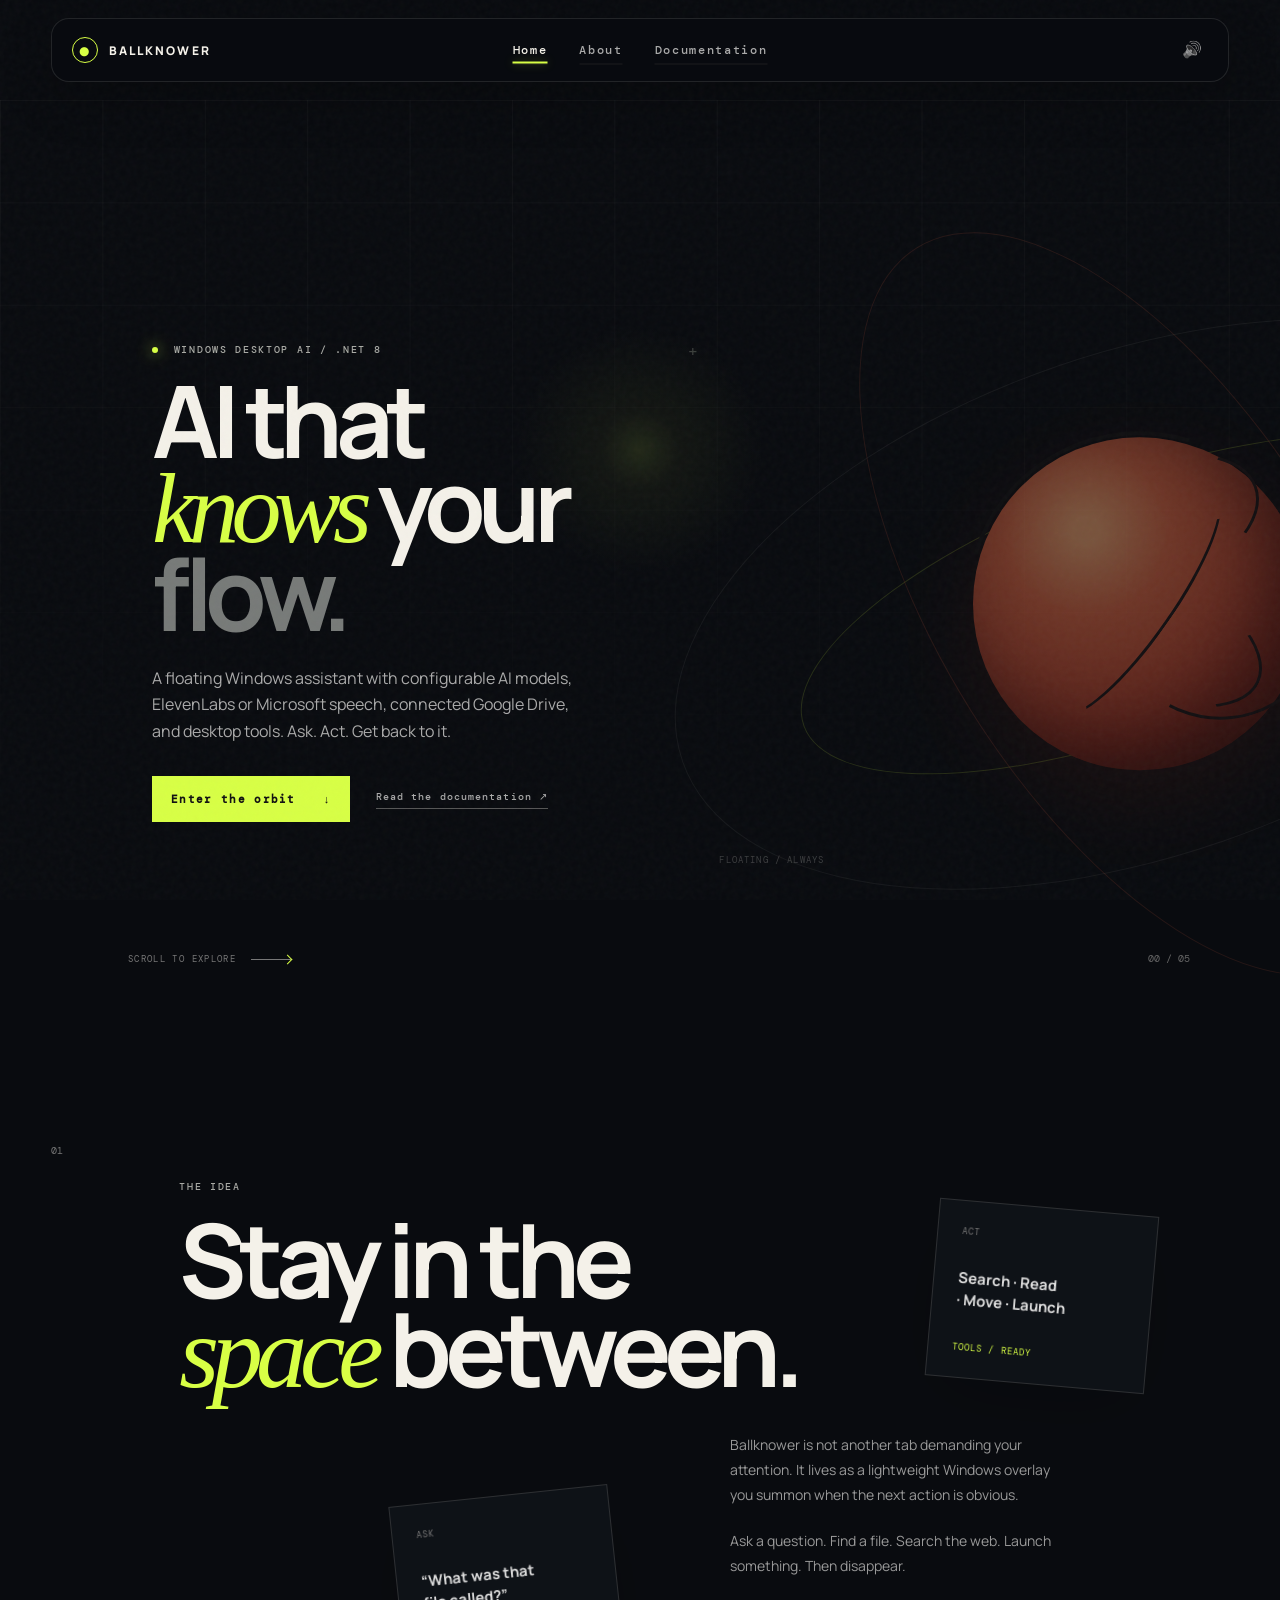
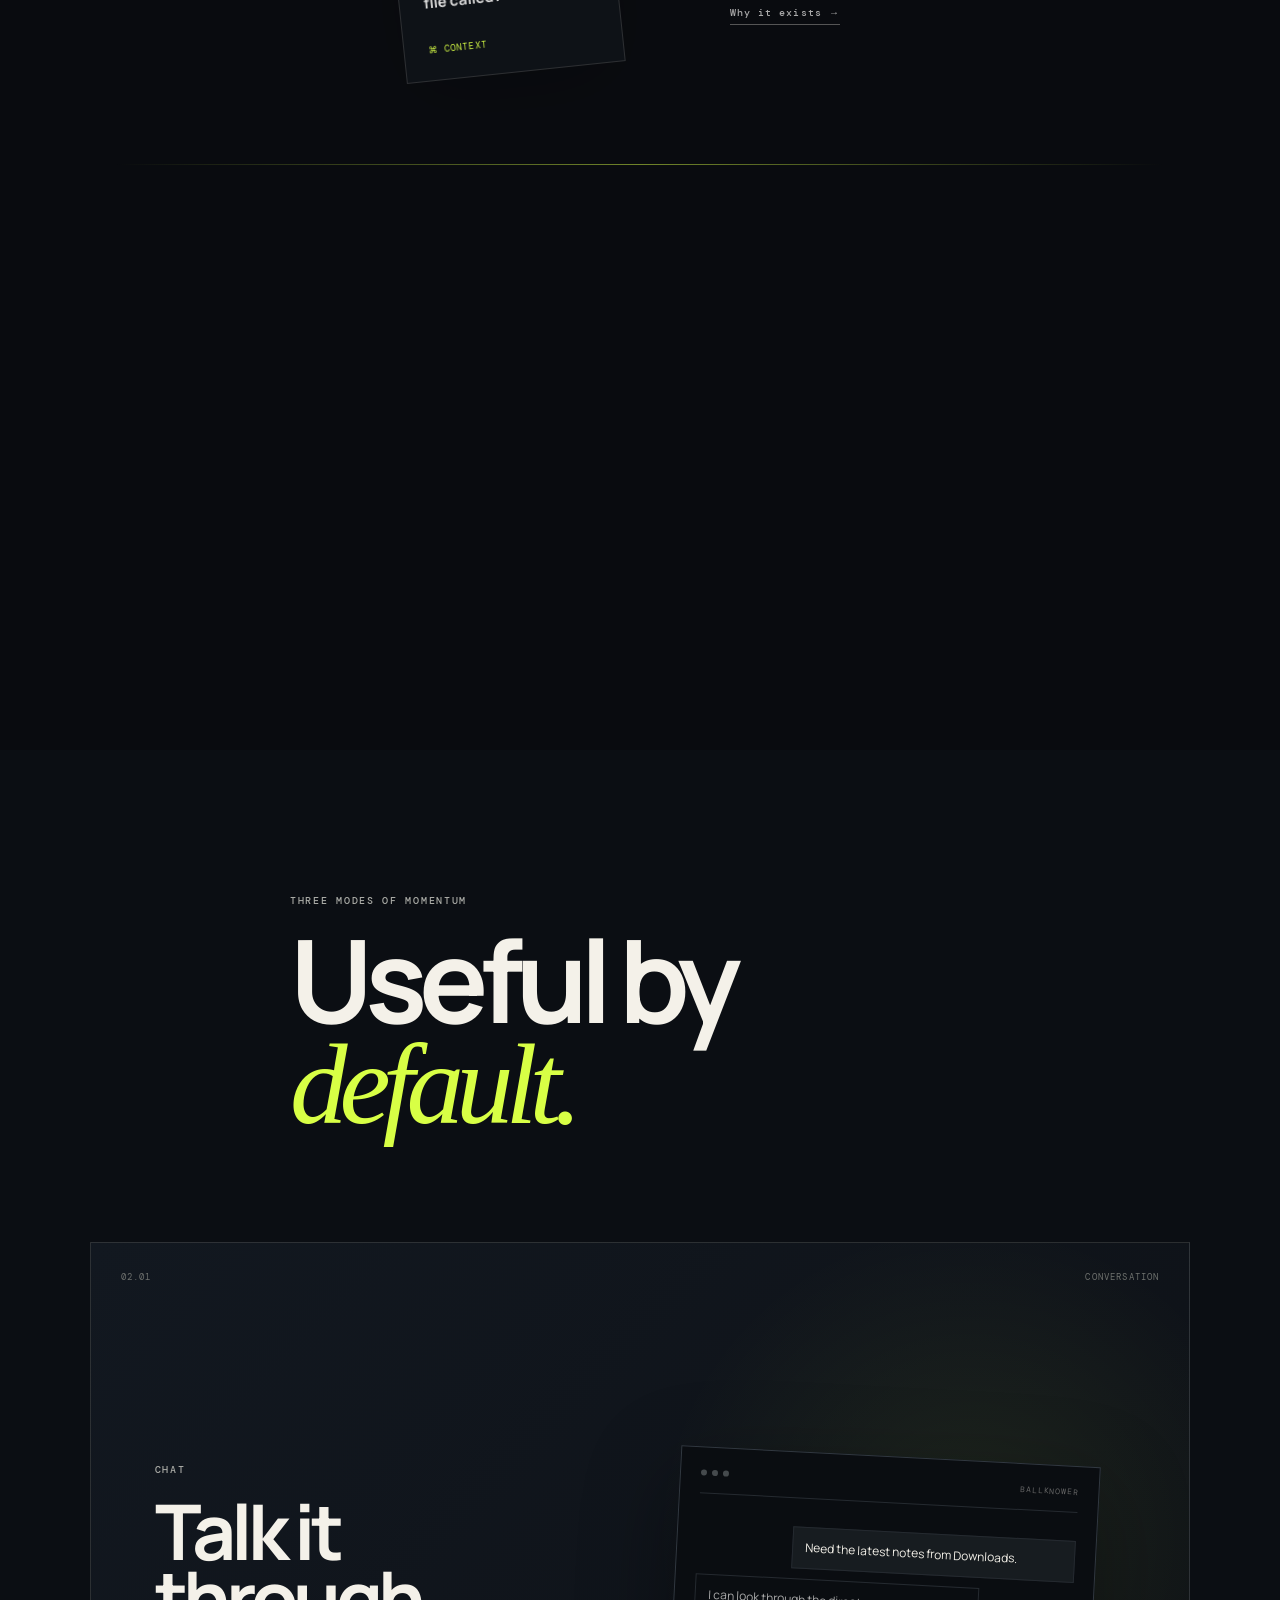
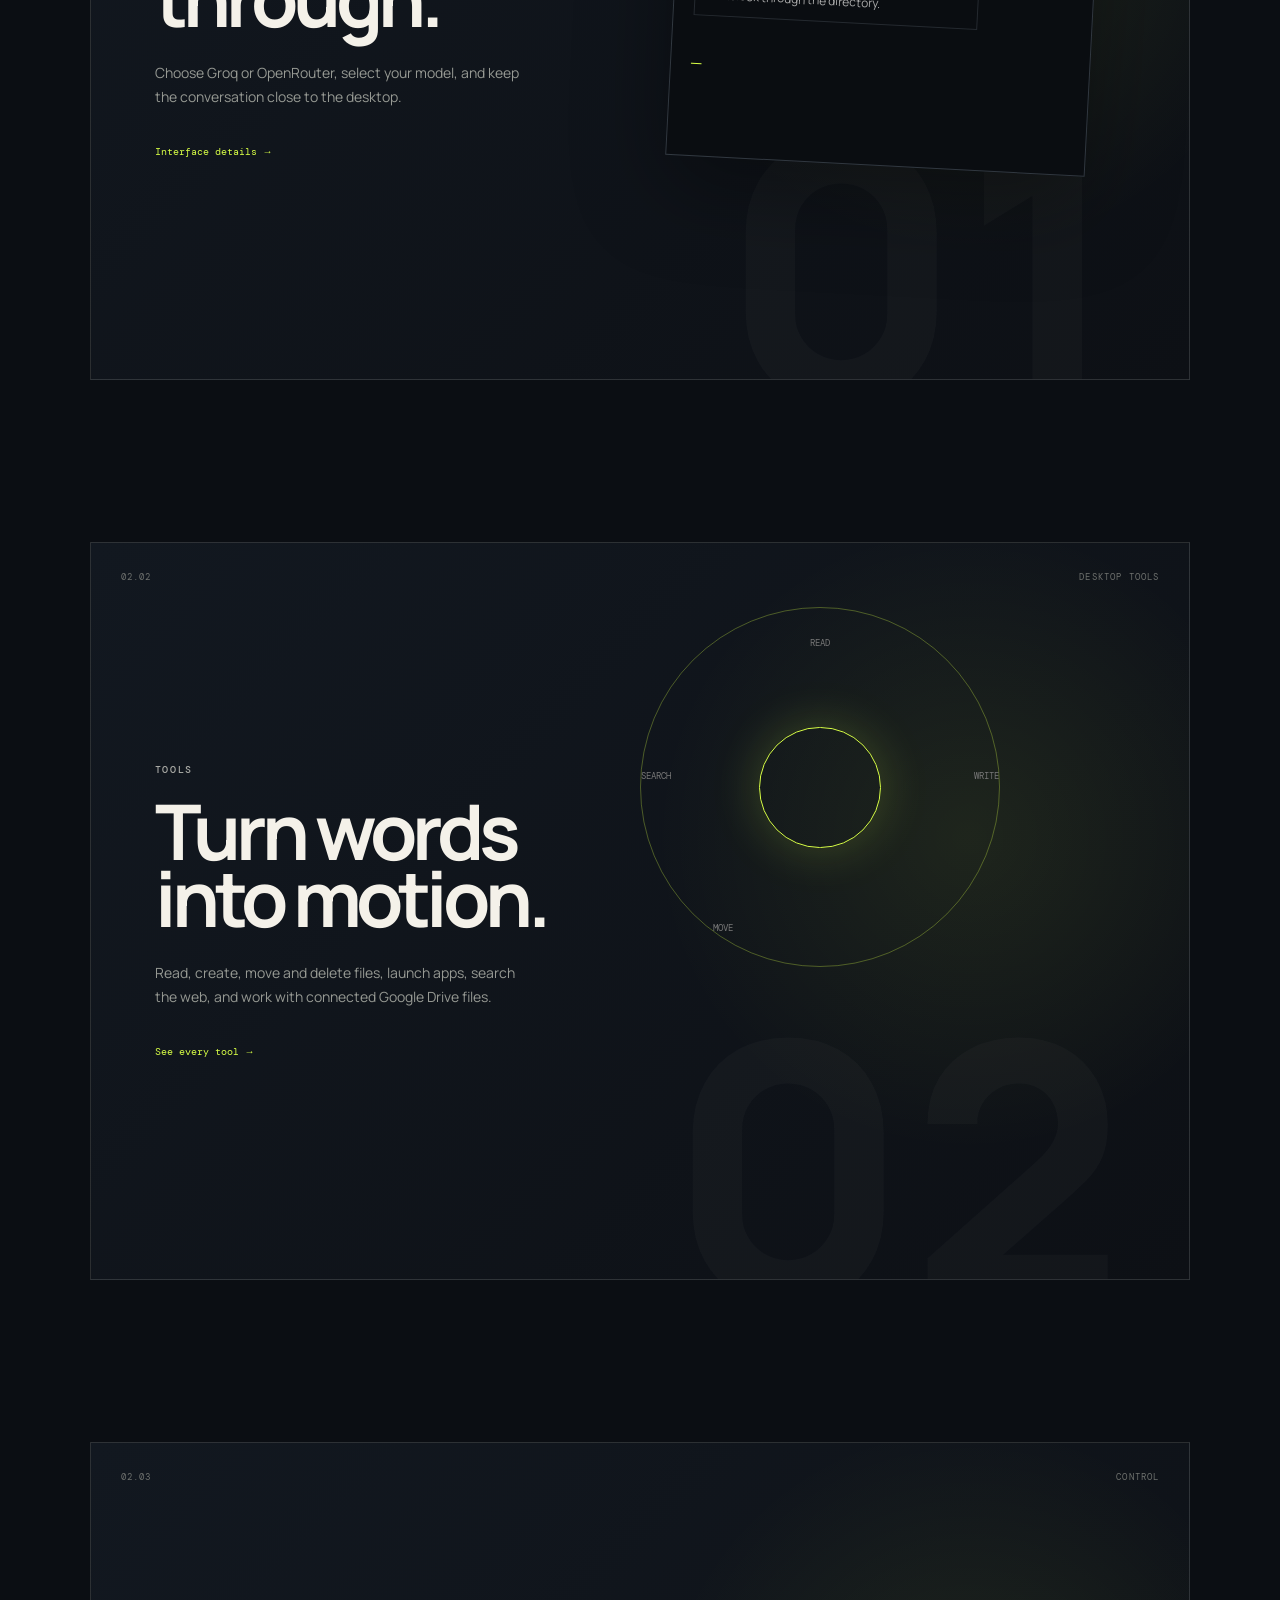
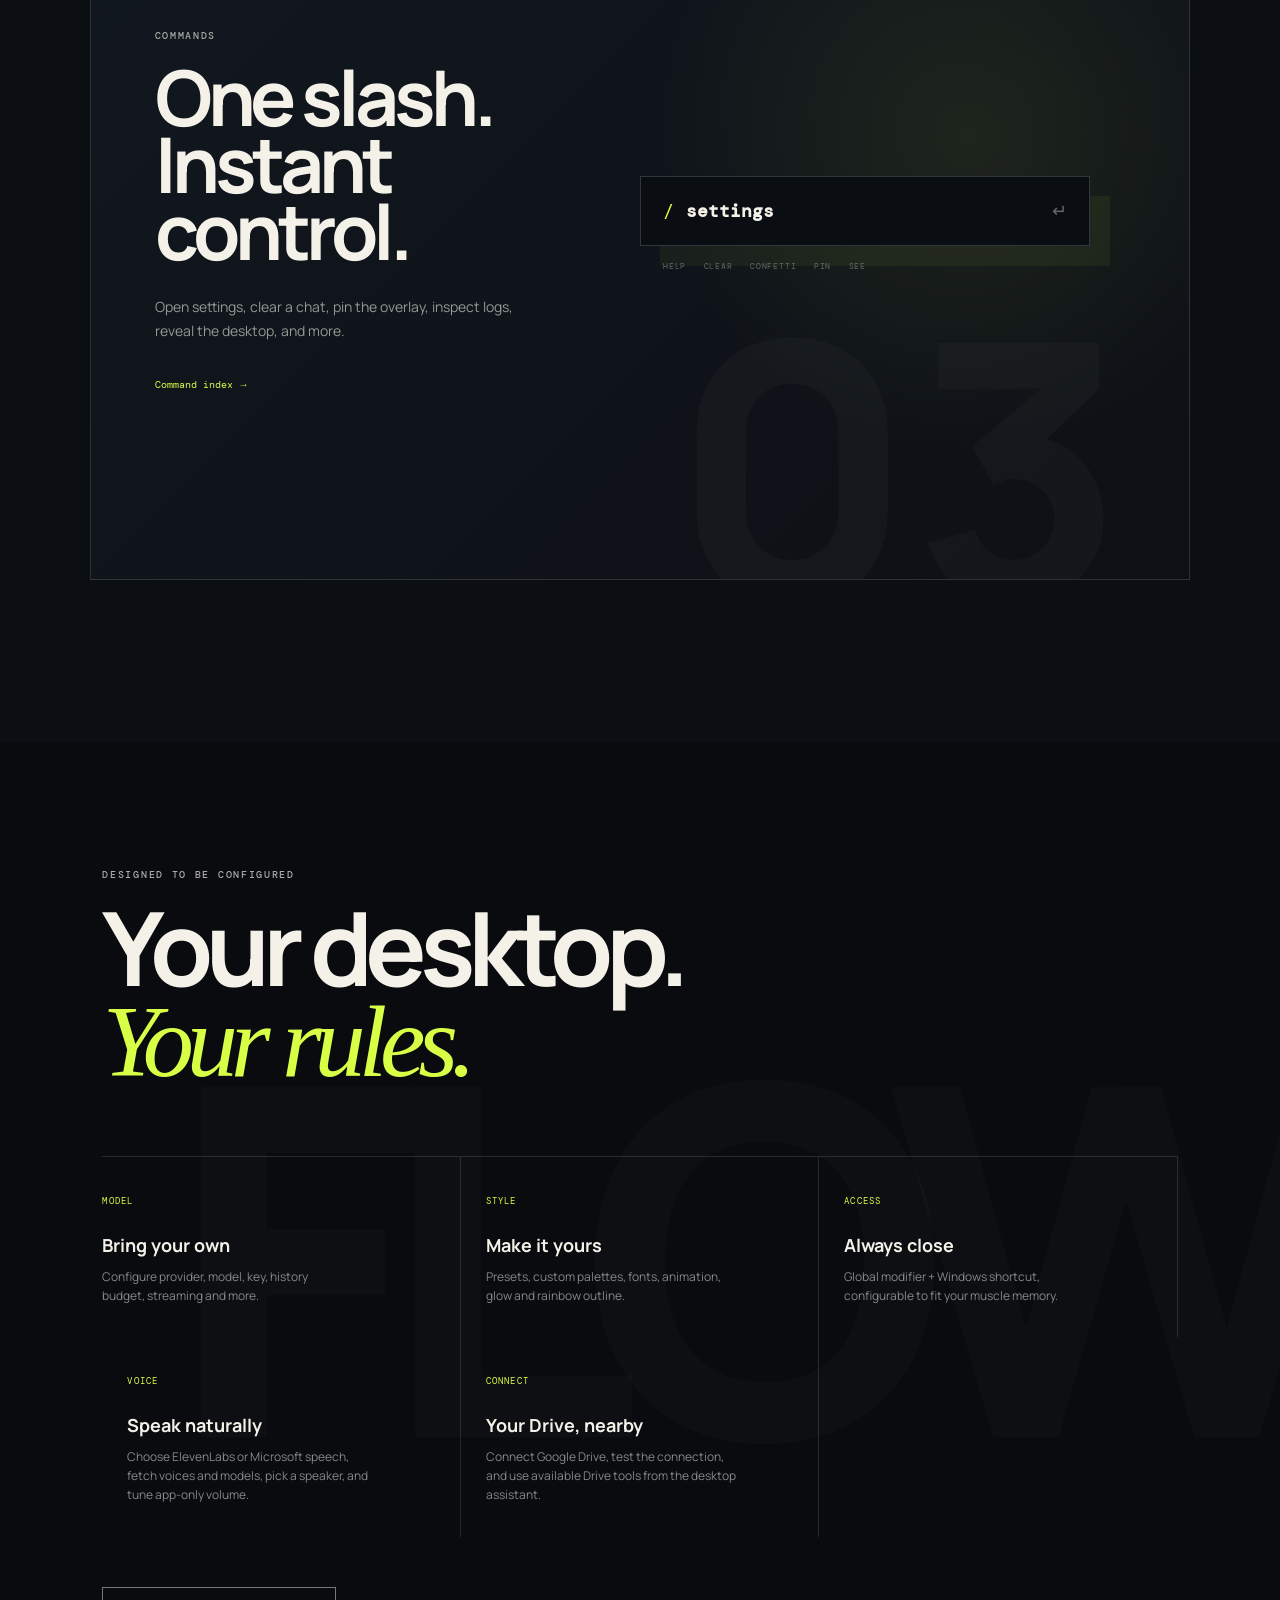
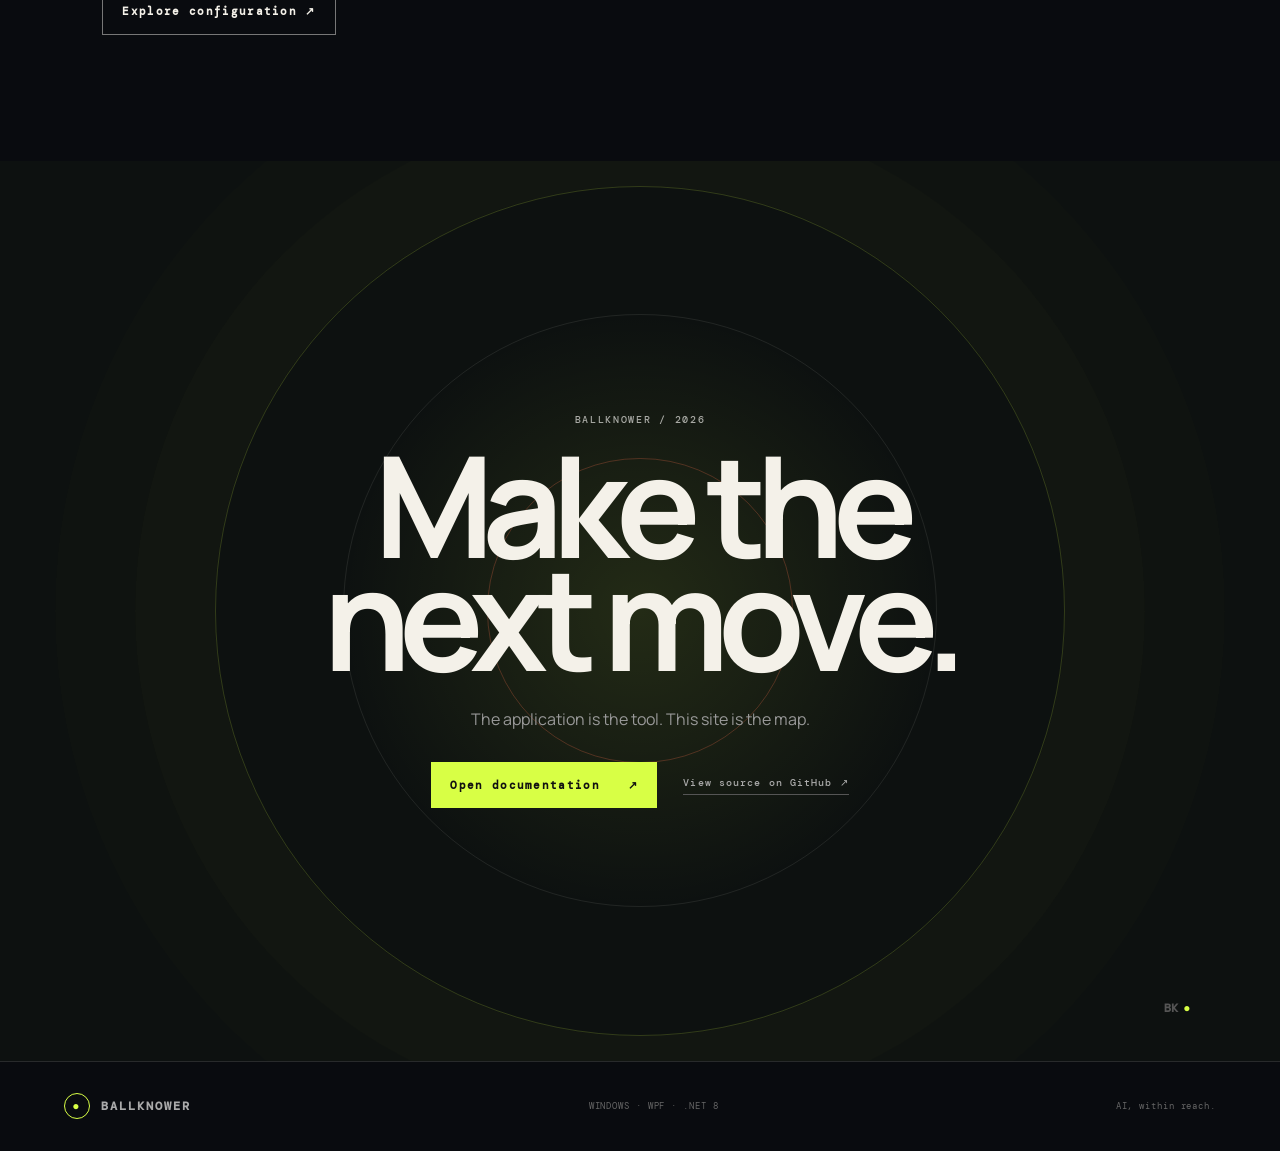
<file: index.html>
<!doctype html>
<html lang="en">
<head>
  <meta charset="utf-8">
  <meta name="viewport" content="width=device-width, initial-scale=1">
  <meta http-equiv="refresh" content="0; url=./docs/">
  <link rel="canonical" href="./docs/">
  <title>Ballknower</title>
  <script>
    window.location.replace("./docs/");
  </script>
</head>
<body>
  <p>Redirecting to <a href="./docs/">Ballknower</a>…</p>
</body>
</html>
</file>
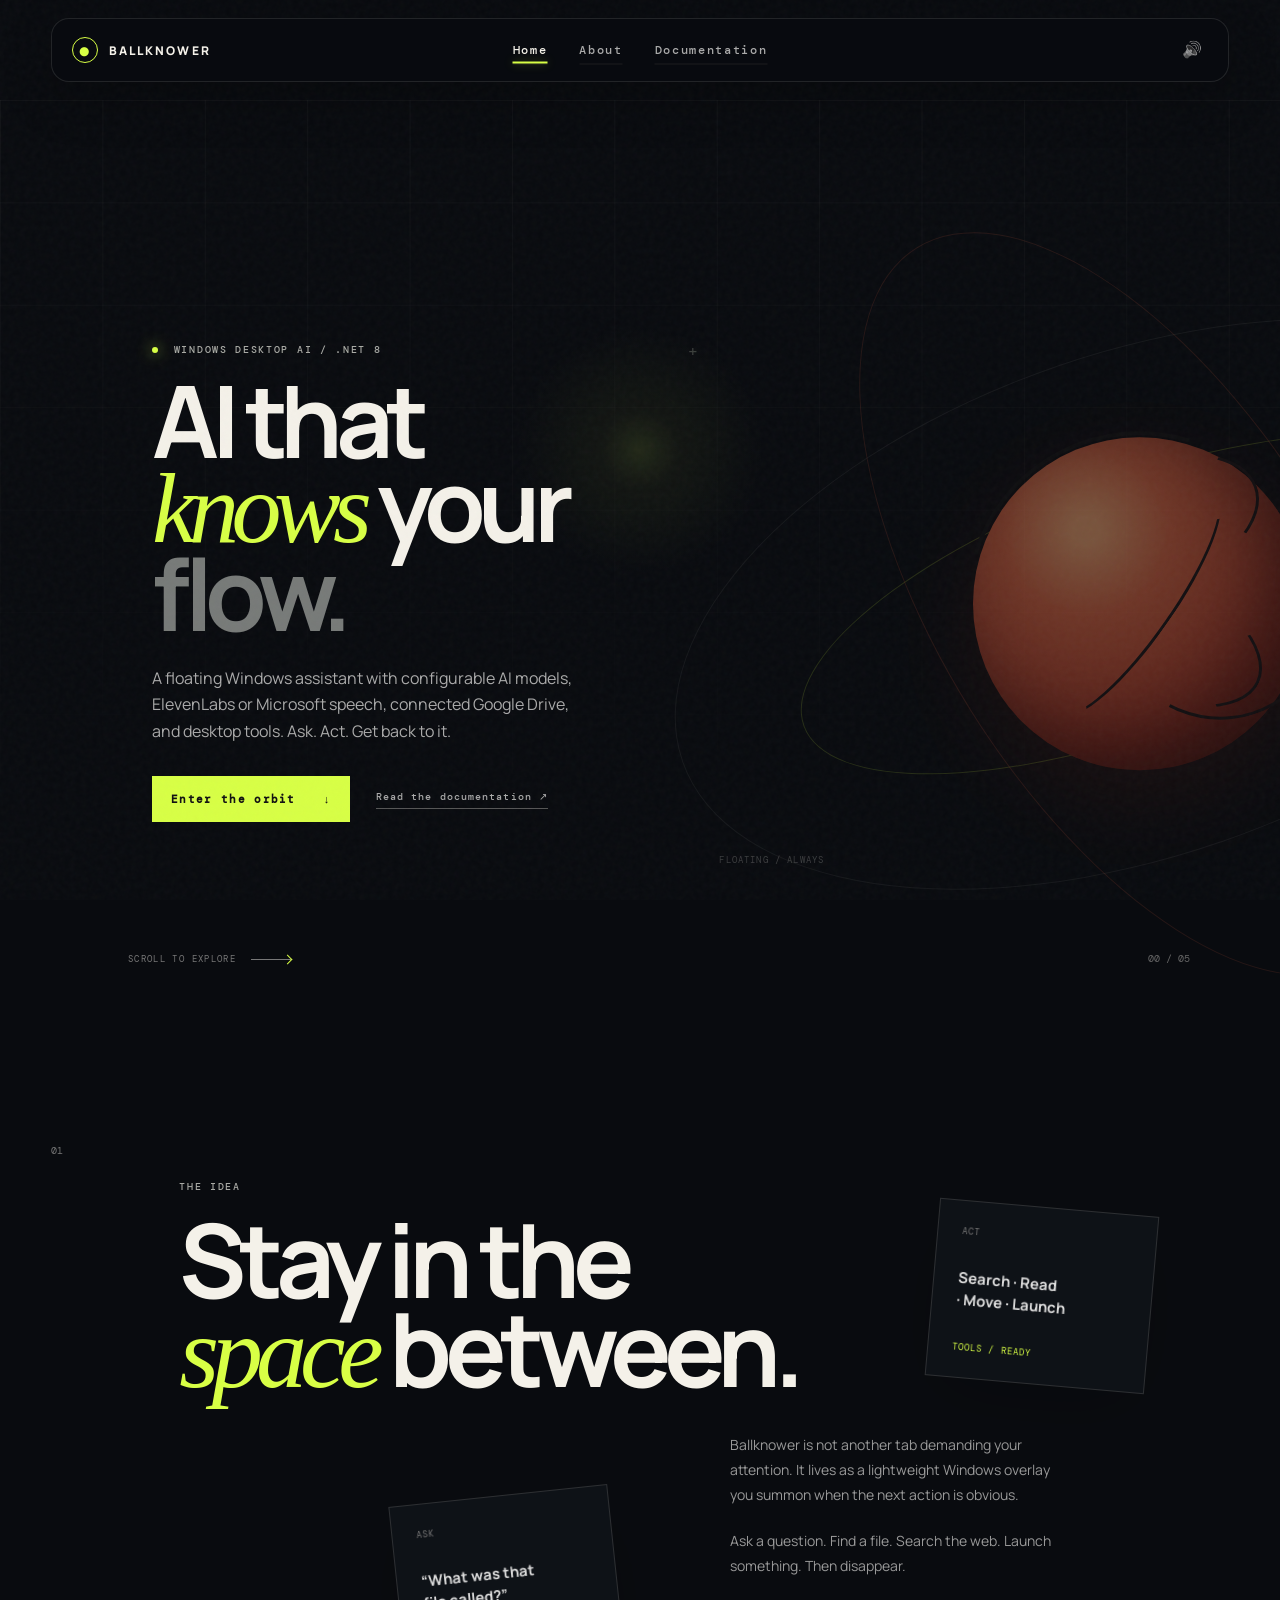
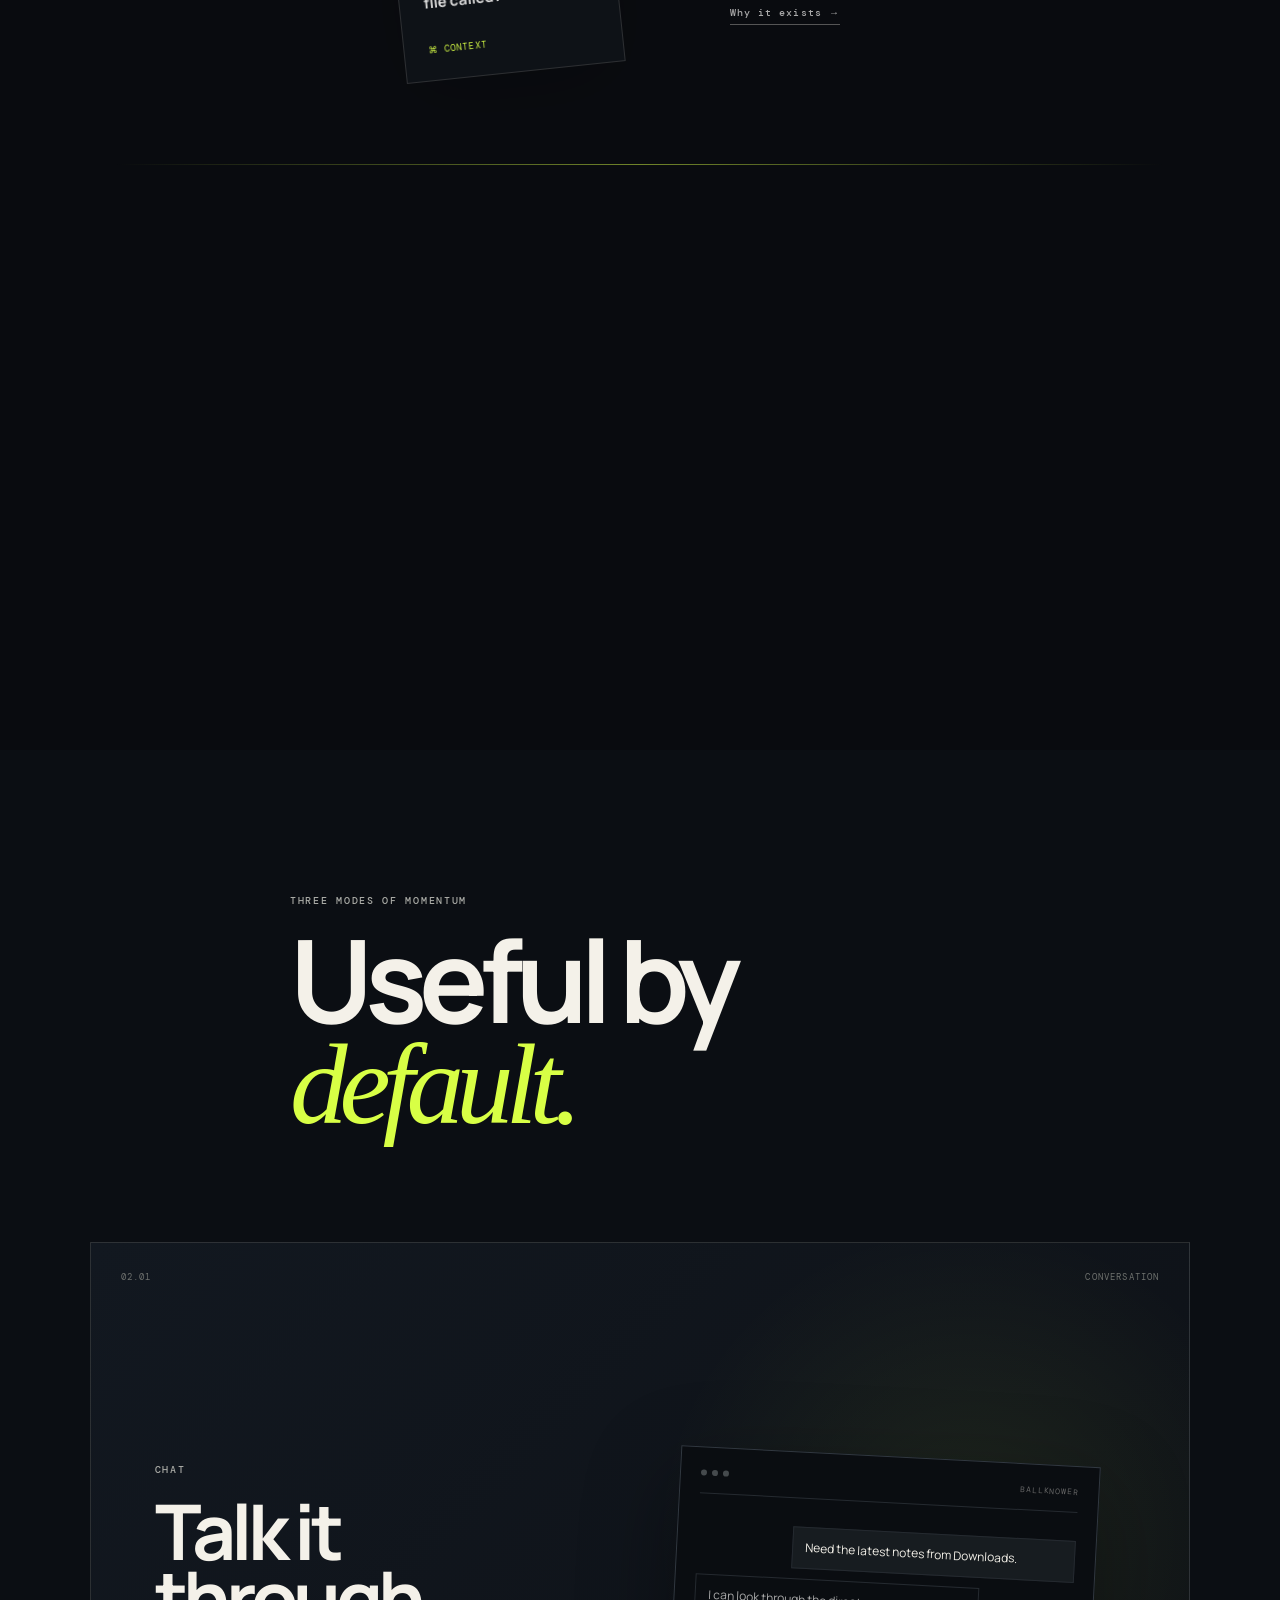
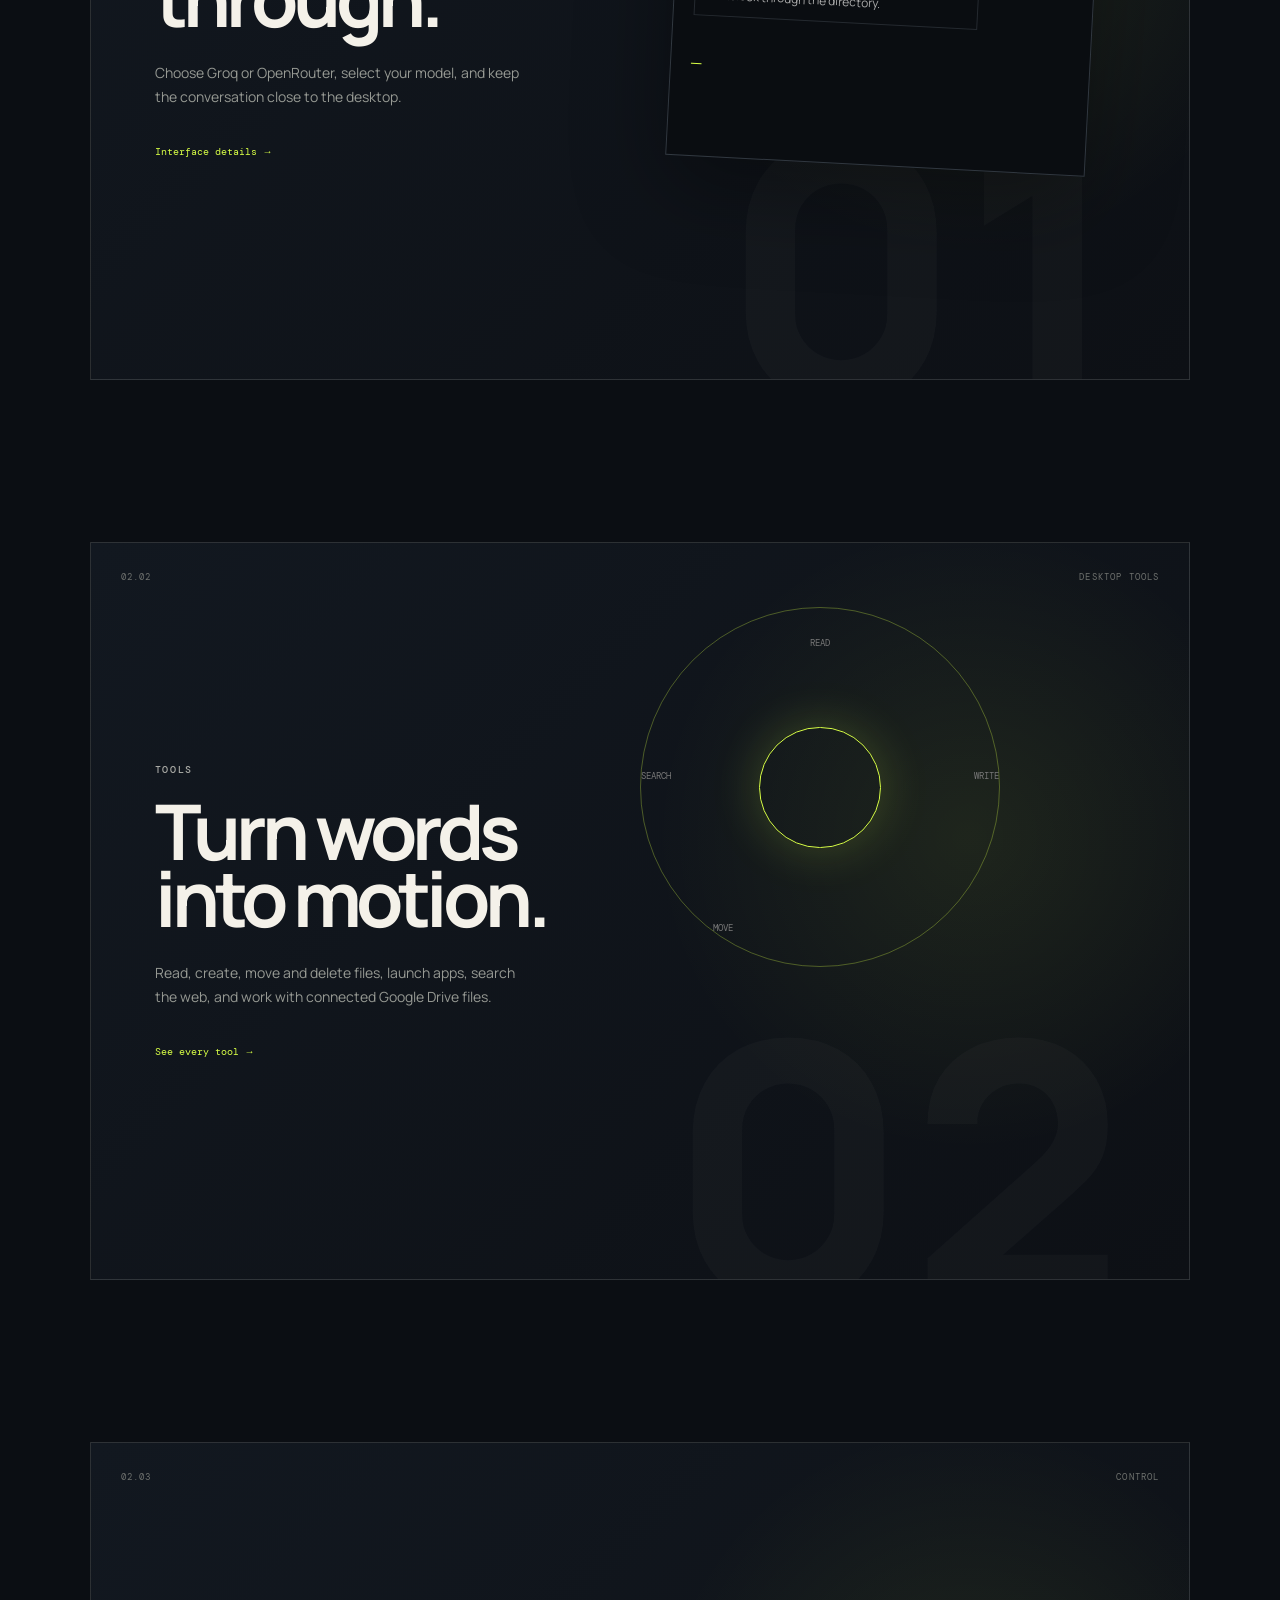
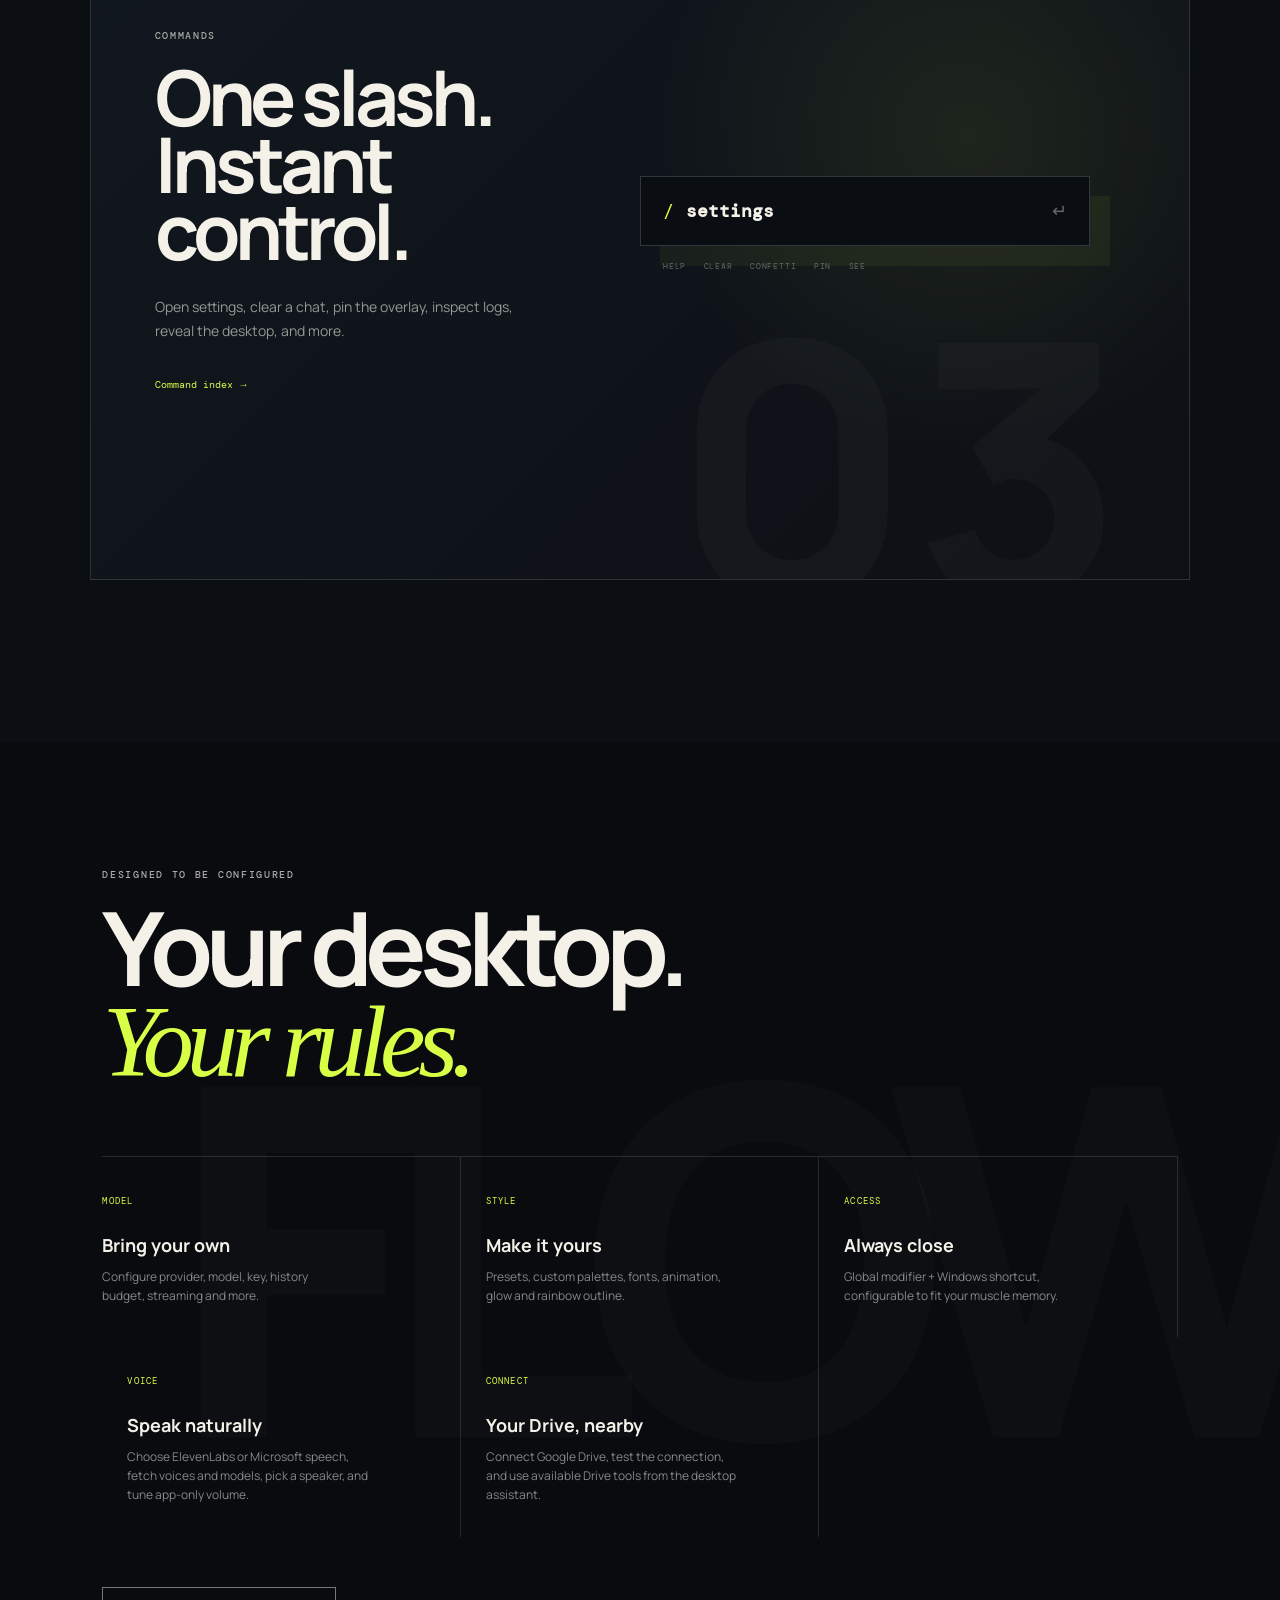
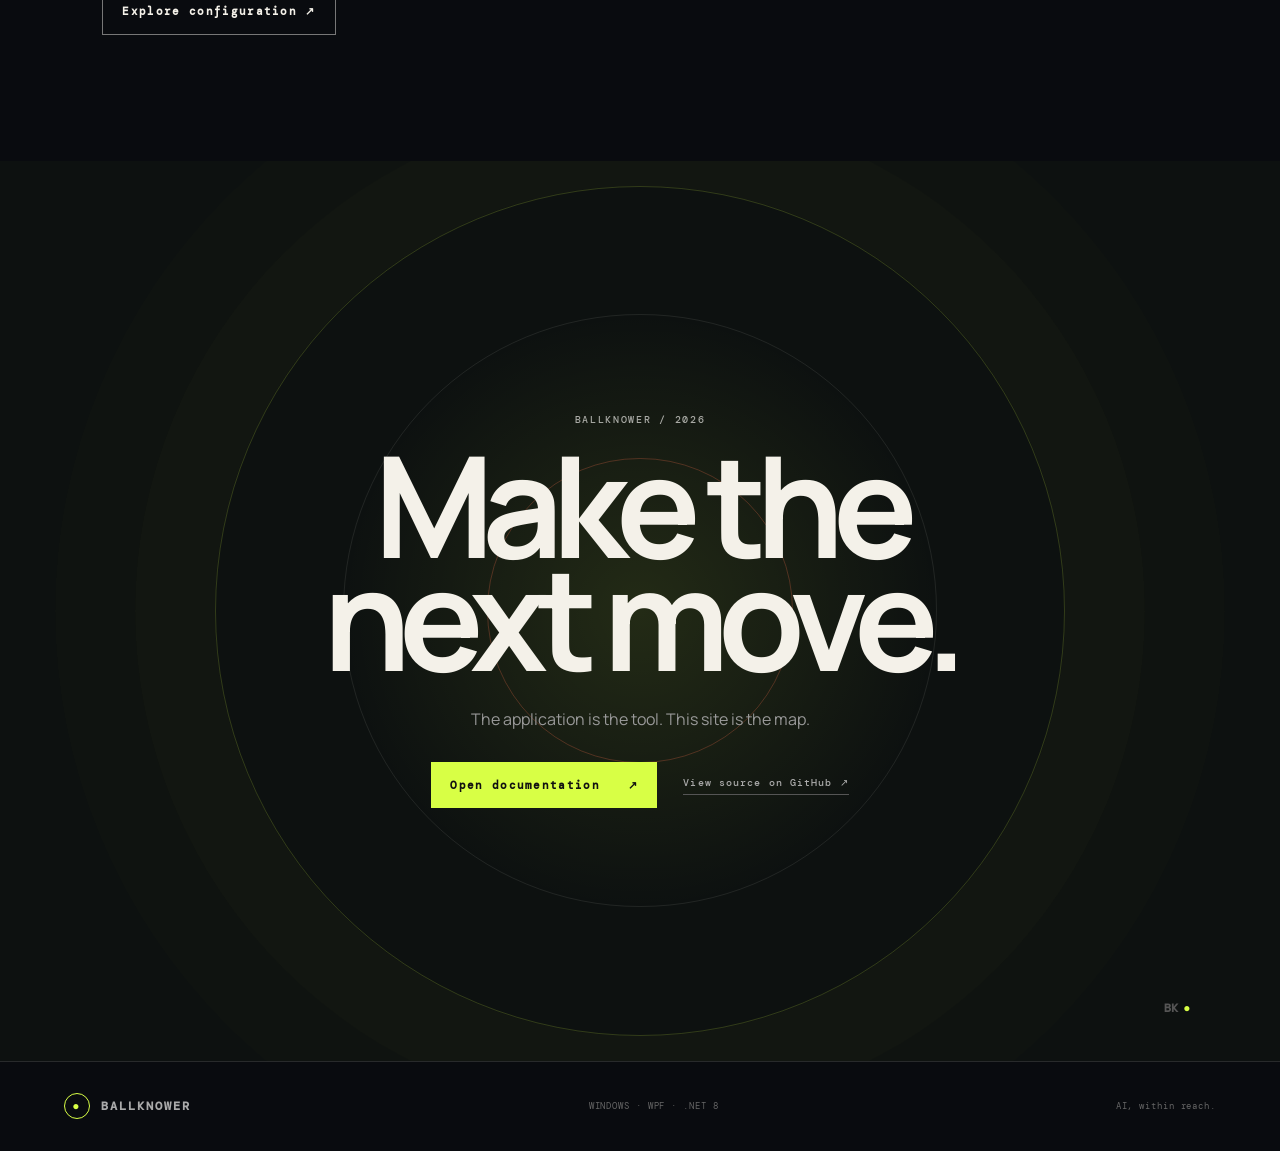
<file: docs/index.html>
<!doctype html>
<html lang="en">
<head>
<meta charset="utf-8"><meta name="viewport" content="width=device-width,initial-scale=1">
<meta name="theme-color" content="#090b0f">
<meta name="description" content="Ballknower — a floating Windows AI assistant with desktop tools, commands, and configurable models.">
<title>Ballknower — know what to ask</title>
<link rel="preconnect" href="https://fonts.googleapis.com">
<link rel="preconnect" href="https://fonts.gstatic.com" crossorigin>
<link href="https://fonts.googleapis.com/css2?family=DM+Mono:wght@400;500&family=Manrope:wght@400;500;600;700;800&display=swap" rel="stylesheet">
<link rel="stylesheet" href="styles.css"><link rel="stylesheet" href="mobile.css" media="(max-width: 800px)"><link rel="stylesheet" href="navbar.css"><script>if(localStorage.getItem("ballknower-home-visited"))document.documentElement.classList.add("skip-loader");</script><script src="script.js" defer></script>
</head>
<body class="site home-page">
<div class="noise" aria-hidden="true"></div>
<div class="cursor-glow" aria-hidden="true"></div>
<div class="loader" aria-hidden="true"><div class="loader-mark">BK</div><div class="loader-line"><span></span></div><p>CALIBRATING THE DESKTOP</p></div>

<header class="site-header">
<a class="brand" href="index.html"><span class="brand-mark">●</span><span>BALLKNOWER</span></a>
<button class="nav-toggle" type="button" aria-expanded="false" aria-controls="site-navigation"><span></span><span></span><span></span></button>
<nav class="nav" id="site-navigation" aria-label="Main navigation"><a class="nav-link active" href="index.html">Home</a><a class="nav-link" href="about.html">About</a><a class="nav-link" href="documentation.html">Documentation</a></nav>
<div class="header-tools"><button class="sound-toggle" type="button" aria-pressed="false" title="Toggle ambient sound"><span class="sound-icon" aria-hidden="true">🔊</span><span class="sound-label">SOUND OFF</span></button><a class="github-link" href="https://github.com/Notagai/ballknower-agent-wpf" target="_blank" rel="noreferrer">SOURCE ↗</a></div>
</header>

<main>
<section class="hero scene-section" data-scene="0">
<div class="hero-grid"></div>
<div class="hero-copy reveal">
<p class="kicker"><span class="pulse-dot"></span> WINDOWS DESKTOP AI / .NET 8</p>
<h1>AI that<br><em>knows</em> your<br><span>flow.</span></h1>
<p class="hero-lead">A floating Windows assistant with configurable AI models, ElevenLabs or Microsoft speech, connected Google Drive, and desktop tools. Ask. Act. Get back to it.</p>
<div class="hero-actions"><a class="button button-solid" href="#story">Enter the orbit <span>↓</span></a><a class="text-link" href="documentation.html">Read the documentation ↗</a></div>
</div>
<div class="hero-object" aria-hidden="true"><div class="orbit orbit-a"></div><div class="orbit orbit-b"></div><div class="orbit orbit-c"></div><div class="ball"><span></span><i></i><b></b></div><div class="crosshair crosshair-a">+</div><div class="crosshair crosshair-b">+</div><div class="object-label label-a">READY / 01</div><div class="object-label label-b">FLOATING / ALWAYS</div></div>
<div class="scroll-cue"><span>SCROLL TO EXPLORE</span><i></i></div>
<div class="hero-index">00 / 05</div>
</section>

<section id="story" class="story scene-section" data-scene="1">
<div class="story-sticky">
<div class="section-number">01</div>
<div class="story-title reveal"><p class="kicker">THE IDEA</p><h2>Stay in the<br><em>space</em> between.</h2></div>
<div class="story-copy reveal"><p>Ballknower is not another tab demanding your attention. It lives as a lightweight Windows overlay you summon when the next action is obvious.</p><p>Ask a question. Find a file. Search the web. Launch something. Then disappear.</p><a class="text-link" href="about.html#idea">Why it exists →</a></div>
<div class="floating-card card-one"><span>ASK</span><strong>“What was that<br>file called?”</strong><small>⌘ CONTEXT</small></div>
<div class="floating-card card-two"><span>ACT</span><strong>Search · Read<br>· Move · Launch</strong><small>TOOLS / READY</small></div>
<div class="story-line"></div>
</div>
</section>

<section class="feature-section scene-section" data-scene="2">
<div class="feature-head reveal"><p class="kicker">THREE MODES OF MOMENTUM</p><h2>Useful by<br><em>default.</em></h2></div>
<div class="feature-stack">
<article class="feature-panel panel-chat"><div class="panel-meta"><span>02.01</span><span>CONVERSATION</span></div><div class="panel-number">01</div><div class="panel-copy"><p class="kicker">CHAT</p><h3>Talk it<br>through.</h3><p>Choose Groq or OpenRouter, select your model, and keep the conversation close to the desktop.</p><a href="documentation.html#interface">Interface details →</a></div><div class="panel-visual"><div class="chat-window"><div class="chat-top"><span></span><span></span><span></span><b>BALLKNOWER</b></div><div class="chat-msg msg-a">Need the latest notes from Downloads.</div><div class="chat-msg msg-b">I can look through the directory.</div><div class="chat-caret">_</div></div></div></article>
<article class="feature-panel panel-tools"><div class="panel-meta"><span>02.02</span><span>DESKTOP TOOLS</span></div><div class="panel-number">02</div><div class="panel-copy"><p class="kicker">TOOLS</p><h3>Turn words<br>into motion.</h3><p>Read, create, move and delete files, launch apps, search the web, and work with connected Google Drive files.</p><a href="documentation.html#tools">See every tool →</a></div><div class="tool-orbit"><span>READ</span><span>WRITE</span><span>MOVE</span><span>SEARCH</span><i></i></div></article>
<article class="feature-panel panel-command"><div class="panel-meta"><span>02.03</span><span>CONTROL</span></div><div class="panel-number">03</div><div class="panel-copy"><p class="kicker">COMMANDS</p><h3>One slash.<br>Instant control.</h3><p>Open settings, clear a chat, pin the overlay, inspect logs, reveal the desktop, and more.</p><a href="documentation.html#commands">Command index →</a></div><div class="command-display"><span>/</span><b>settings</b><i>↵</i><small>HELP&nbsp;&nbsp; CLEAR&nbsp;&nbsp; CONFETTI&nbsp;&nbsp; PIN&nbsp;&nbsp; SEE</small></div></article>
</div>
</section>

<section class="manifesto scene-section" data-scene="3">
<div class="manifesto-bg" aria-hidden="true">FLOW</div>
<div class="manifesto-content reveal"><p class="kicker">DESIGNED TO BE CONFIGURED</p><h2>Your desktop.<br><em>Your rules.</em></h2><div class="manifesto-grid"><div><span>MODEL</span><strong>Bring your own</strong><p>Configure provider, model, key, history budget, streaming and more.</p></div><div><span>STYLE</span><strong>Make it yours</strong><p>Presets, custom palettes, fonts, animation, glow and rainbow outline.</p></div><div><span>ACCESS</span><strong>Always close</strong><p>Global modifier + Windows shortcut, configurable to fit your muscle memory.</p></div><div><span>VOICE</span><strong>Speak naturally</strong><p>Choose ElevenLabs or Microsoft speech, fetch voices and models, pick a speaker, and tune app-only volume.</p></div><div><span>CONNECT</span><strong>Your Drive, nearby</strong><p>Connect Google Drive, test the connection, and use available Drive tools from the desktop assistant.</p></div></div><a class="button button-outline" href="documentation.html#style">Explore configuration ↗</a></div>
</section>

<section class="finale scene-section" data-scene="4">
<div class="finale-ring"></div><div class="finale-copy reveal"><p class="kicker">BALLKNOWER / 2026</p><h2>Make the<br>next move.</h2><p>The application is the tool. This site is the map.</p><div class="hero-actions"><a class="button button-solid" href="documentation.html">Open documentation <span>↗</span></a><a class="text-link" href="https://github.com/Notagai/ballknower-agent-wpf" target="_blank" rel="noreferrer">View source on GitHub ↗</a></div></div>
<div class="finale-mark" aria-hidden="true">BK<span>●</span></div>
</section>
</main>

<footer class="site-footer"><a class="brand" href="index.html"><span class="brand-mark">●</span><span>BALLKNOWER</span></a><span>WINDOWS · WPF · .NET 8</span><span>AI, within reach.</span></footer>
</body></html>
</file>
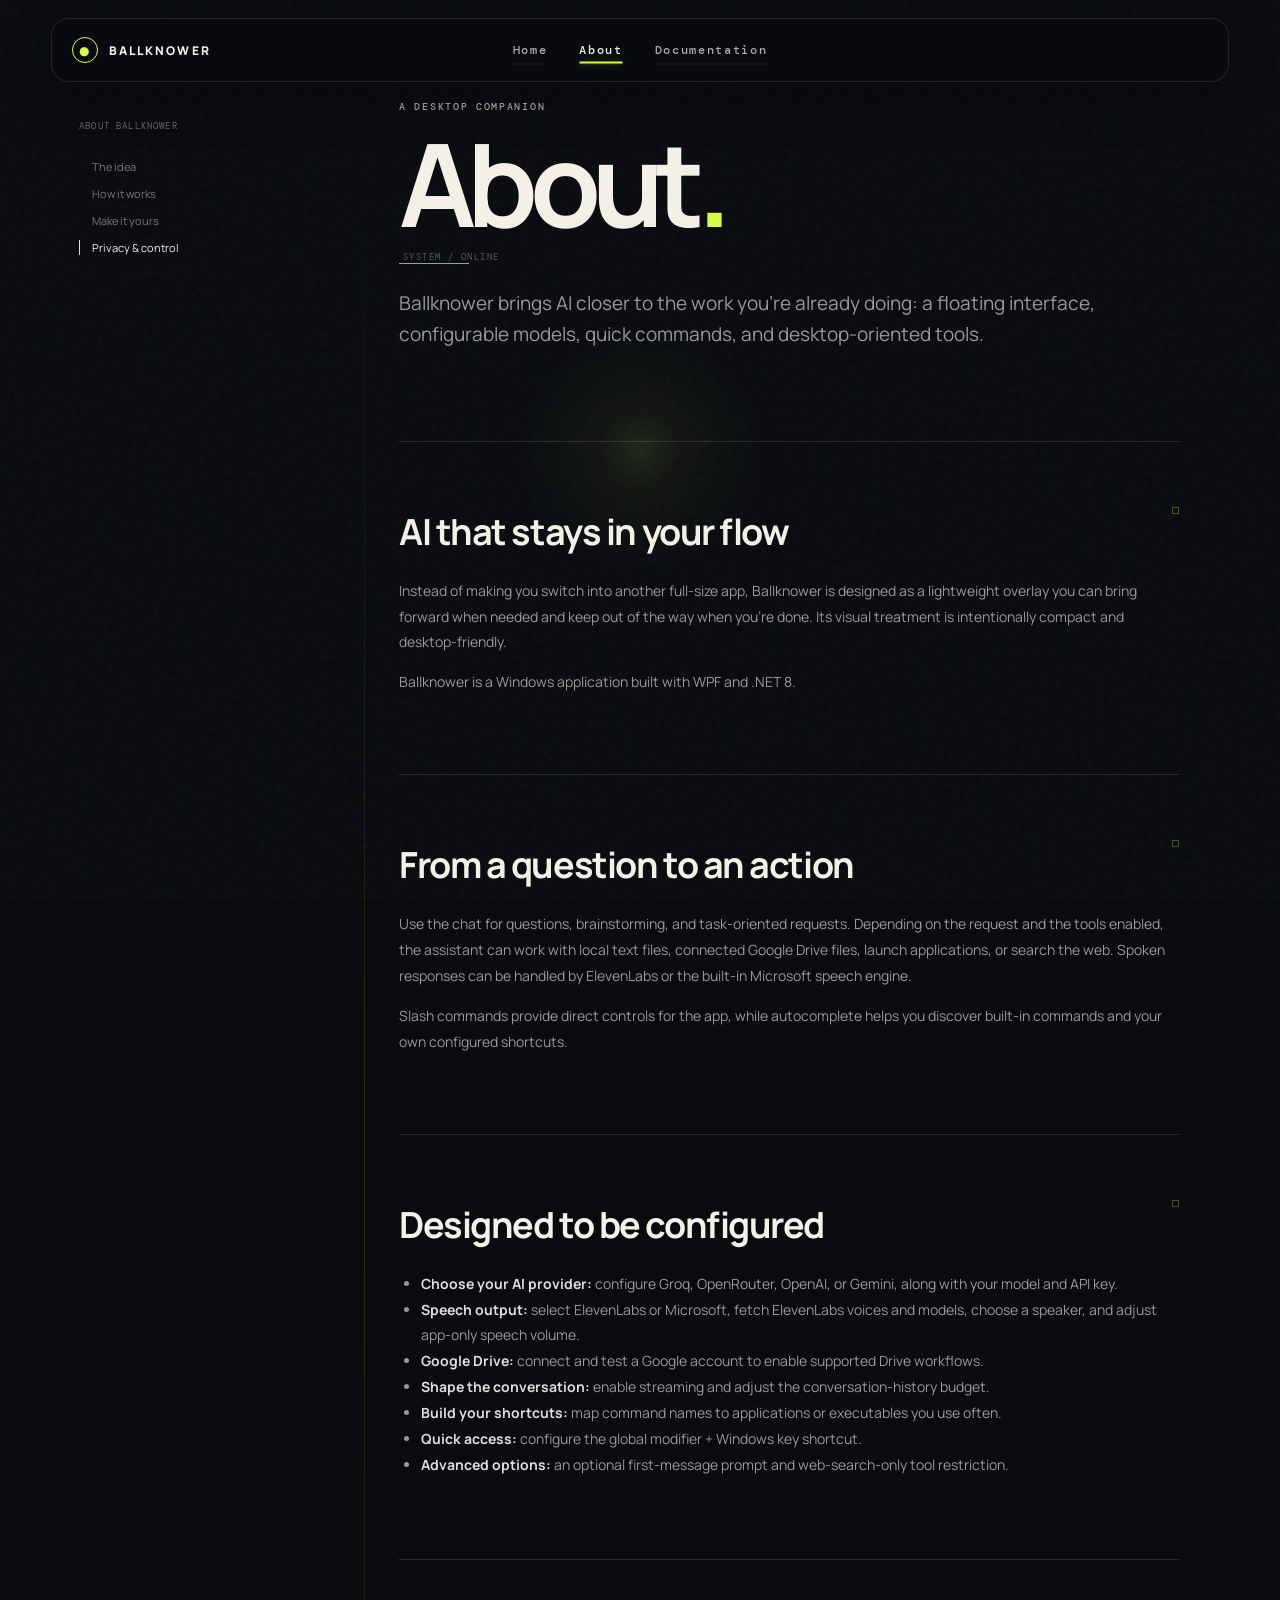
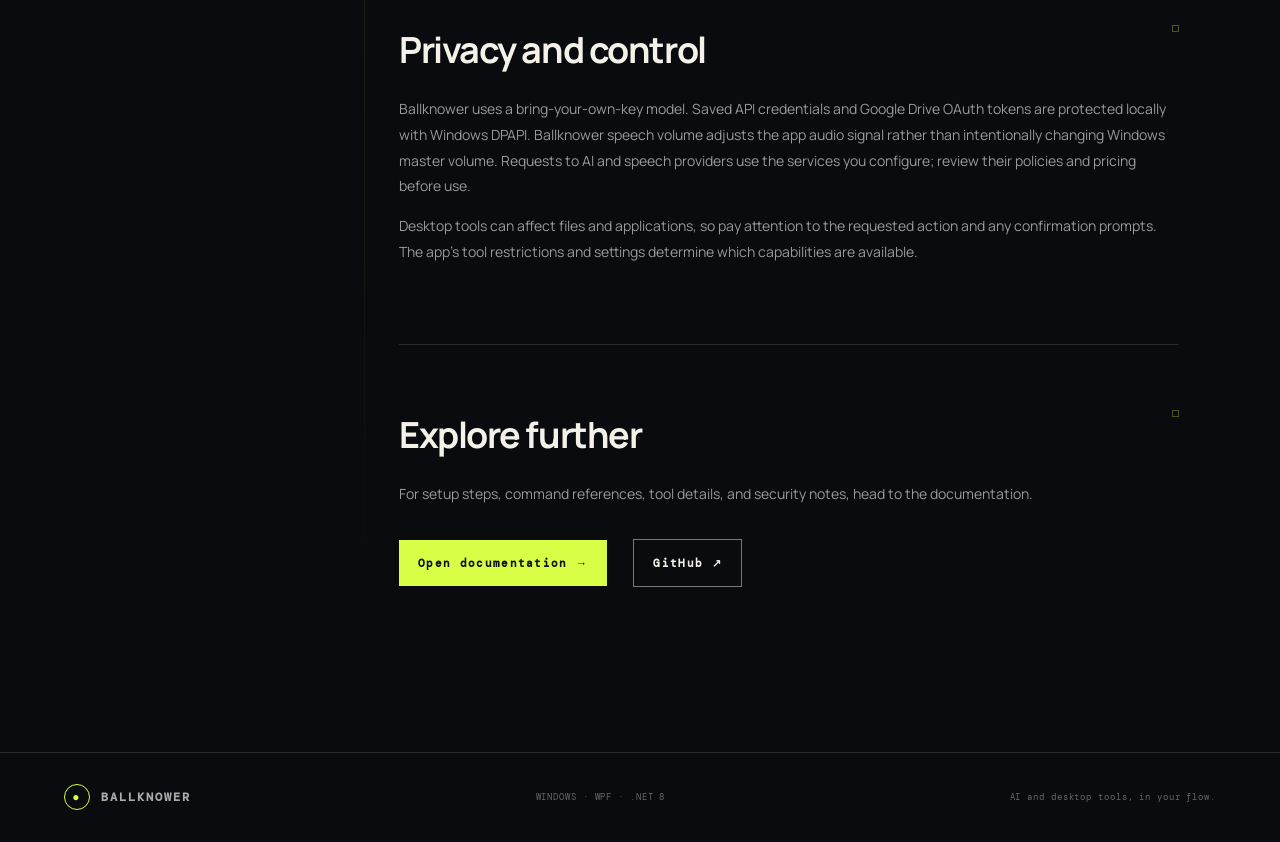
<file: docs/about.html>
<!doctype html><html lang="en"><head><meta charset="utf-8"><meta name="viewport" content="width=device-width,initial-scale=1"><meta name="theme-color" content="#090b0f"><title>About — Ballknower</title><link rel="preconnect" href="https://fonts.googleapis.com"><link rel="preconnect" href="https://fonts.gstatic.com" crossorigin><link href="https://fonts.googleapis.com/css2?family=DM+Mono:wght@400;500&family=Manrope:wght@400;500;600;700;800&display=swap" rel="stylesheet"><link rel="stylesheet" href="styles.css"><link rel="stylesheet" href="mobile.css" media="(max-width: 800px)"><link rel="stylesheet" href="navbar.css"><script src="script.js" defer></script></head><body class="site about-page"><div class="noise"></div><div class="cursor-glow" aria-hidden="true"></div><div class="page-orbit orbit-about" aria-hidden="true"></div><div class="page-scan" aria-hidden="true"></div><header class="site-header"><a class="brand" href="index.html"><span class="brand-mark">●</span><span>BALLKNOWER</span></a><button class="nav-toggle" type="button" aria-expanded="false" aria-controls="site-navigation"><span></span><span></span><span></span></button><nav class="nav" id="site-navigation" aria-label="Main navigation"><a class="nav-link" href="index.html">Home</a><a class="nav-link active" href="about.html">About</a><a class="nav-link" href="documentation.html">Documentation</a></nav><div class="header-tools"><a class="github-link" href="https://github.com/Notagai/ballknower-agent-wpf" target="_blank" rel="noreferrer">SOURCE ↗</a></div></header><main class="docs-layout"><aside class="docs-sidebar"><div class="sidebar-title">ABOUT BALLKNOWER</div><a href="#idea">The idea</a><a href="#workflow">How it works</a><a href="#customize">Make it yours</a><a href="#privacy">Privacy & control</a></aside><article class="docs-content"><p class="kicker">A DESKTOP COMPANION</p><h1>About<span class="title-period">.</span></h1><p class="docs-lead">Ballknower brings AI closer to the work you're already doing: a floating interface, configurable models, quick commands, and desktop-oriented tools.</p><section id="idea" class="doc-section"><h2>AI that stays in your flow</h2><p>Instead of making you switch into another full-size app, Ballknower is designed as a lightweight overlay you can bring forward when needed and keep out of the way when you're done. Its visual treatment is intentionally compact and desktop-friendly.</p><p>Ballknower is a Windows application built with WPF and .NET 8.</p></section><section id="workflow" class="doc-section"><h2>From a question to an action</h2><p>Use the chat for questions, brainstorming, and task-oriented requests. Depending on the request and the tools enabled, the assistant can work with local text files, connected Google Drive files, launch applications, or search the web. Spoken responses can be handled by ElevenLabs or the built-in Microsoft speech engine.</p><p>Slash commands provide direct controls for the app, while autocomplete helps you discover built-in commands and your own configured shortcuts.</p></section><section id="customize" class="doc-section"><h2>Designed to be configured</h2><ul><li><strong>Choose your AI provider:</strong> configure Groq, OpenRouter, OpenAI, or Gemini, along with your model and API key.</li><li><strong>Speech output:</strong> select ElevenLabs or Microsoft, fetch ElevenLabs voices and models, choose a speaker, and adjust app-only speech volume.</li><li><strong>Google Drive:</strong> connect and test a Google account to enable supported Drive workflows.</li><li><strong>Shape the conversation:</strong> enable streaming and adjust the conversation-history budget.</li><li><strong>Build your shortcuts:</strong> map command names to applications or executables you use often.</li><li><strong>Quick access:</strong> configure the global modifier + Windows key shortcut.</li><li><strong>Advanced options:</strong> an optional first-message prompt and web-search-only tool restriction.</li></ul></section><section id="privacy" class="doc-section"><h2>Privacy and control</h2><p>Ballknower uses a bring-your-own-key model. Saved API credentials and Google Drive OAuth tokens are protected locally with Windows DPAPI. Ballknower speech volume adjusts the app audio signal rather than intentionally changing Windows master volume. Requests to AI and speech providers use the services you configure; review their policies and pricing before use.</p><p>Desktop tools can affect files and applications, so pay attention to the requested action and any confirmation prompts. The app's tool restrictions and settings determine which capabilities are available.</p></section><section class="doc-section"><h2>Explore further</h2><p>For setup steps, command references, tool details, and security notes, head to the documentation.</p><div class="hero-actions"><a class="button button-solid" href="documentation.html">Open documentation →</a><a class="button button-outline" href="https://github.com/Notagai/ballknower-agent-wpf" target="_blank" rel="noreferrer">GitHub ↗</a></div></section></article></main><footer class="site-footer"><a class="brand" href="index.html"><span class="brand-mark">●</span><span>BALLKNOWER</span></a><span>WINDOWS · WPF · .NET 8</span><span>AI and desktop tools, in your flow.</span></footer></body></html>
</file>
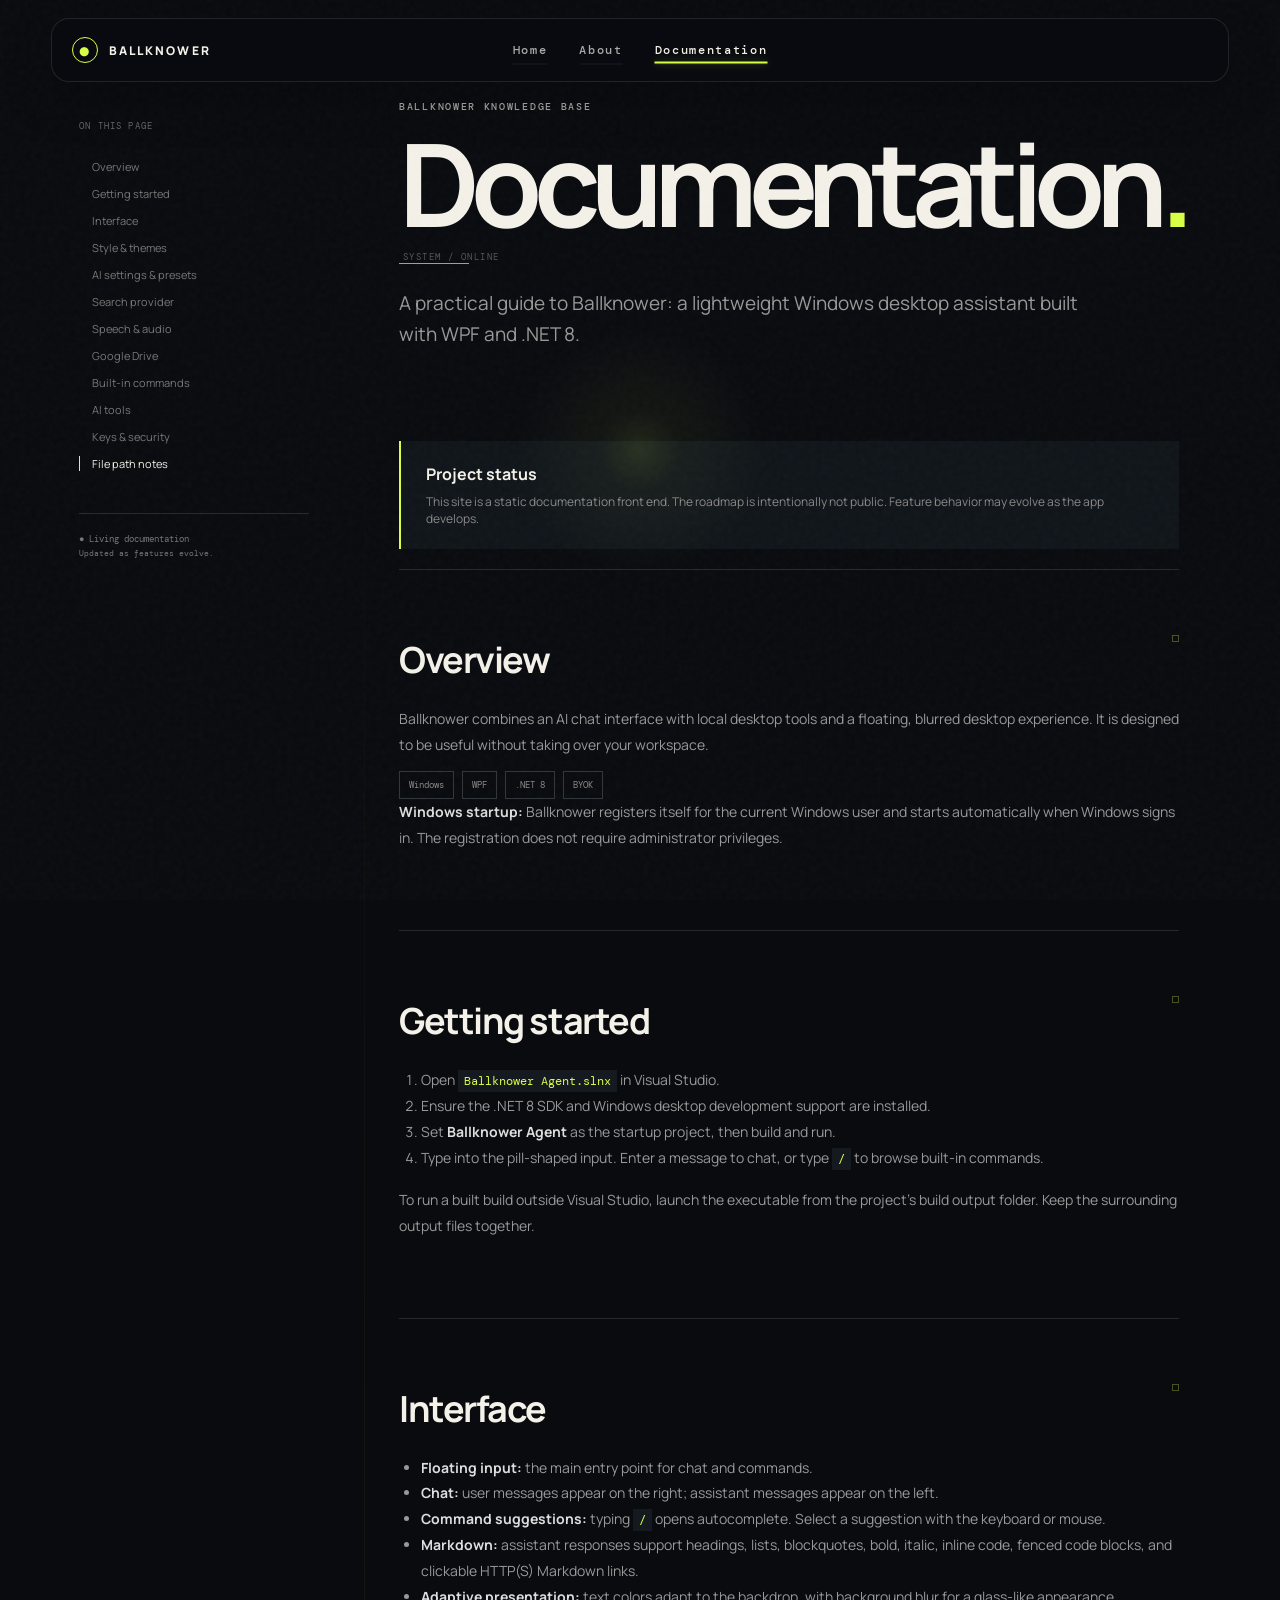
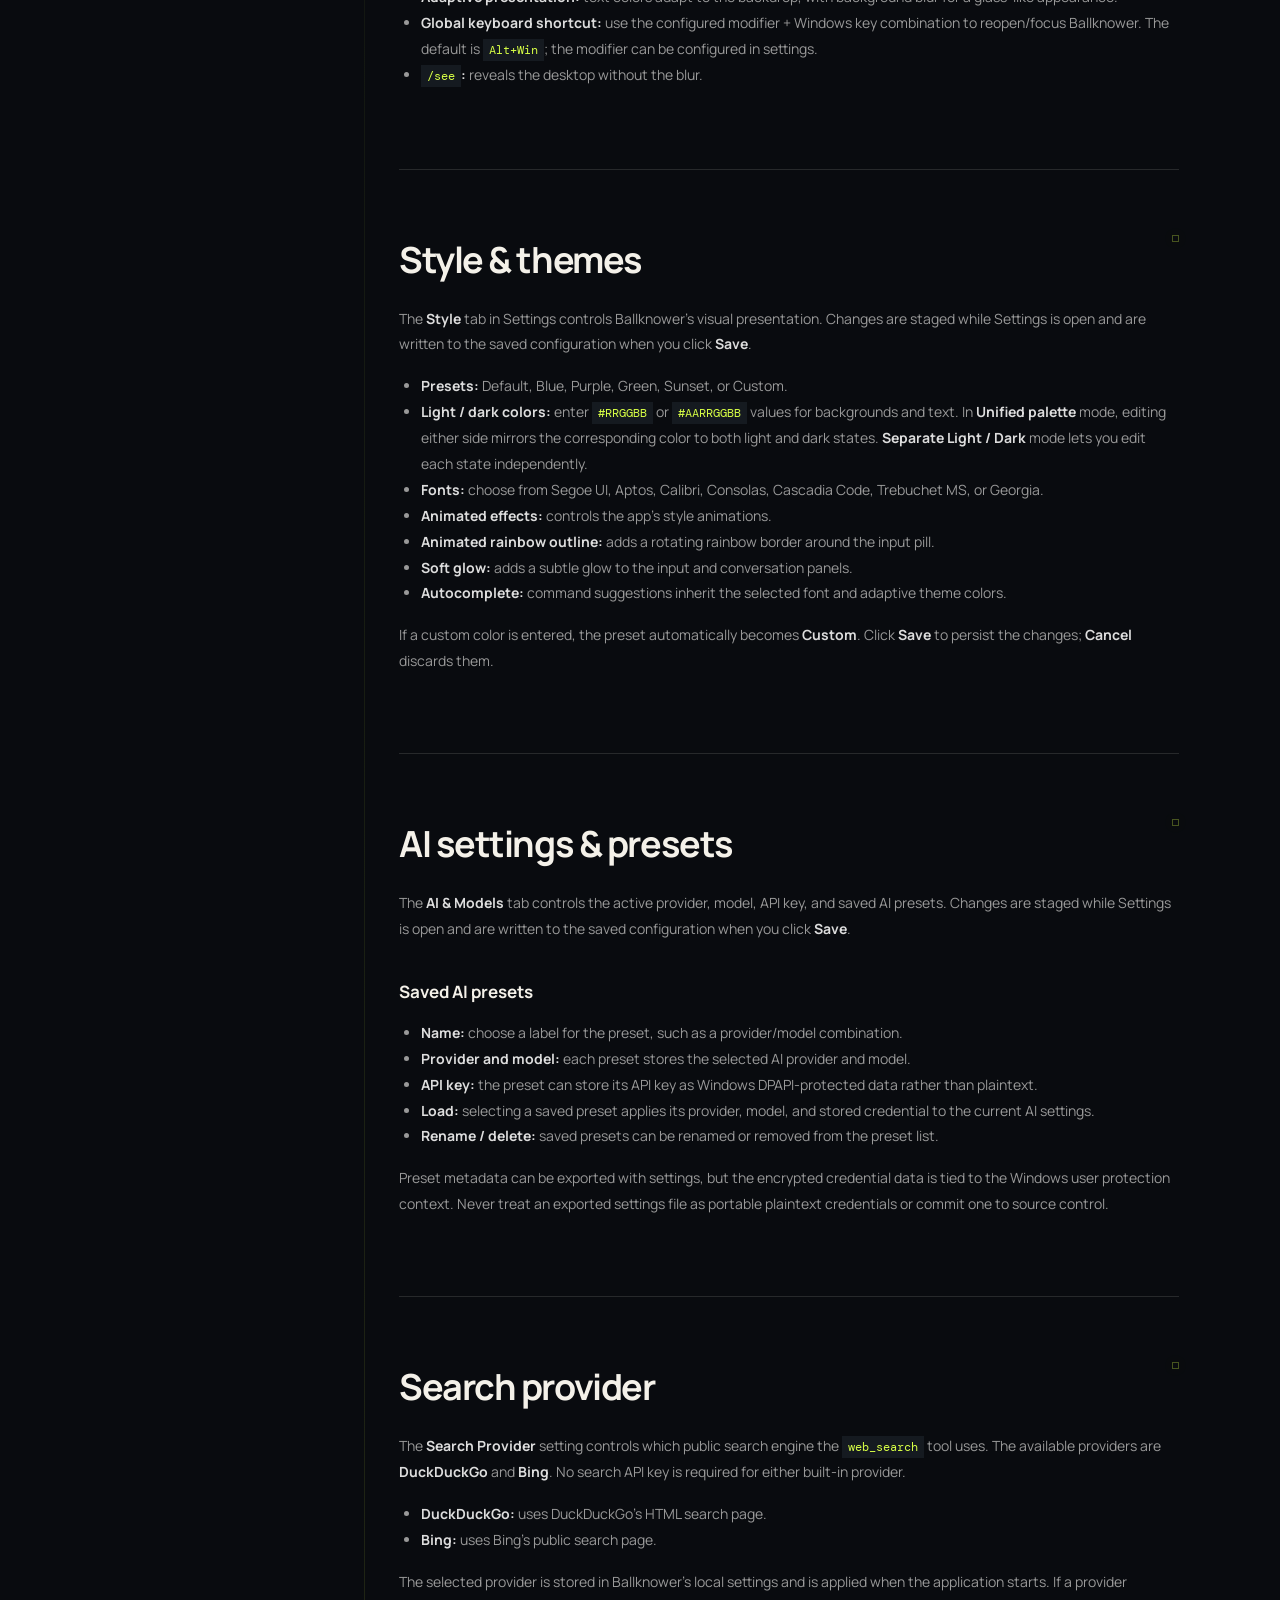
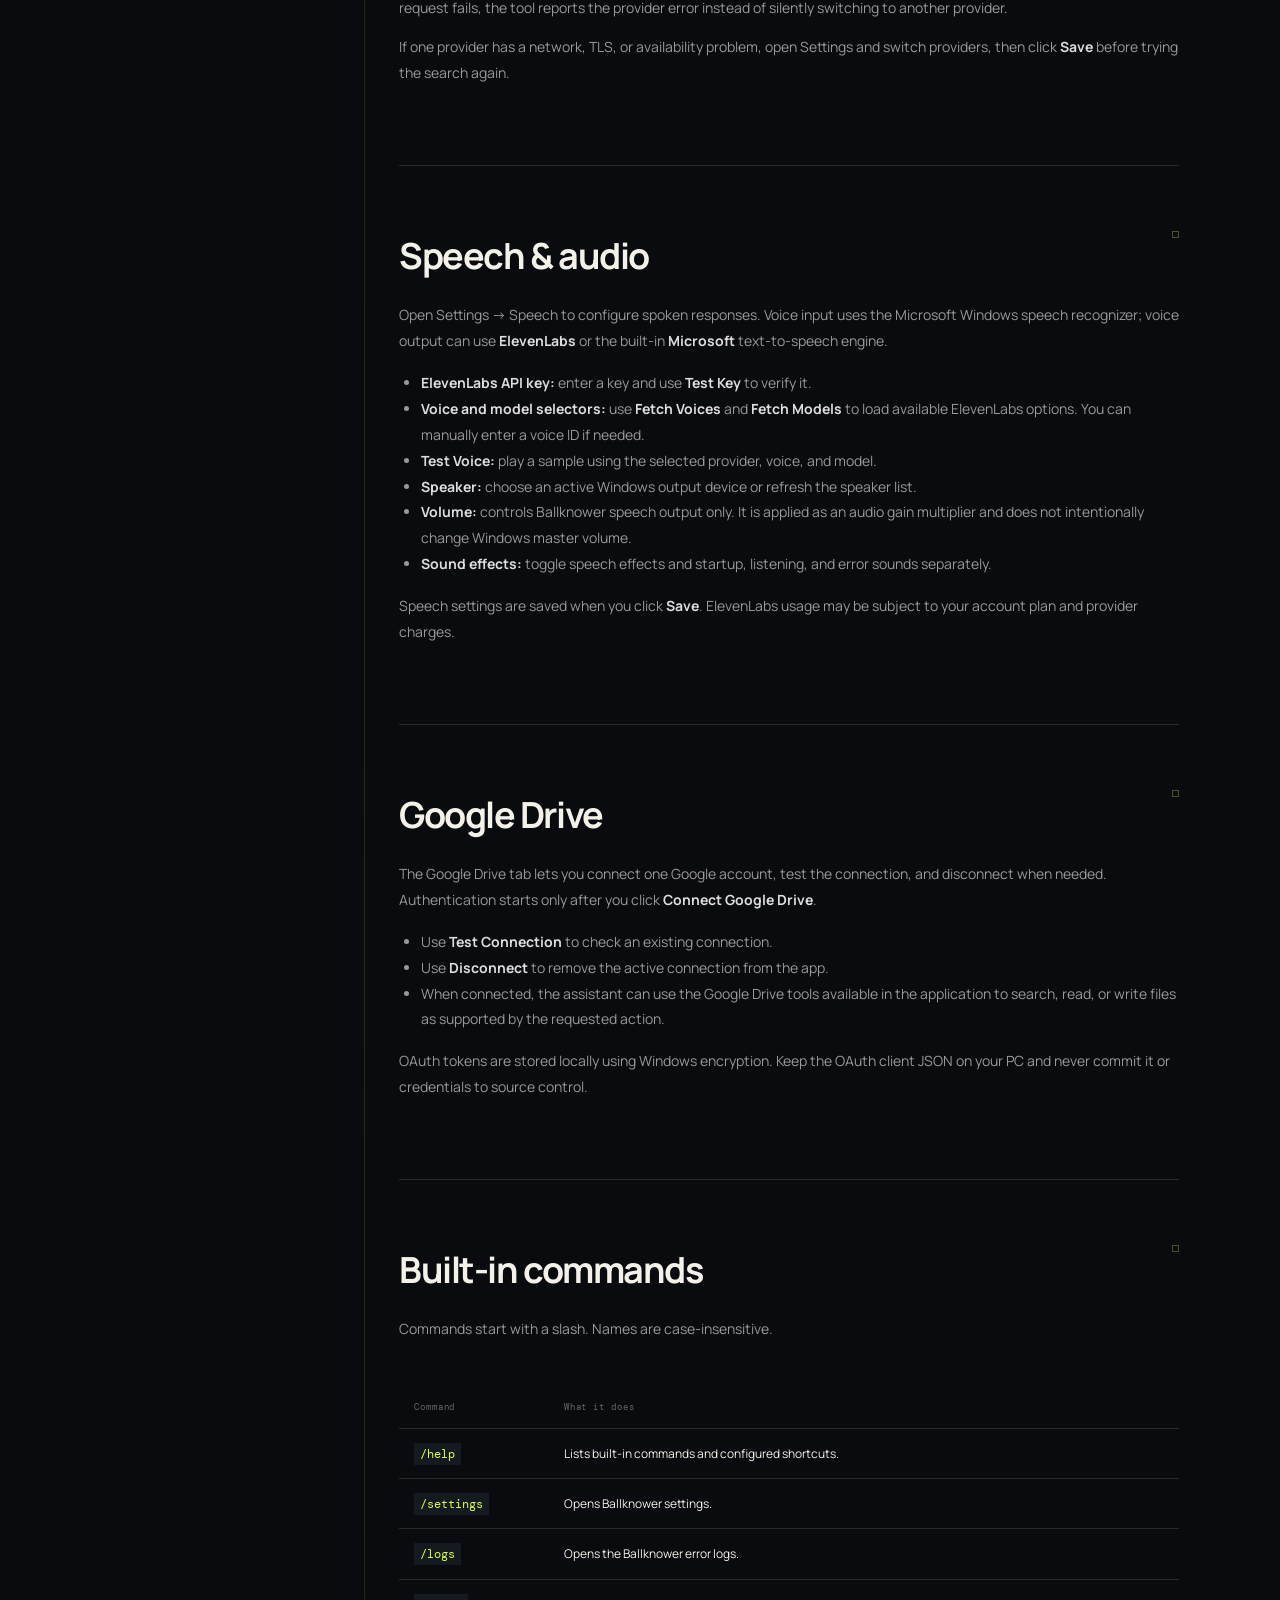
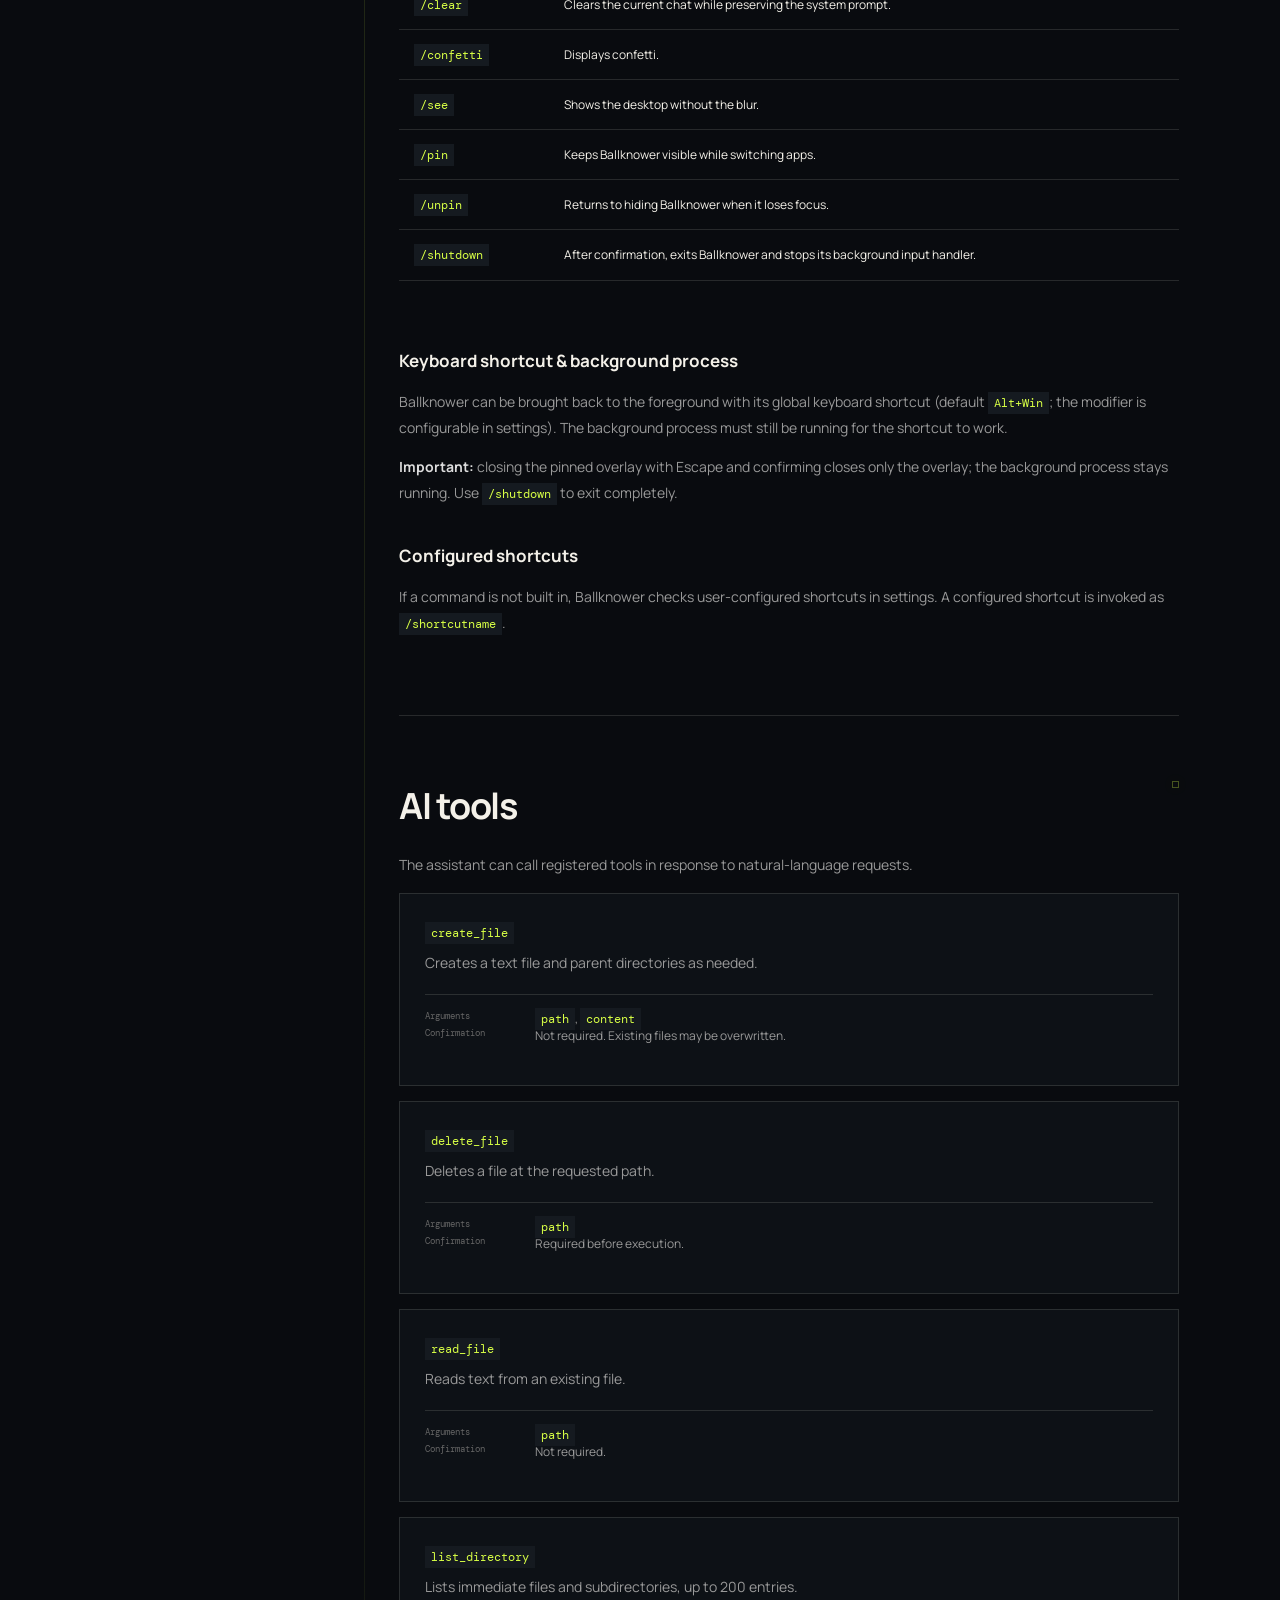
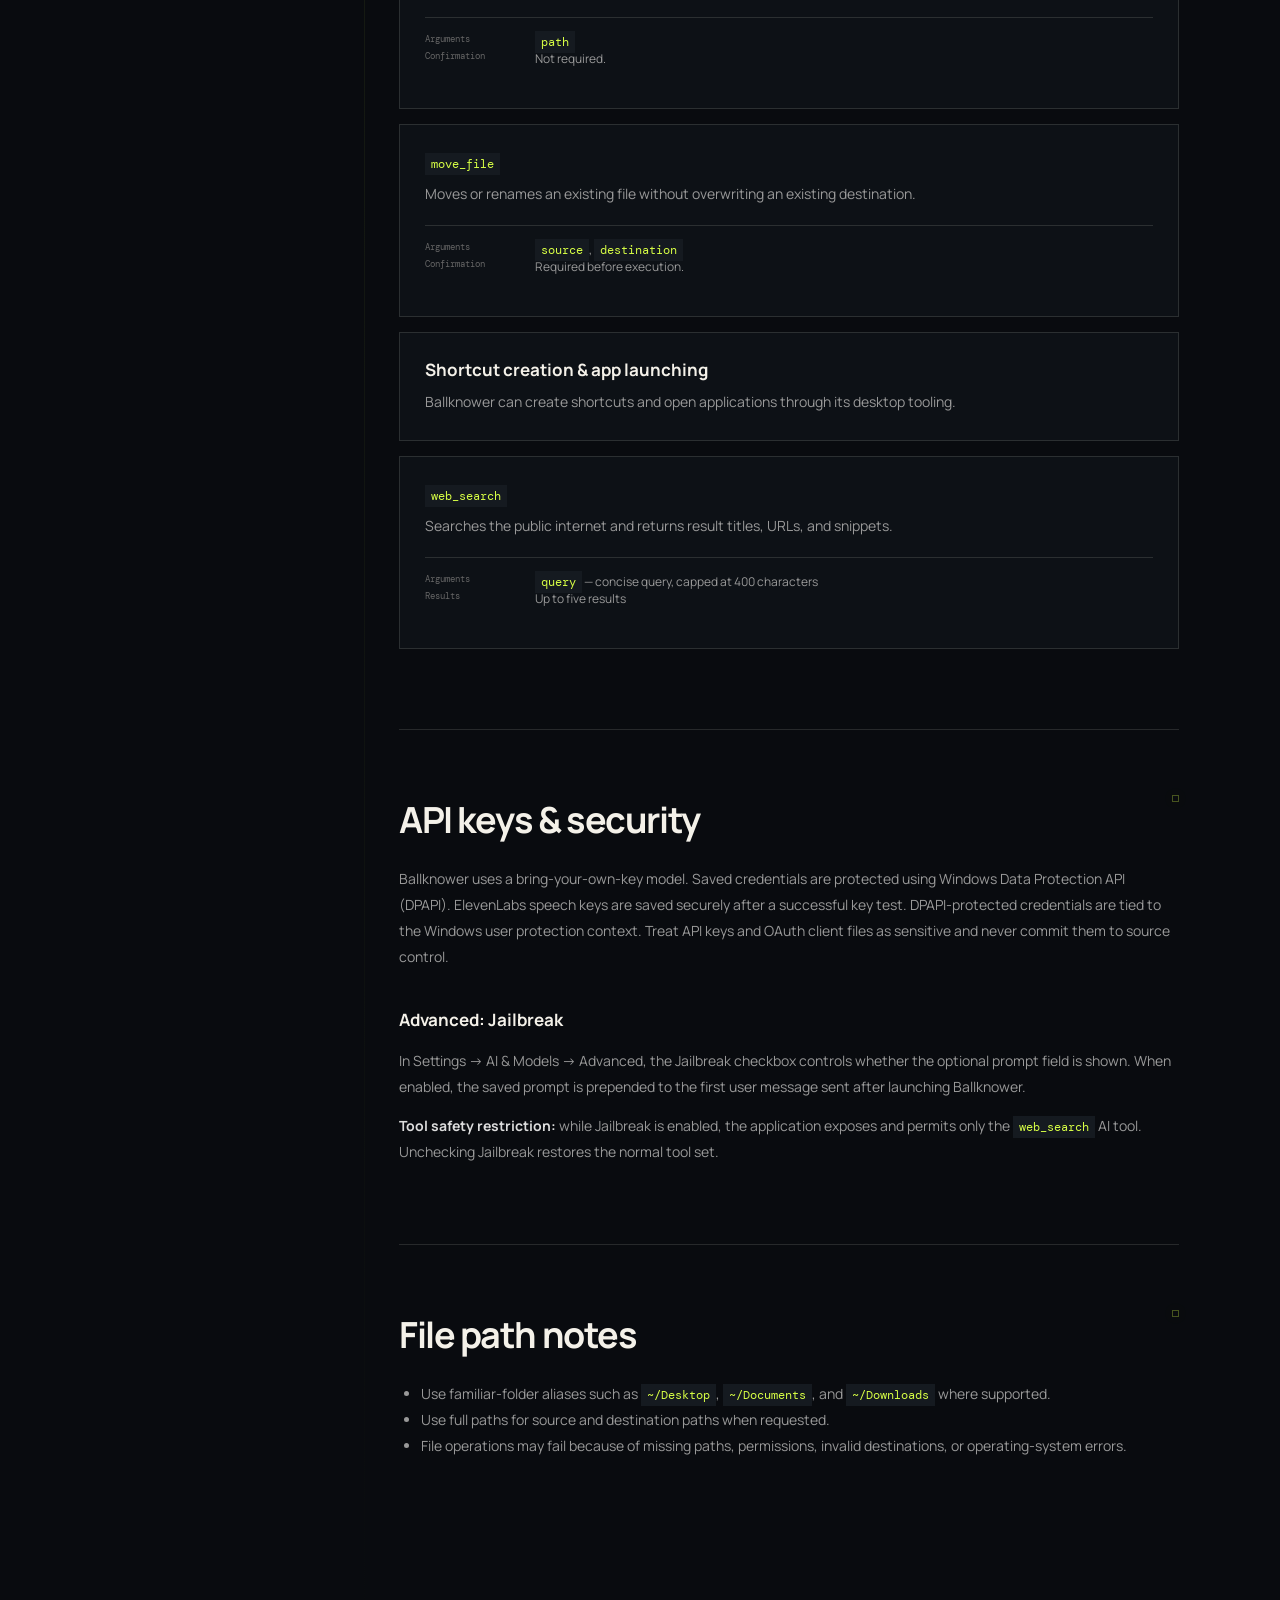
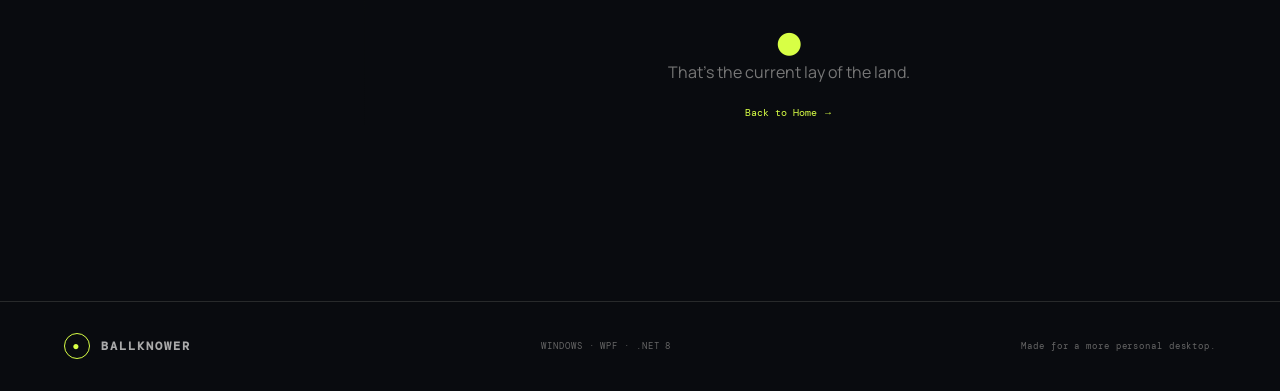
<file: docs/documentation.html>
<!doctype html><html lang="en"><head><meta charset="utf-8"><meta name="viewport" content="width=device-width,initial-scale=1"><meta name="theme-color" content="#090b0f"><title>Documentation — Ballknower</title><link rel="preconnect" href="https://fonts.googleapis.com"><link rel="preconnect" href="https://fonts.gstatic.com" crossorigin><link href="https://fonts.googleapis.com/css2?family=DM+Mono:wght@400;500&family=Manrope:wght@400;500;600;700;800&display=swap" rel="stylesheet"><link rel="stylesheet" href="styles.css"><link rel="stylesheet" href="mobile.css" media="(max-width: 800px)"><link rel="stylesheet" href="navbar.css"><script src="script.js" defer></script></head><body class="site documentation-page"><div class="noise"></div><div class="cursor-glow" aria-hidden="true"></div><div class="page-orbit orbit-docs" aria-hidden="true"></div><div class="page-scan" aria-hidden="true"></div><header class="site-header"><a class="brand" href="index.html"><span class="brand-mark">●</span><span>BALLKNOWER</span></a><button class="nav-toggle" type="button" aria-expanded="false" aria-controls="site-navigation"><span></span><span></span><span></span></button><nav class="nav" id="site-navigation" aria-label="Main navigation"><a class="nav-link" href="index.html">Home</a><a class="nav-link" href="about.html">About</a><a class="nav-link active" href="documentation.html">Documentation</a></nav><div class="header-tools"><a class="github-link" href="https://github.com/Notagai/ballknower-agent-wpf" target="_blank" rel="noreferrer">SOURCE ↗</a></div></header><main class="docs-layout"><aside class="docs-sidebar"><div class="sidebar-title">ON THIS PAGE</div><a href="#overview">Overview</a><a href="#getting-started">Getting started</a><a href="#interface">Interface</a><a href="#style">Style & themes</a><a href="#ai-settings">AI settings & presets</a><a href="#search-settings">Search provider</a><a href="#speech">Speech &amp; audio</a><a href="#google-drive">Google Drive</a><a href="#commands">Built-in commands</a><a href="#tools">AI tools</a><a href="#security">Keys & security</a><a href="#notes">File path notes</a><div class="sidebar-note">● Living documentation<br><small>Updated as features evolve.</small></div></aside><article class="docs-content"><p class="kicker">BALLKNOWER KNOWLEDGE BASE</p><h1>Documentation<span class="title-period">.</span></h1><p class="docs-lead">A practical guide to Ballknower: a lightweight Windows desktop assistant built with WPF and .NET 8.</p><div class="callout"><strong>Project status</strong><p>This site is a static documentation front end. The roadmap is intentionally not public. Feature behavior may evolve as the app develops.</p></div><section id="overview" class="doc-section"><h2>Overview</h2><p>Ballknower combines an AI chat interface with local desktop tools and a floating, blurred desktop experience. It is designed to be useful without taking over your workspace.</p><div class="tag-row"><span class="tag">Windows</span><span class="tag">WPF</span><span class="tag">.NET 8</span><span class="tag">BYOK</span></div><p><strong>Windows startup:</strong> Ballknower registers itself for the current Windows user and starts automatically when Windows signs in. The registration does not require administrator privileges.</p></section><section id="getting-started" class="doc-section"><h2>Getting started</h2><ol><li>Open <code>Ballknower Agent.slnx</code> in Visual Studio.</li><li>Ensure the .NET 8 SDK and Windows desktop development support are installed.</li><li>Set <strong>Ballknower Agent</strong> as the startup project, then build and run.</li><li>Type into the pill-shaped input. Enter a message to chat, or type <code>/</code> to browse built-in commands.</li></ol><p>To run a built build outside Visual Studio, launch the executable from the project's build output folder. Keep the surrounding output files together.</p></section><section id="interface" class="doc-section"><h2>Interface</h2><ul><li><strong>Floating input:</strong> the main entry point for chat and commands.</li><li><strong>Chat:</strong> user messages appear on the right; assistant messages appear on the left.</li><li><strong>Command suggestions:</strong> typing <code>/</code> opens autocomplete. Select a suggestion with the keyboard or mouse.</li><li><strong>Markdown:</strong> assistant responses support headings, lists, blockquotes, bold, italic, inline code, fenced code blocks, and clickable HTTP(S) Markdown links.</li><li><strong>Adaptive presentation:</strong> text colors adapt to the backdrop, with background blur for a glass-like appearance.</li><li><strong>Global keyboard shortcut:</strong> use the configured modifier + Windows key combination to reopen/focus Ballknower. The default is <code>Alt+Win</code>; the modifier can be configured in settings.</li><li><strong><code>/see</code>:</strong> reveals the desktop without the blur.</li></ul></section><section id="style" class="doc-section"><h2>Style & themes</h2><p>The <strong>Style</strong> tab in Settings controls Ballknower's visual presentation. Changes are staged while Settings is open and are written to the saved configuration when you click <strong>Save</strong>.</p><ul><li><strong>Presets:</strong> Default, Blue, Purple, Green, Sunset, or Custom.</li><li><strong>Light / dark colors:</strong> enter <code>#RRGGBB</code> or <code>#AARRGGBB</code> values for backgrounds and text. In <strong>Unified palette</strong> mode, editing either side mirrors the corresponding color to both light and dark states. <strong>Separate Light / Dark</strong> mode lets you edit each state independently.</li><li><strong>Fonts:</strong> choose from Segoe UI, Aptos, Calibri, Consolas, Cascadia Code, Trebuchet MS, or Georgia.</li><li><strong>Animated effects:</strong> controls the app's style animations.</li><li><strong>Animated rainbow outline:</strong> adds a rotating rainbow border around the input pill.</li><li><strong>Soft glow:</strong> adds a subtle glow to the input and conversation panels.</li><li><strong>Autocomplete:</strong> command suggestions inherit the selected font and adaptive theme colors.</li></ul><p>If a custom color is entered, the preset automatically becomes <strong>Custom</strong>. Click <strong>Save</strong> to persist the changes; <strong>Cancel</strong> discards them.</p></section><section id="ai-settings" class="doc-section"><h2>AI settings & presets</h2><p>The <strong>AI &amp; Models</strong> tab controls the active provider, model, API key, and saved AI presets. Changes are staged while Settings is open and are written to the saved configuration when you click <strong>Save</strong>.</p><h3>Saved AI presets</h3><ul><li><strong>Name:</strong> choose a label for the preset, such as a provider/model combination.</li><li><strong>Provider and model:</strong> each preset stores the selected AI provider and model.</li><li><strong>API key:</strong> the preset can store its API key as Windows DPAPI-protected data rather than plaintext.</li><li><strong>Load:</strong> selecting a saved preset applies its provider, model, and stored credential to the current AI settings.</li><li><strong>Rename / delete:</strong> saved presets can be renamed or removed from the preset list.</li></ul><p>Preset metadata can be exported with settings, but the encrypted credential data is tied to the Windows user protection context. Never treat an exported settings file as portable plaintext credentials or commit one to source control.</p></section><section id="search-settings" class="doc-section"><h2>Search provider</h2><p>The <strong>Search Provider</strong> setting controls which public search engine the <code>web_search</code> tool uses. The available providers are <strong>DuckDuckGo</strong> and <strong>Bing</strong>. No search API key is required for either built-in provider.</p><ul><li><strong>DuckDuckGo:</strong> uses DuckDuckGo's HTML search page.</li><li><strong>Bing:</strong> uses Bing's public search page.</li></ul><p>The selected provider is stored in Ballknower's local settings and is applied when the application starts. If a provider request fails, the tool reports the provider error instead of silently switching to another provider.</p><p>If one provider has a network, TLS, or availability problem, open Settings and switch providers, then click <strong>Save</strong> before trying the search again.</p></section><section id="speech" class="doc-section"><h2>Speech &amp; audio</h2><p>Open Settings → Speech to configure spoken responses. Voice input uses the Microsoft Windows speech recognizer; voice output can use <strong>ElevenLabs</strong> or the built-in <strong>Microsoft</strong> text-to-speech engine.</p><ul><li><strong>ElevenLabs API key:</strong> enter a key and use <strong>Test Key</strong> to verify it.</li><li><strong>Voice and model selectors:</strong> use <strong>Fetch Voices</strong> and <strong>Fetch Models</strong> to load available ElevenLabs options. You can manually enter a voice ID if needed.</li><li><strong>Test Voice:</strong> play a sample using the selected provider, voice, and model.</li><li><strong>Speaker:</strong> choose an active Windows output device or refresh the speaker list.</li><li><strong>Volume:</strong> controls Ballknower speech output only. It is applied as an audio gain multiplier and does not intentionally change Windows master volume.</li><li><strong>Sound effects:</strong> toggle speech effects and startup, listening, and error sounds separately.</li></ul><p>Speech settings are saved when you click <strong>Save</strong>. ElevenLabs usage may be subject to your account plan and provider charges.</p></section><section id="google-drive" class="doc-section"><h2>Google Drive</h2><p>The Google Drive tab lets you connect one Google account, test the connection, and disconnect when needed. Authentication starts only after you click <strong>Connect Google Drive</strong>.</p><ul><li>Use <strong>Test Connection</strong> to check an existing connection.</li><li>Use <strong>Disconnect</strong> to remove the active connection from the app.</li><li>When connected, the assistant can use the Google Drive tools available in the application to search, read, or write files as supported by the requested action.</li></ul><p>OAuth tokens are stored locally using Windows encryption. Keep the OAuth client JSON on your PC and never commit it or credentials to source control.</p></section><section id="commands" class="doc-section"><h2>Built-in commands</h2><p>Commands start with a slash. Names are case-insensitive.</p><div class="table-wrap"><table><thead><tr><th>Command</th><th>What it does</th></tr></thead><tbody><tr><td><code>/help</code></td><td>Lists built-in commands and configured shortcuts.</td></tr><tr><td><code>/settings</code></td><td>Opens Ballknower settings.</td></tr><tr><td><code>/logs</code></td><td>Opens the Ballknower error logs.</td></tr><tr><td><code>/clear</code></td><td>Clears the current chat while preserving the system prompt.</td></tr><tr><td><code>/confetti</code></td><td>Displays confetti.</td></tr><tr><td><code>/see</code></td><td>Shows the desktop without the blur.</td></tr><tr><td><code>/pin</code></td><td>Keeps Ballknower visible while switching apps.</td></tr><tr><td><code>/unpin</code></td><td>Returns to hiding Ballknower when it loses focus.</td></tr><tr><td><code>/shutdown</code></td><td>After confirmation, exits Ballknower and stops its background input handler.</td></tr></tbody></table></div><h3>Keyboard shortcut & background process</h3><p>Ballknower can be brought back to the foreground with its global keyboard shortcut (default <code>Alt+Win</code>; the modifier is configurable in settings). The background process must still be running for the shortcut to work.</p><p><strong>Important:</strong> closing the pinned overlay with Escape and confirming closes only the overlay; the background process stays running. Use <code>/shutdown</code> to exit completely.</p><h3>Configured shortcuts</h3><p>If a command is not built in, Ballknower checks user-configured shortcuts in settings. A configured shortcut is invoked as <code>/shortcutname</code>.</p></section><section id="tools" class="doc-section"><h2>AI tools</h2><p>The assistant can call registered tools in response to natural-language requests.</p><div class="tool-card"><h3><code>create_file</code></h3><p>Creates a text file and parent directories as needed.</p><dl><dt>Arguments</dt><dd><code>path</code>, <code>content</code></dd><dt>Confirmation</dt><dd>Not required. Existing files may be overwritten.</dd></dl></div><div class="tool-card"><h3><code>delete_file</code></h3><p>Deletes a file at the requested path.</p><dl><dt>Arguments</dt><dd><code>path</code></dd><dt>Confirmation</dt><dd>Required before execution.</dd></dl></div><div class="tool-card"><h3><code>read_file</code></h3><p>Reads text from an existing file.</p><dl><dt>Arguments</dt><dd><code>path</code></dd><dt>Confirmation</dt><dd>Not required.</dd></dl></div><div class="tool-card"><h3><code>list_directory</code></h3><p>Lists immediate files and subdirectories, up to 200 entries.</p><dl><dt>Arguments</dt><dd><code>path</code></dd><dt>Confirmation</dt><dd>Not required.</dd></dl></div><div class="tool-card"><h3><code>move_file</code></h3><p>Moves or renames an existing file without overwriting an existing destination.</p><dl><dt>Arguments</dt><dd><code>source</code>, <code>destination</code></dd><dt>Confirmation</dt><dd>Required before execution.</dd></dl></div><div class="tool-card"><h3>Shortcut creation & app launching</h3><p>Ballknower can create shortcuts and open applications through its desktop tooling.</p></div><div class="tool-card"><h3><code>web_search</code></h3><p>Searches the public internet and returns result titles, URLs, and snippets.</p><dl><dt>Arguments</dt><dd><code>query</code> — concise query, capped at 400 characters</dd><dt>Results</dt><dd>Up to five results</dd></dl></div></section><section id="security" class="doc-section"><h2>API keys & security</h2><p>Ballknower uses a bring-your-own-key model. Saved credentials are protected using Windows Data Protection API (DPAPI). ElevenLabs speech keys are saved securely after a successful key test. DPAPI-protected credentials are tied to the Windows user protection context. Treat API keys and OAuth client files as sensitive and never commit them to source control.</p><h3>Advanced: Jailbreak</h3><p>In Settings → AI & Models → Advanced, the Jailbreak checkbox controls whether the optional prompt field is shown. When enabled, the saved prompt is prepended to the first user message sent after launching Ballknower.</p><p><strong>Tool safety restriction:</strong> while Jailbreak is enabled, the application exposes and permits only the <code>web_search</code> AI tool. Unchecking Jailbreak restores the normal tool set.</p></section><section id="notes" class="doc-section"><h2>File path notes</h2><ul><li>Use familiar-folder aliases such as <code>~/Desktop</code>, <code>~/Documents</code>, and <code>~/Downloads</code> where supported.</li><li>Use full paths for source and destination paths when requested.</li><li>File operations may fail because of missing paths, permissions, invalid destinations, or operating-system errors.</li></ul></section><div class="docs-end"><span>●</span><p>That’s the current lay of the land.</p><a href="index.html">Back to Home →</a></div></article></main><footer class="site-footer"><a class="brand" href="index.html"><span class="brand-mark">●</span><span>BALLKNOWER</span></a><span>WINDOWS · WPF · .NET 8</span><span>Made for a more personal desktop.</span></footer></body></html>
</file>
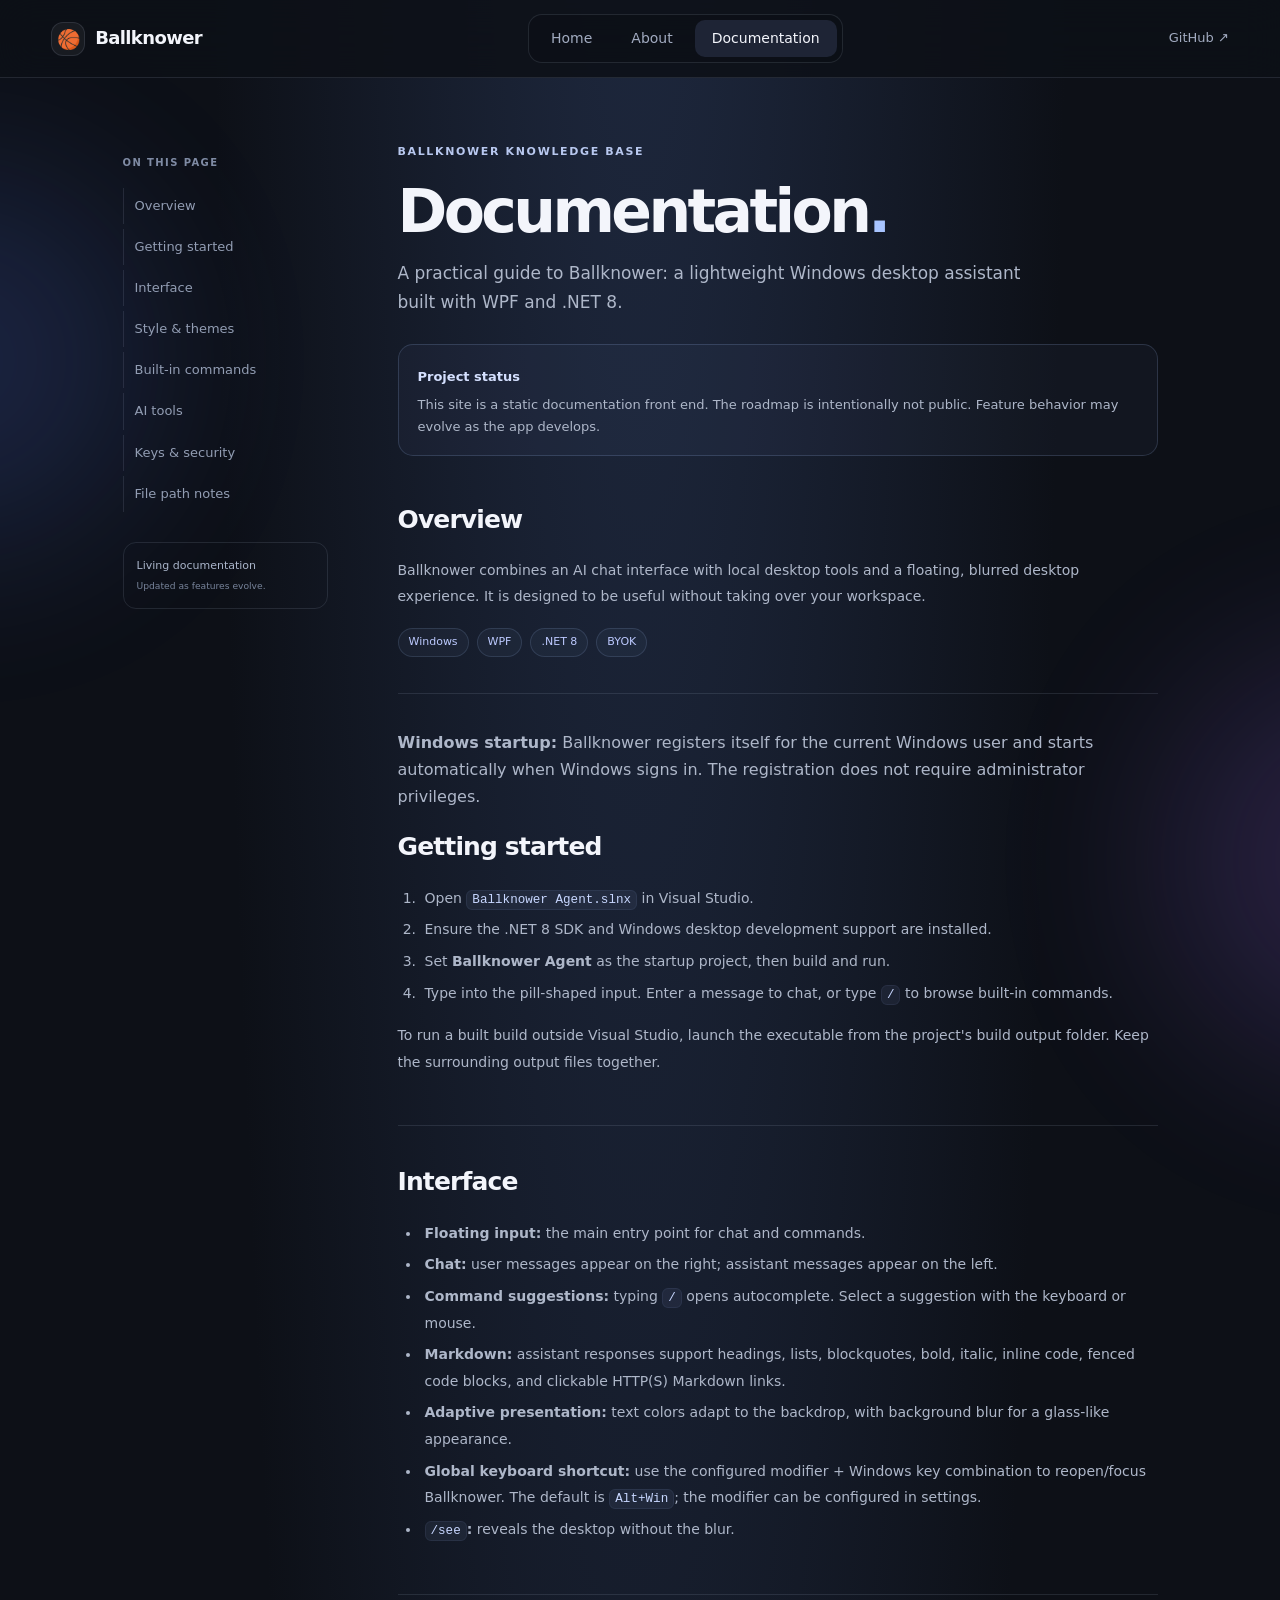
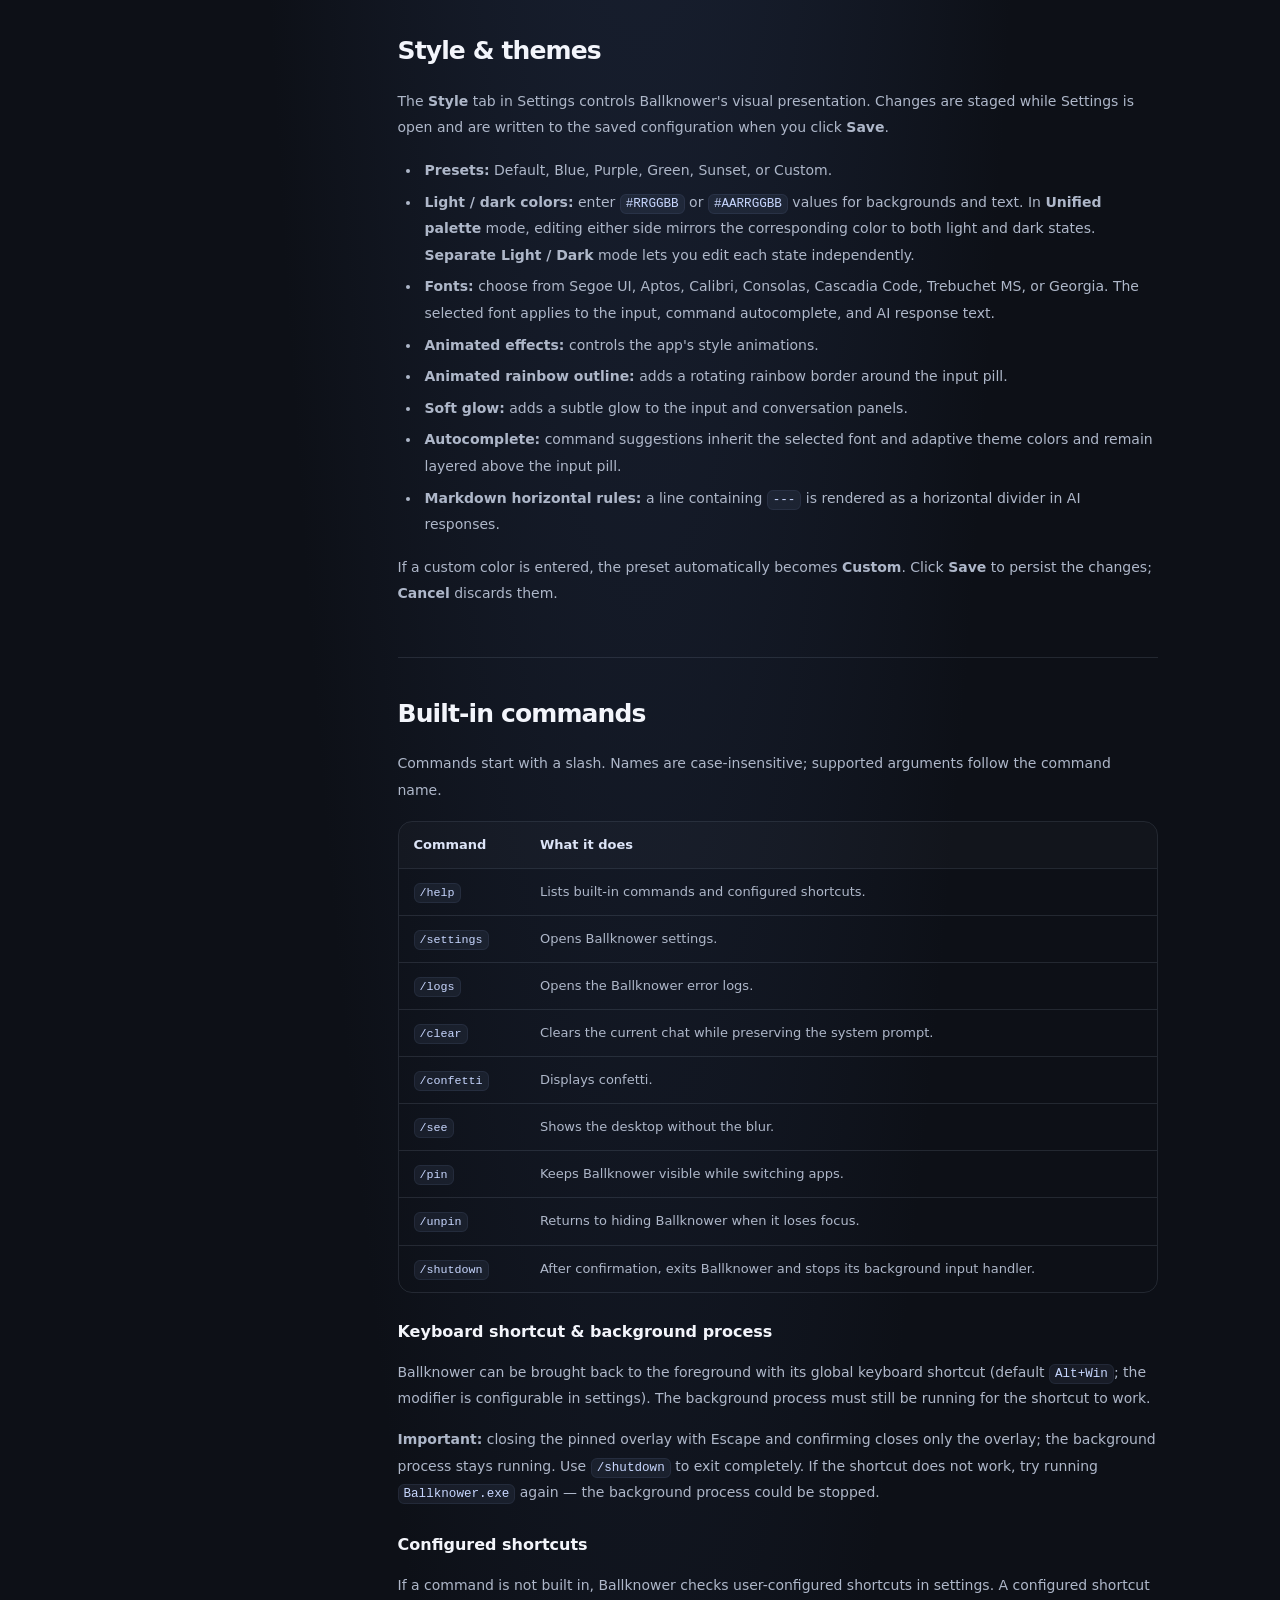
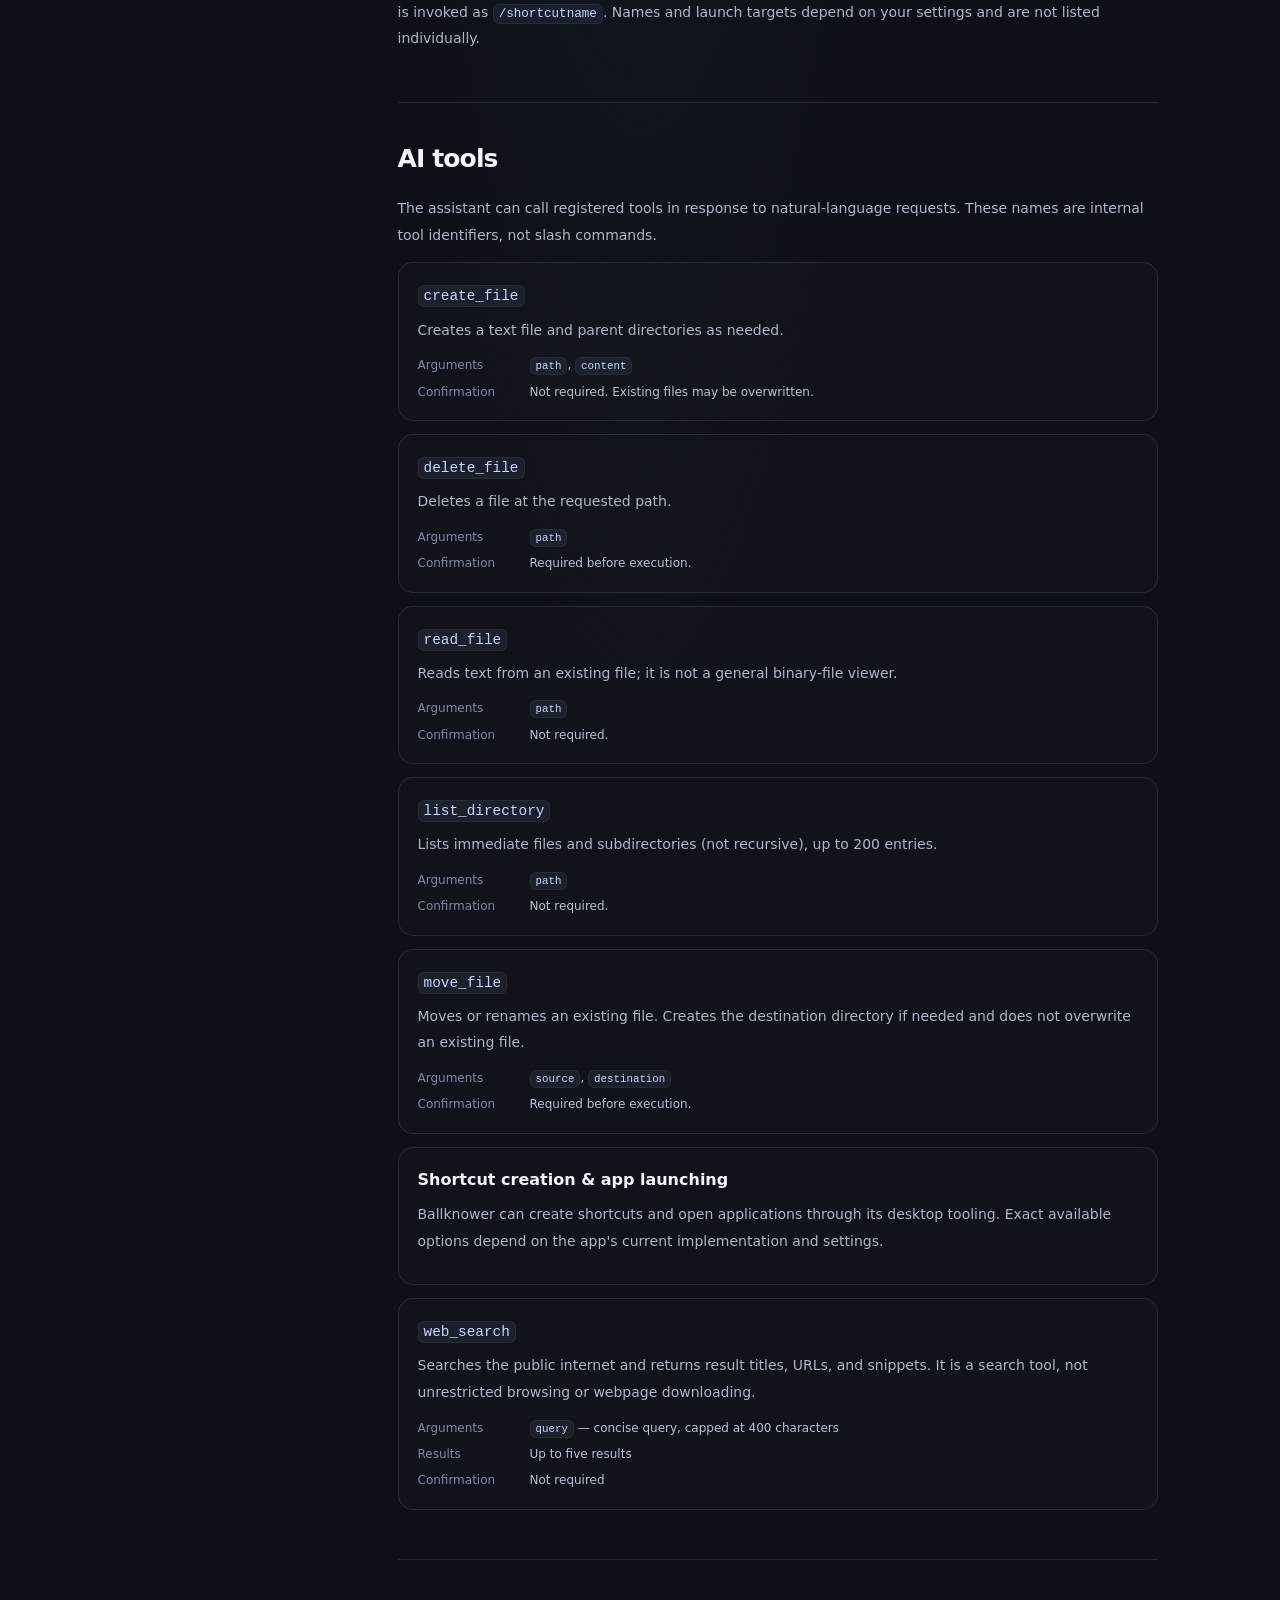
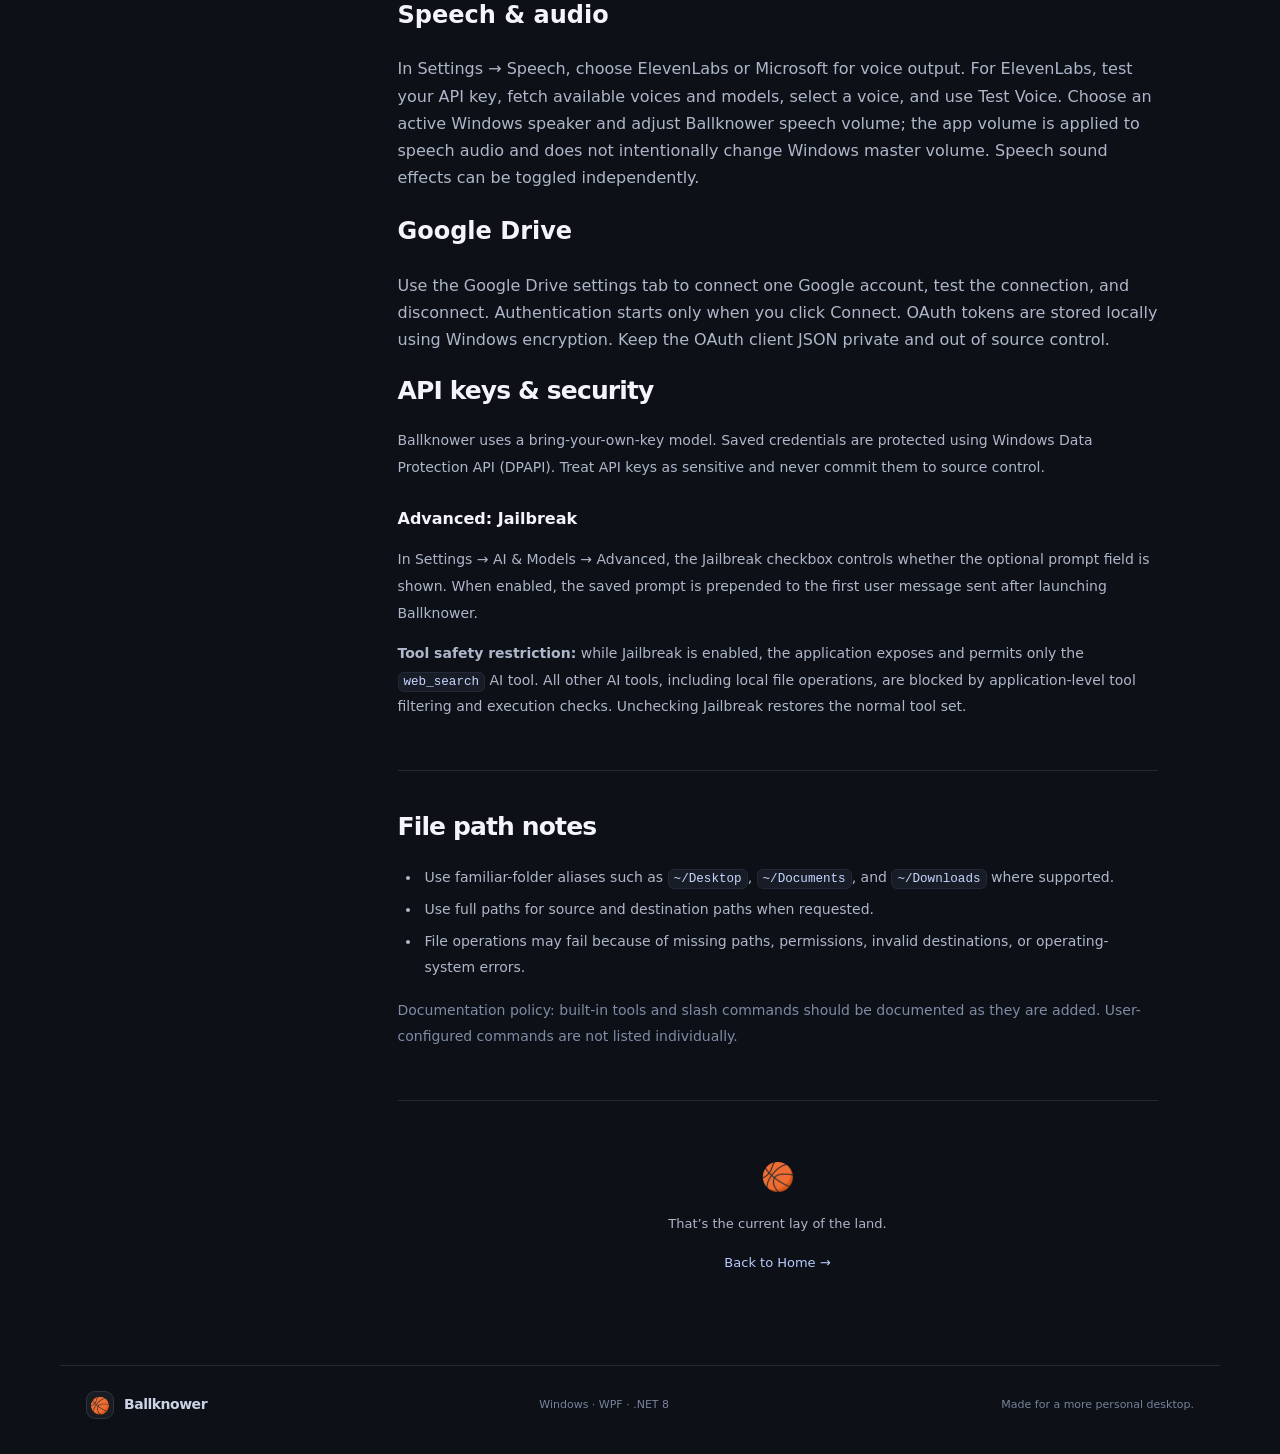
<file: Documentation/documentation.html>
<!doctype html>
<html lang="en">
<head>
  <meta charset="utf-8">
  <meta name="viewport" content="width=device-width, initial-scale=1">
  <meta name="theme-color" content="#10131b">
  <title>Documentation — Ballknower</title>
  <link rel="stylesheet" href="styles.css">
  <script src="script.js" defer></script>
</head>
<body class="home-page documentation-page">
  <div class="ambient ambient-one"></div><div class="ambient ambient-two"></div>
  <header class="site-header">
    <a class="brand" href="index.html" aria-label="Ballknower home"><span class="brand-mark">🏀</span><span>Ballknower</span></a>
    <button class="nav-toggle" type="button" aria-expanded="false" aria-controls="site-navigation" aria-label="Open navigation"><span></span><span></span><span></span></button>
    <nav class="nav" id="site-navigation" aria-label="Main navigation"><a class="nav-link" href="index.html">Home</a><a class="nav-link" href="about.html">About</a><a class="nav-link active" href="documentation.html" aria-current="page">Documentation</a></nav>
    <a class="github-link" href="https://github.com/Notagai/ballknower-agent-wpf" target="_blank" rel="noreferrer">GitHub <span aria-hidden="true">↗</span></a>
  </header>
  <main class="docs-layout page-enter">
    <aside class="docs-sidebar">
      <div class="sidebar-title">ON THIS PAGE</div>
      <a href="#overview">Overview</a><a href="#getting-started">Getting started</a><a href="#interface">Interface</a><a href="#style">Style & themes</a><a href="#commands">Built-in commands</a><a href="#tools">AI tools</a><a href="#security">Keys & security</a><a href="#notes">File path notes</a>
      <div class="sidebar-note"><span class="status-dot"></span> Living documentation<br><small>Updated as features evolve.</small></div>
    </aside>
    <article class="docs-content">
      <div class="eyebrow">BALLKNOWER KNOWLEDGE BASE</div>
      <h1>Documentation<span class="title-period">.</span></h1>
      <p class="docs-lead">A practical guide to Ballknower: a lightweight Windows desktop assistant built with WPF and .NET 8.</p>
      <div class="callout"><strong>Project status</strong><p>This site is a static documentation front end. The roadmap is intentionally not public. Feature behavior may evolve as the app develops.</p></div>

      <section id="overview" class="doc-section"><h2>Overview</h2><p>Ballknower combines an AI chat interface with local desktop tools and a floating, blurred desktop experience. It is designed to be useful without taking over your workspace.</p><div class="tag-row"><span class="tag">Windows</span><span class="tag">WPF</span><span class="tag">.NET 8</span><span class="tag">BYOK</span></div></section>
      <p><strong>Windows startup:</strong> Ballknower registers itself for the current Windows user and starts automatically when Windows signs in. The registration does not require administrator privileges.</p><section id="getting-started" class="doc-section"><h2>Getting started</h2><ol><li>Open <code>Ballknower Agent.slnx</code> in Visual Studio.</li><li>Ensure the .NET 8 SDK and Windows desktop development support are installed.</li><li>Set <strong>Ballknower Agent</strong> as the startup project, then build and run.</li><li>Type into the pill-shaped input. Enter a message to chat, or type <code>/</code> to browse built-in commands.</li></ol><p>To run a built build outside Visual Studio, launch the executable from the project's build output folder. Keep the surrounding output files together.</p></section>
      <section id="interface" class="doc-section"><h2>Interface</h2><ul><li><strong>Floating input:</strong> the main entry point for chat and commands.</li><li><strong>Chat:</strong> user messages appear on the right; assistant messages appear on the left.</li><li><strong>Command suggestions:</strong> typing <code>/</code> opens autocomplete. Select a suggestion with the keyboard or mouse.</li><li><strong>Markdown:</strong> assistant responses support headings, lists, blockquotes, bold, italic, inline code, fenced code blocks, and clickable HTTP(S) Markdown links.</li><li><strong>Adaptive presentation:</strong> text colors adapt to the backdrop, with background blur for a glass-like appearance.</li><li><strong>Global keyboard shortcut:</strong> use the configured modifier + Windows key combination to reopen/focus Ballknower. The default is <code>Alt+Win</code>; the modifier can be configured in settings.</li><li><strong><code>/see</code>:</strong> reveals the desktop without the blur.</li></ul></section>
      <section id="style" class="doc-section"><h2>Style &amp; themes</h2><p>The <strong>Style</strong> tab in Settings controls Ballknower's visual presentation. Changes are staged while Settings is open and are written to the saved configuration when you click <strong>Save</strong>.</p><ul><li><strong>Presets:</strong> Default, Blue, Purple, Green, Sunset, or Custom.</li><li><strong>Light / dark colors:</strong> enter <code>#RRGGBB</code> or <code>#AARRGGBB</code> values for backgrounds and text. In <strong>Unified palette</strong> mode, editing either side mirrors the corresponding color to both light and dark states. <strong>Separate Light / Dark</strong> mode lets you edit each state independently.</li><li><strong>Fonts:</strong> choose from Segoe UI, Aptos, Calibri, Consolas, Cascadia Code, Trebuchet MS, or Georgia. The selected font applies to the input, command autocomplete, and AI response text.</li><li><strong>Animated effects:</strong> controls the app's style animations.</li><li><strong>Animated rainbow outline:</strong> adds a rotating rainbow border around the input pill.</li><li><strong>Soft glow:</strong> adds a subtle glow to the input and conversation panels.</li><li><strong>Autocomplete:</strong> command suggestions inherit the selected font and adaptive theme colors and remain layered above the input pill.</li><li><strong>Markdown horizontal rules:</strong> a line containing <code>---</code> is rendered as a horizontal divider in AI responses.</li></ul><p>If a custom color is entered, the preset automatically becomes <strong>Custom</strong>. Click <strong>Save</strong> to persist the changes; <strong>Cancel</strong> discards them.</p></section>
      <section id="commands" class="doc-section"><h2>Built-in commands</h2><p>Commands start with a slash. Names are case-insensitive; supported arguments follow the command name.</p><div class="table-wrap"><table><thead><tr><th>Command</th><th>What it does</th></tr></thead><tbody>
      <tr><td><code>/help</code></td><td>Lists built-in commands and configured shortcuts.</td></tr><tr><td><code>/settings</code></td><td>Opens Ballknower settings.</td></tr><tr><td><code>/logs</code></td><td>Opens the Ballknower error logs.</td></tr><tr><td><code>/clear</code></td><td>Clears the current chat while preserving the system prompt.</td></tr><tr><td><code>/confetti</code></td><td>Displays confetti.</td></tr><tr><td><code>/see</code></td><td>Shows the desktop without the blur.</td></tr><tr><td><code>/pin</code></td><td>Keeps Ballknower visible while switching apps.</td></tr><tr><td><code>/unpin</code></td><td>Returns to hiding Ballknower when it loses focus.</td></tr><tr><td><code>/shutdown</code></td><td>After confirmation, exits Ballknower and stops its background input handler.</td></tr></tbody></table></div><h3>Keyboard shortcut &amp; background process</h3><p>Ballknower can be brought back to the foreground with its global keyboard shortcut (default <code>Alt+Win</code>; the modifier is configurable in settings). The background process must still be running for the shortcut to work.</p><p><strong>Important:</strong> closing the pinned overlay with Escape and confirming closes only the overlay; the background process stays running. Use <code>/shutdown</code> to exit completely. If the shortcut does not work, try running <code>Ballknower.exe</code> again — the background process could be stopped.</p>
      <h3>Configured shortcuts</h3><p>If a command is not built in, Ballknower checks user-configured shortcuts in settings. A configured shortcut is invoked as <code>/shortcutname</code>. Names and launch targets depend on your settings and are not listed individually.</p></section>
      <section id="tools" class="doc-section"><h2>AI tools</h2><p>The assistant can call registered tools in response to natural-language requests. These names are internal tool identifiers, not slash commands.</p>
      <div class="tool-card"><h3><code>create_file</code></h3><p>Creates a text file and parent directories as needed.</p><dl><dt>Arguments</dt><dd><code>path</code>, <code>content</code></dd><dt>Confirmation</dt><dd>Not required. Existing files may be overwritten.</dd></dl></div>
      <div class="tool-card"><h3><code>delete_file</code></h3><p>Deletes a file at the requested path.</p><dl><dt>Arguments</dt><dd><code>path</code></dd><dt>Confirmation</dt><dd>Required before execution.</dd></dl></div>
      <div class="tool-card"><h3><code>read_file</code></h3><p>Reads text from an existing file; it is not a general binary-file viewer.</p><dl><dt>Arguments</dt><dd><code>path</code></dd><dt>Confirmation</dt><dd>Not required.</dd></dl></div>
      <div class="tool-card"><h3><code>list_directory</code></h3><p>Lists immediate files and subdirectories (not recursive), up to 200 entries.</p><dl><dt>Arguments</dt><dd><code>path</code></dd><dt>Confirmation</dt><dd>Not required.</dd></dl></div>
      <div class="tool-card"><h3><code>move_file</code></h3><p>Moves or renames an existing file. Creates the destination directory if needed and does not overwrite an existing file.</p><dl><dt>Arguments</dt><dd><code>source</code>, <code>destination</code></dd><dt>Confirmation</dt><dd>Required before execution.</dd></dl></div>
      <div class="tool-card"><h3>Shortcut creation & app launching</h3><p>Ballknower can create shortcuts and open applications through its desktop tooling. Exact available options depend on the app's current implementation and settings.</p></div>
      <div class="tool-card"><h3><code>web_search</code></h3><p>Searches the public internet and returns result titles, URLs, and snippets. It is a search tool, not unrestricted browsing or webpage downloading.</p><dl><dt>Arguments</dt><dd><code>query</code> — concise query, capped at 400 characters</dd><dt>Results</dt><dd>Up to five results</dd><dt>Confirmation</dt><dd>Not required</dd></dl></div></section>
      <section id="speech"><h2>Speech &amp; audio</h2><p>In Settings → Speech, choose ElevenLabs or Microsoft for voice output. For ElevenLabs, test your API key, fetch available voices and models, select a voice, and use Test Voice. Choose an active Windows speaker and adjust Ballknower speech volume; the app volume is applied to speech audio and does not intentionally change Windows master volume. Speech sound effects can be toggled independently.</p></section><section id="google-drive"><h2>Google Drive</h2><p>Use the Google Drive settings tab to connect one Google account, test the connection, and disconnect. Authentication starts only when you click Connect. OAuth tokens are stored locally using Windows encryption. Keep the OAuth client JSON private and out of source control.</p></section><section id="security" class="doc-section"><h2>API keys &amp; security</h2><p>Ballknower uses a bring-your-own-key model. Saved credentials are protected using Windows Data Protection API (DPAPI). Treat API keys as sensitive and never commit them to source control.</p><h3>Advanced: Jailbreak</h3><p>In Settings → AI &amp; Models → Advanced, the Jailbreak checkbox controls whether the optional prompt field is shown. When enabled, the saved prompt is prepended to the first user message sent after launching Ballknower.</p><p><strong>Tool safety restriction:</strong> while Jailbreak is enabled, the application exposes and permits only the <code>web_search</code> AI tool. All other AI tools, including local file operations, are blocked by application-level tool filtering and execution checks. Unchecking Jailbreak restores the normal tool set.</p></section>
      <section id="notes" class="doc-section"><h2>File path notes</h2><ul><li>Use familiar-folder aliases such as <code>~/Desktop</code>, <code>~/Documents</code>, and <code>~/Downloads</code> where supported.</li><li>Use full paths for source and destination paths when requested.</li><li>File operations may fail because of missing paths, permissions, invalid destinations, or operating-system errors.</li></ul><p class="muted">Documentation policy: built-in tools and slash commands should be documented as they are added. User-configured commands are not listed individually.</p></section>
      <div class="docs-end"><span>🏀</span><p>That’s the current lay of the land.</p><a href="index.html">Back to Home →</a></div>
    </article>
  </main>
  <footer class="site-footer"><a class="brand" href="index.html"><span class="brand-mark">🏀</span><span>Ballknower</span></a><span>Windows · WPF · .NET 8</span><span>Made for a more personal desktop.</span></footer>
</body>
</html>
</file>
<file: docs/styles.css>
:root{--bg:#090b0f;--panel:#10141a;--ink:#f4f1e9;--muted:#9b9b97;--line:rgba(244,241,233,.13);--acid:#d8ff45;--orange:#ff714b;--cyan:#8cf5e7;--max:1380px}
*{box-sizing:border-box}html{scroll-behavior:smooth;background:var(--bg)}body{margin:0;background:var(--bg);color:var(--ink);font-family:Manrope,system-ui,sans-serif;overflow-x:hidden}body:before{content:"";position:fixed;inset:0;pointer-events:none;background:radial-gradient(circle at 75% 12%,rgba(216,255,69,.08),transparent 26%),radial-gradient(circle at 20% 80%,rgba(255,113,75,.06),transparent 28%);z-index:-2}.noise{position:fixed;inset:0;opacity:.045;pointer-events:none;z-index:50;background-image:url("data:image/svg+xml,%3Csvg viewBox='0 0 180 180' xmlns='http://www.w3.org/2000/svg'%3E%3Cfilter id='n'%3E%3CfeTurbulence type='fractalNoise' baseFrequency='.9' numOctaves='4' stitchTiles='stitch'/%3E%3C/filter%3E%3Crect width='100%25' height='100%25' filter='url(%23n)' opacity='.7'/%3E%3C/svg%3E")}.cursor-glow{position:fixed;left:50vw;top:50vh;width:360px;height:360px;border-radius:50%;background:radial-gradient(circle,rgba(216,255,69,.13),rgba(216,255,69,.045) 22%,transparent 68%);pointer-events:none;transform:translate(-50%,-50%);z-index:35;mix-blend-mode:screen;opacity:.9;will-change:left,top;filter:blur(.2px)}
.site-header{position:fixed;z-index:40;top:18px;left:4vw;right:4vw;height:64px;padding:0 20px;display:grid;grid-template-columns:1fr auto 1fr;align-items:center;border:1px solid rgba(244,241,233,.11);border-radius:18px;background:rgba(9,11,15,.68);backdrop-filter:blur(22px);box-shadow:0 16px 50px rgba(0,0,0,.22)}.brand{display:flex;gap:11px;align-items:center;justify-self:start;color:var(--ink);text-decoration:none;font-size:12px;font-weight:800;letter-spacing:.17em}.brand-mark{display:grid;place-items:center;width:26px;height:26px;border:1px solid var(--acid);color:var(--acid);border-radius:50%;font-size:12px}.nav{display:flex;align-items:center;justify-content:center;gap:32px;margin:0;justify-self:center}.nav-link,.github-link,.sound-toggle{font:500 10px "DM Mono",monospace;letter-spacing:.14em;text-decoration:none;color:#aaa;transition:.25s}.nav-link{position:relative;padding:8px 0}.nav-link:hover,.nav-link.active,.github-link:hover{color:var(--ink)}.nav-link.active:after{content:"";position:absolute;left:0;right:0;bottom:0;height:1px;background:var(--acid)}.header-tools{display:flex;justify-self:end;gap:24px;align-items:center}.github-link{white-space:nowrap}.nav-toggle{display:none!important;background:none;border:0}.skip-loader .loader{display:none!important}.about-page .cursor-glow,.documentation-page .cursor-glow{z-index:35}.page-orbit{position:fixed;width:48vw;max-width:720px;aspect-ratio:1;border:1px solid rgba(216,255,69,.08);border-radius:50%;right:-24vw;top:18vh;pointer-events:none;z-index:-1;animation:pageOrbit 24s linear infinite}.page-orbit:before,.page-orbit:after{content:"";position:absolute;border:1px solid rgba(244,241,233,.06);border-radius:50%;inset:13%;animation:pageOrbit 18s linear infinite reverse}.page-orbit:after{inset:31%;border-color:rgba(255,113,75,.1)}.orbit-docs{right:-26vw;top:12vh}.orbit-about{right:-22vw;top:20vh}.page-scan{position:fixed;left:0;right:0;top:-20vh;height:1px;background:linear-gradient(90deg,transparent,var(--acid),transparent);opacity:.16;pointer-events:none;z-index:1;animation:pageScan 9s ease-in-out infinite}@keyframes pageOrbit{to{transform:rotate(360deg)}}@keyframes pageScan{0%,100%{transform:translateY(0);opacity:0}12%{opacity:.16}50%{opacity:.22}88%{opacity:.08}100%{transform:translateY(120vh)}}.loader{position:fixed;inset:0;background:#090b0f;z-index:100;display:grid;place-content:center;justify-items:center;gap:22px;animation:loaderOut .9s 1.15s cubic-bezier(.77,0,.18,1) forwards}.loader-mark{font:800 52px Manrope;color:var(--acid);letter-spacing:-.08em}.loader-line{width:190px;height:1px;background:#292e35;overflow:hidden}.loader-line span{display:block;height:100%;background:var(--acid);animation:load 1s .15s cubic-bezier(.7,0,.2,1) forwards;transform-origin:left;transform:scaleX(0)}.loader p{font:10px "DM Mono";letter-spacing:.16em;color:#777}@keyframes load{to{transform:scaleX(1)}}@keyframes loaderOut{to{opacity:0;visibility:hidden;pointer-events:none}}
.scene-section{position:relative;min-height:100vh}.hero{height:100svh;min-height:720px;display:grid;align-items:center;padding:120px 7vw 70px;overflow:hidden}.hero-grid{position:absolute;inset:0;background-image:linear-gradient(var(--line) 1px,transparent 1px),linear-gradient(90deg,var(--line) 1px,transparent 1px);background-size:8vw 8vw;mask-image:linear-gradient(to bottom,black,transparent 85%);opacity:.28}.hero-copy{position:relative;z-index:3;max-width:660px}.kicker{font:500 10px "DM Mono",monospace;letter-spacing:.17em;color:#a9aaa5;margin:0 0 22px}.pulse-dot{display:inline-block;width:6px;height:6px;background:var(--acid);border-radius:50%;margin-right:8px;box-shadow:0 0 15px var(--acid)}h1,h2,h3,p{margin-top:0}.hero h1{font-size:clamp(68px,8.7vw,132px);line-height:.84;letter-spacing:-.075em;margin:0 0 30px;font-weight:700}.hero h1 em,h2 em{font-family:Georgia,serif;font-weight:400;color:var(--acid)}.hero h1 span{color:#777a78}.hero-lead{font-size:16px;line-height:1.65;color:#aaa;max-width:420px}.hero-actions{display:flex;gap:26px;align-items:center;margin-top:32px}.button{display:inline-flex;align-items:center;gap:28px;text-decoration:none;font:600 11px "DM Mono";letter-spacing:.12em;padding:16px 19px;transition:.3s}.button-solid{background:var(--acid);color:#111}.button-solid:hover{transform:translateY(-3px);box-shadow:0 12px 35px rgba(216,255,69,.14)}.button-outline{border:1px solid #777;color:var(--ink)}.button-outline:hover{border-color:var(--acid);color:var(--acid)}.text-link{font:500 10px "DM Mono";letter-spacing:.11em;color:#aaa;text-decoration:none;border-bottom:1px solid #555;padding-bottom:5px}.text-link:hover{color:var(--acid);border-color:var(--acid)}.hero-object{position:absolute;width:min(54vw,760px);height:min(54vw,760px);right:-1vw;top:51%;transform:translateY(-50%);display:grid;place-items:center;opacity:.96}.ball{width:clamp(180px,26vw,380px);aspect-ratio:1;border-radius:50%;background:radial-gradient(circle at 34% 28%,#ffab74 0 4%,#e86a44 26%,#b73725 67%,#6c1d18 100%);box-shadow:inset -35px -30px 70px rgba(0,0,0,.45),0 30px 100px rgba(255,87,45,.16);position:relative;animation:float 6s ease-in-out infinite}.ball:before,.ball:after,.ball span,.ball i,.ball b{content:"";position:absolute;display:block;border:clamp(3px,.3vw,5px) solid #211716;border-radius:50%}.ball:before{inset:-2%;border-width:clamp(4px,.35vw,7px);border-color:#171414 transparent transparent transparent;transform:rotate(-28deg)}.ball:after{inset:10% 40%;border-color:transparent #211716 transparent transparent;transform:rotate(35deg)}.ball span{inset:15% -7% 15% 40%;border-color:transparent transparent #211716 transparent;transform:rotate(-18deg)}.ball i{inset:34% 10% 25% 0;border-color:transparent #211716 transparent transparent;transform:rotate(25deg)}.ball b{inset:-10% 30% 35% 30%;border-color:#211716 transparent transparent transparent;transform:rotate(70deg)}@keyframes float{50%{transform:translateY(-18px) rotate(3deg)}}.orbit{position:absolute;border:1px solid rgba(216,255,69,.3);border-radius:50%;transform:rotate(-20deg)}.orbit-a{width:68%;height:24%;animation:spin 15s linear infinite}.orbit-b{width:80%;height:38%;border-color:rgba(255,113,75,.25);transform:rotate(58deg);animation:spin 22s linear infinite reverse}.orbit-c{width:48%;height:92%;border-color:rgba(244,241,233,.12);transform:rotate(71deg);animation:spin 28s linear infinite}@keyframes spin{to{transform:rotate(340deg)}}.crosshair{position:absolute;color:#747a72;font:16px "DM Mono"}.crosshair-a{left:7%;top:25%}.crosshair-b{right:12%;bottom:22%}.object-label{position:absolute;font:9px "DM Mono";letter-spacing:.13em;color:#777}.label-a{right:9%;top:20%}.label-b{left:10%;bottom:25%}.scroll-cue{position:absolute;bottom:35px;left:8vw;display:flex;align-items:center;gap:15px;font:9px "DM Mono";letter-spacing:.15em;color:#777}.scroll-cue i{width:40px;height:1px;background:#777;position:relative}.scroll-cue i:after{content:"";position:absolute;width:6px;height:6px;border-right:1px solid var(--acid);border-bottom:1px solid var(--acid);right:0;top:-3px;transform:rotate(-45deg)}.hero-index{position:absolute;right:8vw;bottom:35px;font:10px "DM Mono";color:#666}
.marquee{border-top:1px solid var(--line);border-bottom:1px solid var(--line);overflow:hidden;white-space:nowrap;padding:20px 0}.marquee-track{display:inline-flex;gap:45px;align-items:center;min-width:max-content;animation:marquee 28s linear infinite;font:700 13px "DM Mono";letter-spacing:.1em}.marquee b{color:var(--acid);font-size:18px}@keyframes marquee{to{transform:translateX(-50%)}}
.story{min-height:150vh}.story-sticky{height:100vh;position:sticky;top:0;padding:14vh 9vw;overflow:hidden}.section-number{position:absolute;left:4vw;top:16vh;font:10px "DM Mono";color:#777}.story-title{position:absolute;left:14vw;top:20vh}.story-title h2,.feature-head h2,.manifesto h2{font-size:clamp(55px,8vw,125px);line-height:.87;letter-spacing:-.07em;margin:0}.story-copy{position:absolute;left:57vw;top:48vh;max-width:330px;color:#999;line-height:1.8;font-size:14px}.story-copy p{margin-bottom:20px}.floating-card{position:absolute;border:1px solid var(--line);background:rgba(16,20,26,.72);backdrop-filter:blur(14px);padding:24px;width:220px;box-shadow:0 20px 80px rgba(0,0,0,.2)}.floating-card span,.floating-card small{display:block;font:9px "DM Mono";letter-spacing:.12em;color:#777}.floating-card strong{display:block;font-size:15px;line-height:1.45;margin:30px 0;color:#ddd}.floating-card small{color:var(--acid)}.card-one{left:31vw;top:55vh;transform:rotate(-6deg);animation:cardFloat 7s ease-in-out infinite}.card-two{right:10vw;top:23vh;transform:rotate(5deg);animation:cardFloat 8s 1s ease-in-out infinite}@keyframes cardFloat{50%{translate:0 -16px}}.story-line{position:absolute;left:9vw;right:9vw;bottom:15vh;height:1px;background:linear-gradient(90deg,transparent,var(--acid),transparent);opacity:.5}
.feature-section{padding:16vh 7vw 18vh;background:#0b0e13}.feature-head{max-width:700px;margin:0 auto 12vh}.feature-head h2{font-size:clamp(70px,9vw,130px)}.feature-stack{display:grid;gap:18vh}.feature-panel{min-height:82vh;border:1px solid var(--line);position:relative;overflow:hidden;display:grid;grid-template-columns:1fr 1fr;padding:5vw;background:linear-gradient(135deg,#121820,#0d1015);isolation:isolate}.feature-panel:after{content:"";position:absolute;inset:0;background:radial-gradient(circle at 80% 40%,rgba(216,255,69,.08),transparent 32%);z-index:-1}.panel-meta{position:absolute;top:28px;left:30px;right:30px;display:flex;justify-content:space-between;font:9px "DM Mono";letter-spacing:.13em;color:#6e716e}.panel-number{position:absolute;right:5vw;bottom:-5vw;font-size:28vw;line-height:1;color:rgba(255,255,255,.025);font-weight:800}.panel-copy{align-self:center;max-width:450px;z-index:2}.panel-copy h3{font-size:clamp(54px,6vw,95px);line-height:.87;letter-spacing:-.065em;margin:0 0 30px}.panel-copy>p:not(.kicker){color:#969993;line-height:1.7;font-size:14px;max-width:380px}.panel-copy a{display:inline-block;color:var(--acid);font:10px "DM Mono";text-decoration:none;margin-top:22px}.panel-visual{display:grid;place-items:center}.chat-window{width:min(100%,420px);height:310px;border:1px solid #313840;background:#0a0d11;box-shadow:0 30px 90px rgba(0,0,0,.35);padding:20px;transform:rotate(3deg);animation:windowFloat 6s ease-in-out infinite}.chat-top{display:flex;gap:5px;border-bottom:1px solid #252a30;padding-bottom:15px;margin-bottom:28px;align-items:center}.chat-top span{width:6px;height:6px;border-radius:50%;background:#454a4d}.chat-top b{margin-left:auto;font:8px "DM Mono";letter-spacing:.1em;color:#666}.chat-msg{font-size:12px;line-height:1.5;max-width:75%;padding:11px 13px;margin:10px 0;border:1px solid #252a30}.msg-a{margin-left:auto;background:#171c20}.msg-b{color:#aaa}.chat-caret{color:var(--acid);margin-top:30px}@keyframes windowFloat{50%{transform:rotate(0) translateY(-12px)}}.tool-orbit{width:min(30vw,360px);aspect-ratio:1;border:1px solid rgba(216,255,69,.3);border-radius:50%;position:relative;display:grid;place-items:center;animation:spin 24s linear infinite}.tool-orbit i{width:34%;aspect-ratio:1;border:1px solid var(--acid);border-radius:50%;box-shadow:0 0 50px rgba(216,255,69,.2)}.tool-orbit span{position:absolute;font:9px "DM Mono";color:#777}.tool-orbit span:nth-child(1){top:8%}.tool-orbit span:nth-child(2){right:0;top:45%}.tool-orbit span:nth-child(3){bottom:9%;left:20%}.tool-orbit span:nth-child(4){left:0;top:45%}.command-display{align-self:center;width:min(100%,450px);border:1px solid #30363d;padding:22px;display:flex;gap:12px;align-items:center;font:18px "DM Mono";background:#0a0d11;box-shadow:20px 20px 0 rgba(216,255,69,.05)}.command-display span{color:var(--acid)}.command-display i{margin-left:auto;color:#666;font-style:normal}.command-display small{position:absolute;margin-top:110px;color:#666;font:8px "DM Mono";letter-spacing:.1em}
.manifesto{min-height:100vh;display:grid;place-items:center;padding:14vh 8vw;overflow:hidden}.manifesto-bg{position:absolute;font-size:38vw;line-height:1;font-weight:800;color:rgba(255,255,255,.018);letter-spacing:-.1em;transform:translateX(8vw)}.manifesto-content{position:relative;width:min(1100px,100%)}.manifesto h2{margin-bottom:70px}.manifesto-grid{display:grid;grid-template-columns:repeat(3,1fr);border-top:1px solid var(--line);margin-bottom:50px}.manifesto-grid>div{padding:30px 25px 20px 0;border-right:1px solid var(--line)}.manifesto-grid>div+div{padding-left:25px}.manifesto-grid span{font:9px "DM Mono";color:var(--acid);letter-spacing:.13em}.manifesto-grid strong{display:block;margin:24px 0 10px;font-size:18px}.manifesto-grid p{color:#888;line-height:1.6;font-size:12px;max-width:250px}
.finale{min-height:100vh;display:grid;place-items:center;text-align:center;overflow:hidden;background:#0d1110}.finale:before{content:"";position:absolute;inset:0;background:radial-gradient(circle at center,rgba(216,255,69,.11),transparent 38%)}.finale-ring{position:absolute;width:min(70vw,850px);aspect-ratio:1;border:1px solid rgba(216,255,69,.18);border-radius:50%;box-shadow:0 0 0 80px rgba(216,255,69,.012),0 0 0 160px rgba(216,255,69,.008);animation:finalSpin 35s linear infinite}.finale-ring:before,.finale-ring:after{content:"";position:absolute;inset:15%;border:1px solid rgba(244,241,233,.09);border-radius:50%}.finale-ring:after{inset:32%;border-color:rgba(255,113,75,.25)}@keyframes finalSpin{to{transform:rotate(360deg)}}.finale-copy{position:relative;z-index:2}.finale h2{font-size:clamp(75px,11vw,170px);line-height:.8;letter-spacing:-.08em;margin:0}.finale-copy>p:not(.kicker){color:#999;margin-top:35px}.finale .hero-actions{justify-content:center}.finale-mark{position:absolute;bottom:5vh;right:7vw;font:700 12px "DM Mono";color:#555}.finale-mark span{color:var(--acid);margin-left:5px}
.site-footer{min-height:90px;padding:0 5vw;border-top:1px solid var(--line);display:flex;align-items:center;justify-content:space-between;font:9px "DM Mono";letter-spacing:.1em;color:#666}.site-footer .brand{color:#aaa}
.reveal{opacity:0;transform:translateY(30px);transition:opacity .9s ease,transform 1s cubic-bezier(.2,.8,.2,1)}.is-visible{opacity:1;transform:none}.page-leaving main{opacity:0;transform:translateY(-12px);transition:.2s}.page-leaving{overflow:hidden}
.about-page .docs-layout,.documentation-page .docs-layout{position:relative}.about-page .docs-content,.documentation-page .docs-content{position:relative}.about-page .docs-content:before,.documentation-page .docs-content:before{content:"";position:absolute;left:-35px;top:20px;bottom:20px;width:1px;background:linear-gradient(to bottom,transparent,var(--acid),transparent);opacity:.14}.about-page .doc-section,.documentation-page .doc-section{position:relative;transition:transform .5s ease,border-color .5s ease}.about-page .doc-section:hover,.documentation-page .doc-section:hover{transform:translateX(6px);border-color:rgba(216,255,69,.3)}.about-page .doc-section:after,.documentation-page .doc-section:after{content:"";position:absolute;right:0;top:65px;width:5px;height:5px;border:1px solid var(--acid);opacity:.3;box-shadow:0 0 18px rgba(216,255,69,.3);animation:sectionPulse 3s ease-in-out infinite}.about-page h1,.documentation-page h1{position:relative}.about-page h1:after,.documentation-page h1:after{content:"SYSTEM / ONLINE";position:absolute;left:4px;top:calc(100% + 18px);font:9px "DM Mono";letter-spacing:.16em;color:#555}.about-page .docs-lead,.documentation-page .docs-lead{position:relative}.about-page .docs-lead:before,.documentation-page .docs-lead:before{content:"";display:block;width:70px;height:1px;background:var(--acid);margin-bottom:24px;opacity:.7}@keyframes sectionPulse{50%{transform:translateY(18px);opacity:.75}}.docs-layout{max-width:1250px;margin:0 auto;padding:150px 5vw 100px;display:grid;grid-template-columns:230px minmax(0,780px);gap:90px}.docs-sidebar{position:sticky;top:120px;height:max-content;display:flex;flex-direction:column;gap:12px}.sidebar-title{font:9px "DM Mono";letter-spacing:.13em;color:#666;margin-bottom:15px}.docs-sidebar a{color:#777;text-decoration:none;font-size:11px;padding-left:12px;border-left:1px solid transparent}.docs-sidebar a:hover,.docs-sidebar a.section-active{color:var(--ink);border-color:var(--acid)}.sidebar-note{margin-top:30px;border-top:1px solid var(--line);padding-top:18px;color:#777;font:9px "DM Mono";line-height:1.6}.docs-content h1{font-size:clamp(65px,9vw,120px);line-height:.85;letter-spacing:-.075em;margin:0 0 30px}.title-period{color:var(--acid)}.docs-lead{font-size:19px;line-height:1.65;color:#999;max-width:700px;margin-bottom:90px}.doc-section{border-top:1px solid var(--line);padding:65px 0;scroll-margin-top:100px}.doc-section h2{font-size:36px;letter-spacing:-.04em;margin-bottom:22px}.doc-section h3{font-size:17px;margin-top:38px}.doc-section p,.doc-section li{font-size:14px;line-height:1.85;color:#999}.doc-section strong{color:#ddd}.doc-section ul,.doc-section ol{padding-left:22px}.doc-section code{font:12px "DM Mono";background:#151a20;color:var(--acid);padding:3px 6px}.callout{border-left:2px solid var(--acid);background:#10151a;padding:22px 25px;margin-bottom:20px}.callout p{margin:8px 0 0;color:#888;font-size:12px}.tag-row{display:flex;gap:8px;flex-wrap:wrap}.tag{border:1px solid #30363b;padding:7px 9px;font:9px "DM Mono";color:#888}.table-wrap{overflow-x:auto}.docs-content table{border-collapse:collapse;width:100%;margin:30px 0}.docs-content th,.docs-content td{border-bottom:1px solid var(--line);padding:15px;text-align:left;font-size:12px;line-height:1.6}.docs-content th{font:9px "DM Mono";letter-spacing:.1em;color:#666}.tool-card{border:1px solid var(--line);padding:25px;margin:15px 0;background:#0d1116}.tool-card h3{margin:0 0 8px}.tool-card p{margin:0}.tool-card dl{display:grid;grid-template-columns:110px 1fr;border-top:1px solid var(--line);padding-top:15px;margin-top:18px}.tool-card dt{font:9px "DM Mono";color:#666}.tool-card dd{margin:0;color:#999;font-size:12px}.docs-end{text-align:center;padding:80px 0}.docs-end span{font-size:30px;color:var(--acid)}.docs-end p{color:#777}.docs-end a{color:var(--acid);font:10px "DM Mono";text-decoration:none}
@media(max-width:800px){.page-orbit{width:100vw;right:-55vw;top:18vh}.page-scan{display:none}.about-page .docs-content:before,.documentation-page .docs-content:before{display:none}.about-page .doc-section:hover,.documentation-page .doc-section:hover{transform:none}.about-page h1:after,.documentation-page h1:after{position:static;display:block;margin-top:18px}.about-page .doc-section:after,.documentation-page .doc-section:after{right:5px}}.site-header{height:68px;padding:0 20px;display:flex;justify-content:space-between}.brand{flex:0 0 auto}.nav-toggle{display:flex;flex-direction:column;justify-content:center;gap:4px;order:2;margin-left:auto;padding:8px}.nav-toggle span{width:20px;height:1px;background:#aaa;transition:.25s}.header-tools{order:3;margin-left:8px}.sound-label,.github-link{display:none}.nav{position:fixed;top:68px;left:0;right:0;background:rgba(9,11,15,.97);padding:22px 25px 28px;display:none;flex-direction:column;align-items:stretch;gap:0;margin:0;border-bottom:1px solid var(--line);box-shadow:0 18px 40px rgba(0,0,0,.28)}.nav.is-open{display:flex}.nav-link{font-size:12px;padding:15px 0;border-bottom:1px solid rgba(244,241,233,.08)}.nav-link.active:after{left:0;right:auto;width:24px;bottom:0}.hero{padding:120px 24px 55px;min-height:820px;display:flex;align-items:center}.hero-copy{max-width:600px}.hero-object{width:82vw;height:82vw;right:-30vw;top:56%;opacity:.45}.hero h1{font-size:clamp(60px,15vw,100px)}.cursor-glow{width:260px;height:260px}@media(prefers-reduced-motion:reduce){.cursor-glow{display:none}html{scroll-behavior:auto}.loader{animation:none;opacity:0;visibility:hidden}.ball,.orbit,.floating-card,.chat-window,.finale-ring,.marquee-track,.sound-bars i{animation:none}.reveal{opacity:1;transform:none;transition:none}}

/* Desktop composition refinements */
@media(min-width:901px){
  .home-page .hero-copy{margin-left:3.5vw}
  .home-page .hero .scroll-cue{left:10vw}
  .home-page .hero .hero-index{right:7vw}
  .home-page .nav{display:flex!important;visibility:visible!important;opacity:1!important}
  .home-page .site-header .nav-link,
  .about-page .site-header .nav-link,
  .documentation-page .site-header .nav-link{display:block!important}
}

/* Never let the removed marquee leave spacing behind. */
.home-page .story{margin-top:0}


/* Final navigation behavior: hamburger is mobile-only. */
.nav-toggle{display:none!important}
.nav{position:static;background:none;padding:0;border:0;box-shadow:none;flex-direction:row;align-items:center;gap:32px;margin:0;justify-self:center}
@media(max-width:800px){
  .site-header{height:68px;padding:0 20px;display:flex;justify-content:space-between}
  .nav-toggle{display:flex!important;flex-direction:column;justify-content:center;gap:4px;order:2;margin-left:auto;padding:8px}
  .nav-toggle span{width:20px;height:1px;background:#aaa;transition:.25s}
  .header-tools{order:3;margin-left:8px}
  .nav{position:fixed;top:68px;left:0;right:0;background:rgba(9,11,15,.97);padding:22px 25px 28px;display:none;flex-direction:column;align-items:stretch;gap:0;margin:0;border-bottom:1px solid var(--line);box-shadow:0 18px 40px rgba(0,0,0,.28);justify-self:auto}
  .nav.is-open{display:flex}
  .nav-link{font-size:12px;padding:15px 0;border-bottom:1px solid rgba(244,241,233,.08)}
  .nav-link.active:after{left:0;right:auto;width:24px;bottom:0}
}

/* No artificial navigation/scroll delay. */
html{scroll-behavior:auto}
.page-leaving main{opacity:1;transform:none;transition:none}
.page-leaving{overflow:visible}


/* Center the desktop hero composition more deliberately. */
@media(min-width:901px){
  .home-page .hero-copy{margin-left:10vw}
}


/* Small-phone layout: prevent decorative layers and cards from colliding. */
@media(max-width:600px){
  .site-header{left:10px;right:10px;top:8px;height:56px;padding:0 14px;border-radius:14px}
  .brand{font-size:10px;letter-spacing:.13em;gap:8px}
  .brand-mark{width:22px;height:22px;font-size:10px}
  .hero{min-height:760px;height:auto;padding:105px 20px 45px;display:flex;align-items:flex-start;position:relative}
  .hero-copy{width:100%;max-width:none;margin:0!important;padding-top:35px;z-index:5}
  .hero h1{font-size:clamp(54px,16vw,82px);line-height:.86;letter-spacing:-.07em;margin-bottom:24px}
  .kicker{font-size:9px;letter-spacing:.12em;line-height:1.5;max-width:290px}
  .hero-lead{font-size:14px;line-height:1.55;max-width:310px}
  .hero-actions{display:flex;flex-direction:column;align-items:flex-start;gap:18px;margin-top:25px}
  .hero-object{width:105vw;height:105vw;right:-43vw;top:auto;bottom:-17vw;opacity:.28;z-index:1}
  .hero .scroll-cue{left:20px;bottom:18px;font-size:8px;gap:9px}
  .hero .hero-index{right:20px;bottom:18px;font-size:8px}
  .story{min-height:auto}
  .story-sticky{height:auto;min-height:760px;position:relative;padding:90px 20px 70px;overflow:hidden}
  .section-number{left:20px;top:45px}
  .story-title{position:relative;left:auto;top:auto;margin-top:25px}
  .story-title h2,.feature-head h2,.manifesto h2{font-size:clamp(48px,14vw,72px);line-height:.9}
  .story-copy{position:relative;left:auto;top:auto;max-width:100%;margin-top:45px;font-size:13px}
  .floating-card{position:relative;width:min(100%,260px);left:auto!important;right:auto!important;top:auto!important;margin:35px 0 0;padding:20px}
  .card-one{transform:rotate(-3deg)}
  .card-two{transform:rotate(3deg);margin-left:auto}
  .story-line{left:20px;right:20px;bottom:30px}
  .feature-section{padding:85px 20px 100px}
  .feature-head{margin-bottom:60px}
  .feature-stack{gap:60px}
  .feature-panel{min-height:auto;display:flex;flex-direction:column;gap:50px;padding:55px 24px 40px}
  .panel-copy h3{font-size:clamp(46px,13vw,68px)}
  .panel-visual{width:100%;overflow:hidden}
  .chat-window{width:100%;height:250px;transform:rotate(1deg)}
  .tool-orbit{width:65vw;max-width:280px}
  .command-display{font-size:13px;width:100%;padding:17px}
  .manifesto{min-height:auto;padding:100px 20px}
  .manifesto-bg{font-size:55vw}
  .manifesto-grid{grid-template-columns:1fr}
  .manifesto-grid>div,.manifesto-grid>div+div{padding:22px 0;border-right:0;border-bottom:1px solid var(--line)}
  .finale{min-height:720px;padding:80px 20px}
  .finale h2{font-size:clamp(58px,16vw,92px)}
  .finale-ring{width:115vw}
  .site-footer{padding:20px;min-height:110px;flex-direction:column;justify-content:center;gap:18px;text-align:center}
  .docs-layout{padding:115px 20px 70px;display:block}
  .docs-sidebar{position:static;margin-bottom:60px}
  .docs-content h1{font-size:clamp(54px,15vw,82px)}
  .docs-lead{font-size:16px;margin-bottom:55px}
  .doc-section{padding:45px 0;scroll-margin-top:80px}
  .doc-section h2{font-size:29px}
  .doc-section p,.doc-section li{font-size:13px;line-height:1.75}
}


/* Universal audio control icon */
.sound-icon{display:inline-block;font-size:16px;line-height:1;filter:grayscale(1);opacity:.72;transition:.25s}.sound-toggle:hover .sound-icon,.sound-toggle.is-on .sound-icon{opacity:1;filter:none}.sound-toggle{background:none;border:0;padding:4px;cursor:pointer}
@media(max-width:800px){.sound-icon{font-size:15px}.sound-toggle{padding:7px}}


/* Ensure the shared desktop navbar is visible on every page. */
@media(min-width:801px){
  .site-header .nav{display:flex!important;visibility:visible!important;opacity:1!important;position:static!important;flex:1 1 auto!important;align-items:center!important;justify-content:center!important;gap:32px!important;background:none!important;padding:0!important;border:0!important;box-shadow:none!important;margin:0 auto!important;}
  .site-header .nav-link{display:block!important;visibility:visible!important;opacity:1!important;color:#aaa!important;}
  .site-header .nav-link:hover,.site-header .nav-link.active{color:var(--ink)!important;}
}


/* Center the desktop navbar independently of the left/right header content. */
@media(min-width:801px){
  .site-header{display:flex!important;align-items:center!important;justify-content:space-between!important;}
  .site-header .brand{position:absolute!important;left:20px!important;top:50%!important;transform:translateY(-50%)!important;}
  .site-header .nav{position:absolute!important;left:50%!important;top:50%!important;transform:translate(-50%,-50%)!important;display:flex!important;align-items:center!important;justify-content:center!important;gap:32px!important;width:max-content!important;margin:0!important;}
  .site-header .nav-link{position:relative!important;display:block!important;padding:10px 0 11px!important;color:#aaa!important;}
  .site-header .nav-link.active{color:var(--ink)!important;}
  .site-header .nav-link.active:after{left:0!important;right:0!important;bottom:0!important;width:auto!important;height:2px!important;background:var(--acid)!important;box-shadow:0 0 10px rgba(216,255,69,.35)!important;}
  .site-header .header-tools{position:absolute!important;right:20px!important;top:50%!important;transform:translateY(-50%)!important;margin:0!important;}
}


/* Hard-center desktop navigation against the viewport, not the header grid. */
@media(min-width:801px){
  .site-header .nav{
    position:fixed!important;
    left:50vw!important;
    top:50px!important;
    transform:translateX(-50%)!important;
    width:max-content!important;
    margin:0!important;
    padding:0!important;
    display:flex!important;
    align-items:center!important;
    justify-content:center!important;
    gap:32px!important;
  }
  .site-header .nav-link{
    display:block!important;
    position:relative!important;
    padding:10px 0 11px!important;
    line-height:1!important;
  }
  .site-header .nav-link.active:after{
    content:""!important;
    position:absolute!important;
    left:0!important;
    right:0!important;
    bottom:0!important;
    width:100%!important;
    height:2px!important;
    background:var(--acid)!important;
    box-shadow:0 0 10px rgba(216,255,69,.35)!important;
  }
}
</file>
<file: docs/mobile.css>
/* Ballknower — dedicated mobile composition */
@media(max-width:800px){
  html{scroll-behavior:auto}
  body{overflow-x:hidden}
  .cursor-glow{width:220px;height:220px;opacity:.45}
  .page-orbit{width:125vw;right:-72vw;top:16vh;opacity:.55}
  .site-header{
    top:10px;left:12px;right:12px;height:58px;padding:0 14px;
    display:flex;align-items:center;justify-content:space-between;
    border-radius:15px;z-index:60;
  }
  .brand{font-size:10px;letter-spacing:.13em;gap:8px}
  .brand-mark{width:23px;height:23px;font-size:10px}
  .nav-toggle{
    display:flex!important;order:2;flex:0 0 auto;margin-left:auto;
    width:38px;height:38px;padding:8px;gap:4px;
    flex-direction:column;justify-content:center;align-items:center;
  }
  .nav-toggle span{width:20px;height:1px;background:#aaa}
  .header-tools{order:3;margin-left:5px}
  .sound-label,.github-link{display:none}
  .sound-toggle{padding:8px}
  .nav{
    position:fixed;top:76px;left:12px;right:12px;
    display:none;flex-direction:column;align-items:stretch;gap:0;
    padding:10px 18px 18px;margin:0;
    border:1px solid var(--line);border-radius:15px;
    background:rgba(9,11,15,.97);backdrop-filter:blur(22px);
    box-shadow:0 24px 60px rgba(0,0,0,.38);z-index:59;
  }
  .nav.is-open{display:flex}
  .nav-link{font-size:11px;padding:16px 0;border-bottom:1px solid rgba(244,241,233,.08)}
  .nav-link.active:after{left:0;right:auto;width:24px;bottom:0}

  .hero{
    min-height:780px;height:auto;display:block;
    padding:128px 22px 42px;overflow:hidden;
  }
  .hero-grid{background-size:22vw 22vw;opacity:.18}
  .hero-copy{width:100%;max-width:none;margin:0!important;padding:0;position:relative;z-index:5}
  .kicker{font-size:8px;line-height:1.55;letter-spacing:.13em;margin-bottom:20px}
  .hero h1{
    font-size:clamp(58px,17vw,88px);line-height:.84;
    letter-spacing:-.075em;margin-bottom:26px;
  }
  .hero-lead{font-size:14px;line-height:1.6;max-width:315px}
  .hero-actions{display:flex;flex-direction:column;align-items:flex-start;gap:17px;margin-top:27px}
  .button{font-size:10px;padding:15px 17px;gap:22px}
  .text-link{font-size:9px}
  .hero-object{
    width:105vw;height:105vw;right:-50vw;top:auto;bottom:-15vw;
    transform:none;opacity:.3;z-index:1;pointer-events:none;
  }
  .ball{width:47vw}
  .object-label{font-size:7px}
  .crosshair{font-size:12px}
  .label-a{right:9%;top:18%}.label-b{left:8%;bottom:23%}
  .scroll-cue{left:22px;bottom:18px;font-size:7px;gap:9px}
  .scroll-cue i{width:28px}
  .hero-index{right:22px;bottom:18px;font-size:8px}

  .story{min-height:0}
  .story-sticky{
    height:auto;min-height:0;position:relative;
    padding:92px 22px 72px;overflow:hidden;
  }
  .section-number{left:22px;top:42px}
  .story-title{position:relative;left:auto;top:auto;margin:22px 0 0}
  .story-title h2,.feature-head h2,.manifesto h2{
    font-size:clamp(49px,14.5vw,75px);line-height:.88;letter-spacing:-.07em;
  }
  .story-copy{
    position:relative;left:auto;top:auto;max-width:330px;
    margin:38px 0 0;font-size:13px;line-height:1.75;
  }
  .floating-card{
    position:relative;width:min(100%,270px);
    left:auto!important;right:auto!important;top:auto!important;
    margin:32px 0 0;padding:20px;
  }
  .floating-card strong{margin:22px 0;font-size:14px}
  .card-one{transform:rotate(-2deg)}
  .card-two{margin-left:auto;transform:rotate(2deg)}
  .story-line{left:22px;right:22px;bottom:28px}

  .feature-section{padding:90px 18px 100px}
  .feature-head{margin:0 4px 58px}
  .feature-stack{display:grid;gap:26px}
  .feature-panel{
    min-height:0;display:flex;flex-direction:column;
    gap:44px;padding:56px 22px 38px;
  }
  .panel-meta{top:22px;left:22px;right:22px;font-size:8px}
  .panel-number{font-size:46vw;right:-4vw;bottom:-8vw}
  .panel-copy{max-width:none}
  .panel-copy h3{font-size:clamp(48px,14vw,70px);line-height:.88;margin-bottom:24px}
  .panel-copy>p:not(.kicker){font-size:13px;line-height:1.7}
  .panel-visual{width:100%;min-height:240px;overflow:hidden}
  .chat-window{width:100%;height:235px;transform:rotate(1.5deg);padding:16px}
  .chat-msg{font-size:11px}
  .tool-orbit{width:min(72vw,280px)}
  .command-display{width:100%;font-size:12px;padding:16px;gap:9px;flex-wrap:wrap}
  .command-display small{position:static;width:100%;margin:5px 0 0;font-size:7px;line-height:1.7}

  .manifesto{min-height:0;display:block;padding:100px 22px 105px}
  .manifesto-bg{font-size:57vw;transform:translateX(0);top:16%;left:-4vw}
  .manifesto-content{width:100%}
  .manifesto h2{margin-bottom:52px}
  .manifesto-grid{display:block;margin-bottom:42px}
  .manifesto-grid>div,.manifesto-grid>div+div{
    padding:22px 0;border-right:0;border-bottom:1px solid var(--line)
  }
  .manifesto-grid strong{margin:18px 0 8px;font-size:16px}
  .manifesto-grid p{font-size:12px;line-height:1.65;max-width:310px}
  .button-outline{font-size:9px}

  .finale{min-height:700px;padding:90px 22px}
  .finale h2{font-size:clamp(60px,17vw,96px);line-height:.84}
  .finale-copy>p:not(.kicker){font-size:13px;line-height:1.6;max-width:290px;margin:28px auto 0}
  .finale .hero-actions{align-items:center}
  .finale-ring{width:125vw}
  .finale-mark{right:22px;bottom:28px;font-size:9px}

  .site-footer{
    min-height:130px;padding:24px 22px;
    flex-direction:column;justify-content:center;gap:15px;text-align:center;
    font-size:8px;
  }

  .docs-layout{
    max-width:none;margin:0;padding:118px 22px 70px;
    display:block;
  }
  .docs-sidebar{position:static;margin-bottom:58px;gap:10px}
  .sidebar-title{margin-bottom:10px}
  .sidebar-note{display:none}
  .docs-content h1{font-size:clamp(56px,16vw,86px);line-height:.86}
  .docs-lead{font-size:16px;line-height:1.6;margin-bottom:58px}
  .doc-section{padding:46px 0;scroll-margin-top:90px}
  .doc-section h2{font-size:29px}
  .doc-section h3{font-size:16px}
  .doc-section p,.doc-section li{font-size:13px;line-height:1.75}
  .docs-content th,.docs-content td{padding:11px 9px;font-size:11px}
  .tool-card{padding:20px}
  .tool-card dl{grid-template-columns:85px 1fr}
  .about-page .docs-content:before,.documentation-page .docs-content:before{display:none}
  .about-page .doc-section:hover,.documentation-page .doc-section:hover{transform:none}
  .about-page h1:after,.documentation-page h1:after{position:static;display:block;margin-top:18px}
  .about-page .doc-section:after,.documentation-page .doc-section:after{right:4px}

  .reveal{transform:translateY(18px)}
}
@media(max-width:420px){
  .hero{padding-left:18px;padding-right:18px}
  .hero h1{font-size:clamp(52px,17vw,72px)}
  .story-sticky,.manifesto{padding-left:18px;padding-right:18px}
  .feature-section{padding-left:14px;padding-right:14px}
  .feature-panel{padding-left:18px;padding-right:18px}
  .docs-layout{padding-left:18px;padding-right:18px}
}
</file>
<file: docs/navbar.css>
/* Navbar layout override — keep this last in the stylesheet cascade. */
.site-header{
  position:fixed !important;
  z-index:1000 !important;
  top:18px !important;
  left:4vw !important;
  right:4vw !important;
  width:auto !important;
  height:64px !important;
  min-height:64px !important;
  margin:0 !important;
  padding:0 20px !important;
  box-sizing:border-box !important;
  display:flex !important;
  align-items:center !important;
  justify-content:space-between !important;
  gap:20px !important;
  border:1px solid rgba(244,241,233,.11) !important;
  border-radius:18px !important;
  background:rgba(9,11,15,.88) !important;
  backdrop-filter:blur(22px);
  -webkit-backdrop-filter:blur(22px);
  box-shadow:0 16px 50px rgba(0,0,0,.22);
}

.site-header .brand{
  position:relative !important;
  left:auto !important;
  top:auto !important;
  transform:none !important;
  flex:0 0 auto !important;
  margin:0 !important;
  align-self:center !important;
}

.site-header .nav{
  position:absolute !important;
  left:50% !important;
  top:50% !important;
  right:auto !important;
  bottom:auto !important;
  width:max-content !important;
  height:auto !important;
  margin:0 !important;
  padding:0 !important;
  transform:translate(-50%,-50%) !important;
  display:flex !important;
  flex-direction:row !important;
  align-items:center !important;
  justify-content:center !important;
  gap:32px !important;
  visibility:visible !important;
  opacity:1 !important;
  pointer-events:auto !important;
  border:0 !important;
  background:transparent !important;
  box-shadow:none !important;
}

.site-header .nav-link{
  position:relative !important;
  display:block !important;
  padding:8px 0 !important;
  margin:0 !important;
  line-height:1 !important;
  white-space:nowrap !important;
  color:#aaa !important;
}

.site-header .nav-link:hover,
.site-header .nav-link.active{
  color:var(--ink) !important;
}

.site-header .nav-link.active:after{
  left:0 !important;
  right:0 !important;
  bottom:0 !important;
  width:auto !important;
  height:2px !important;
}

.site-header .header-tools{
  position:relative !important;
  right:auto !important;
  top:auto !important;
  transform:none !important;
  margin:0 0 0 auto !important;
  flex:0 0 auto !important;
  align-self:center !important;
  display:flex !important;
  align-items:center !important;
  gap:18px !important;
}

.site-header .nav-toggle{
  display:none !important;
}

.site-header + main{
  padding-top:100px !important;
}

.site-header .nav-link:focus-visible,
.site-header .github-link:focus-visible,
.site-header .brand:focus-visible,
.site-header .nav-toggle:focus-visible{
  outline:2px solid var(--acid);
  outline-offset:4px;
}

@media(max-width:800px){
  .site-header{
    top:12px !important;
    left:12px !important;
    right:12px !important;
    height:64px !important;
    min-height:64px !important;
    padding:0 14px !important;
    border-radius:14px !important;
  }

  .site-header .brand{
    margin:0 auto 0 0 !important;
  }

  .site-header .header-tools{
    margin:0 0 0 auto !important;
    gap:4px !important;
  }

  .site-header .nav-toggle{
    display:flex !important;
    position:relative !important;
    flex:0 0 40px !important;
    width:40px !important;
    height:40px !important;
    margin:0 !important;
    padding:8px !important;
    border:1px solid var(--line) !important;
    border-radius:10px !important;
    background:#ffffff08 !important;
    align-items:center !important;
    justify-content:center !important;
    flex-direction:column !important;
    gap:5px !important;
    cursor:pointer !important;
  }

  .site-header .nav-toggle span{
    display:block !important;
    width:18px !important;
    height:2px !important;
    margin:0 !important;
    border-radius:2px !important;
    background:var(--ink) !important;
    transition:transform .2s ease,opacity .2s ease !important;
  }

  .site-header .nav-toggle[aria-expanded="true"] span:first-child{
    transform:translateY(7px) rotate(45deg) !important;
  }

  .site-header .nav-toggle[aria-expanded="true"] span:nth-child(2){
    opacity:0 !important;
  }

  .site-header .nav-toggle[aria-expanded="true"] span:last-child{
    transform:translateY(-7px) rotate(-45deg) !important;
  }

  .site-header .nav{
    position:fixed !important;
    top:88px !important;
    left:12px !important;
    right:12px !important;
    bottom:auto !important;
    width:auto !important;
    height:auto !important;
    max-height:calc(100dvh - 100px) !important;
    padding:10px !important;
    margin:0 !important;
    transform:translateY(-10px) !important;
    display:flex !important;
    flex-direction:column !important;
    align-items:stretch !important;
    justify-content:flex-start !important;
    gap:4px !important;
    overflow:auto !important;
    visibility:hidden !important;
    opacity:0 !important;
    pointer-events:none !important;
    border:1px solid var(--line) !important;
    border-radius:14px !important;
    background:rgba(9,11,15,.98) !important;
    box-shadow:0 18px 40px rgba(0,0,0,.35) !important;
    transition:transform .2s ease,opacity .2s ease,visibility .2s ease !important;
  }

  .site-header .nav.is-open{
    transform:translateY(0) !important;
    visibility:visible !important;
    opacity:1 !important;
    pointer-events:auto !important;
  }

  .site-header .nav-link{
    width:100% !important;
    box-sizing:border-box !important;
    padding:14px 14px !important;
    text-align:left !important;
    line-height:1.2 !important;
    border-radius:9px !important;
  }

  .site-header .nav-link:hover,
  .site-header .nav-link.active{
    background:rgba(216,255,69,.08) !important;
  }

  .site-header .nav-link.active:after{
    left:14px !important;
    right:auto !important;
    bottom:7px !important;
    width:24px !important;
    height:2px !important;
  }

  .site-header .github-link{
    display:none !important;
  }

  .site-header + main{
    padding-top:92px !important;
  }

  body.nav-open{
    overflow:hidden !important;
  }
}

@media(prefers-reduced-motion:reduce){
  .site-header .nav,
  .site-header .nav-toggle span{
    transition:none !important;
  }
}
</file>
<file: Documentation/styles.css>
:root{color-scheme:dark;--bg:#0d1017;--panel:rgba(24,29,41,.72);--panel-strong:rgba(28,34,48,.9);--line:rgba(196,208,239,.12);--text:#f3f5fb;--muted:#a2abc0;--blue:#9bbcff;--blue-strong:#6f9dff;--purple:#c2a4ff;--radius:22px;--max:1160px}*{box-sizing:border-box}html{scroll-behavior:smooth;scroll-padding-top:100px}body{margin:0;background:radial-gradient(ellipse at 50% -15%,#202b43 0,transparent 48%),var(--bg);color:var(--text);font:16px/1.7 Inter,ui-sans-serif,system-ui,-apple-system,"Segoe UI",sans-serif;min-height:100vh;overflow-x:hidden}a{color:inherit;text-decoration:none}.ambient{position:fixed;pointer-events:none;filter:blur(90px);opacity:.18;z-index:-1;border-radius:50%}.ambient-one{width:380px;height:380px;background:#597fff;top:170px;left:-230px}.ambient-two{width:420px;height:420px;background:#9d69f4;top:650px;right:-300px}.site-header{height:78px;max-width:var(--max);padding:0 26px;margin:auto;display:flex;align-items:center;justify-content:space-between;gap:24px;border-bottom:1px solid var(--line)}.brand{display:inline-flex;align-items:center;gap:10px;font-weight:750;letter-spacing:-.035em;font-size:18px;white-space:nowrap}.brand-mark{display:grid;place-items:center;width:34px;height:34px;border:1px solid var(--line);border-radius:12px;background:rgba(255,255,255,.05);font-size:19px}.nav{display:flex;gap:5px;padding:5px;border:1px solid var(--line);border-radius:14px;background:rgba(9,12,19,.35)}.nav-link{padding:7px 17px;border-radius:10px;color:var(--muted);font-size:14px;transition:background .2s,color .2s}.nav-link:hover,.nav-link.active{color:var(--text);background:rgba(151,177,255,.13)}.github-link{font-size:13px;color:var(--muted)}.github-link:hover{color:var(--text)}.hero{max-width:var(--max);margin:auto;padding:94px 24px 70px;text-align:center}.eyebrow{display:inline-flex;align-items:center;gap:9px;font-size:11px;letter-spacing:.15em;font-weight:750;color:#b8c8ef;text-transform:uppercase}.status-dot{width:7px;height:7px;border-radius:50%;background:#8ce4bc;box-shadow:0 0 13px #8ce4bc}.hero h1{font-size:clamp(44px,7vw,78px);line-height:1.07;letter-spacing:-.065em;margin:22px 0 20px;font-weight:760}.gradient-text{background:linear-gradient(100deg,#a9c6ff 10%,#c4b1ff 58%,#e0bfff);-webkit-background-clip:text;background-clip:text;color:transparent}.hero-copy{max-width:650px;margin:0 auto;color:var(--muted);font-size:18px;line-height:1.75}.hero-actions{display:flex;justify-content:center;gap:12px;flex-wrap:wrap;margin:30px 0 52px}.button{display:inline-flex;align-items:center;justify-content:center;gap:12px;padding:12px 19px;border-radius:13px;font-size:14px;font-weight:650;transition:transform .2s,background .2s,border-color .2s}.button:hover{transform:translateY(-2px)}.button-primary{background:linear-gradient(120deg,#a8c4ff,#c4b1ff);color:#111626;box-shadow:0 8px 30px #829fff25}.button-quiet{border:1px solid var(--line);background:#ffffff06;color:#d6dced}.app-preview{position:relative;max-width:760px;margin:auto;text-align:left;border:1px solid #c1d0ff28;border-radius:22px;background:linear-gradient(145deg,rgba(35,42,58,.83),rgba(15,19,29,.84));box-shadow:0 30px 100px #0007,inset 0 1px #ffffff12;overflow:hidden;backdrop-filter:blur(24px)}.preview-top{height:48px;display:flex;align-items:center;justify-content:space-between;padding:0 18px;border-bottom:1px solid var(--line);font-size:10px;letter-spacing:.12em;color:#9da9c2}.window-dots{display:flex;gap:5px}.window-dots i{width:7px;height:7px;border-radius:50%;background:#65718a}.preview-status{color:#9ce1bd;letter-spacing:0}.preview-body{display:flex;align-items:flex-start;gap:13px;padding:36px 9% 30px;min-height:160px}.assistant-avatar{width:38px;height:38px;flex:0 0 38px;border-radius:14px;background:#ffffff0c;border:1px solid var(--line);display:grid;place-items:center;font-size:20px}.chat-card{border:1px solid var(--line);border-radius:15px;padding:14px 18px;background:#ffffff07;max-width:470px}.chat-kicker{font-size:9px;letter-spacing:.13em;color:#aebfe8;font-weight:700}.chat-card p{margin:5px 0 13px;font-size:15px}.mini-chips{display:flex;gap:7px;flex-wrap:wrap}.mini-chips span{font-size:10px;padding:4px 9px;border:1px solid var(--line);border-radius:20px;color:#b9c3d9}.preview-input{margin:0 9% 28px;border:1px solid #aabfff40;background:#101521aa;border-radius:14px;padding:10px 11px 10px 17px;color:#77839b;display:flex;justify-content:space-between;align-items:center;font-size:12px}.send-button{display:grid;place-items:center;width:28px;height:28px;border-radius:9px;background:#a8c4ff;color:#111626;font-size:18px}.preview-glow{position:absolute;width:260px;height:150px;background:#839fff17;filter:blur(50px);right:-40px;top:40px;pointer-events:none}.preview-caption{font-size:12px;color:#727e96;margin:15px 0 0}.section{max-width:var(--max);padding:70px 24px 90px;margin:auto}.section-heading{text-align:center;max-width:620px;margin:0 auto 36px}.section-heading h2,.bottom-cta h2{font-size:clamp(30px,4vw,44px);line-height:1.2;letter-spacing:-.045em;margin:13px 0}.section-heading p,.bottom-cta p{color:var(--muted);margin:0}.feature-grid{display:grid;grid-template-columns:repeat(3,minmax(0,1fr));gap:13px}.feature-card{padding:25px;border:1px solid var(--line);border-radius:18px;background:linear-gradient(145deg,#ffffff08,#ffffff03);transition:transform .2s,border-color .2s,background .2s}.feature-card:hover{transform:translateY(-3px);border-color:#b5c8ff38;background:#ffffff0a}.feature-icon{display:grid;place-items:center;width:39px;height:39px;border-radius:13px;background:#a9c3ff12;border:1px solid #a9c3ff20;color:#c3d2ff;font-size:20px}.feature-card h3{font-size:16px;margin:18px 0 7px;letter-spacing:-.02em}.feature-card p{font-size:13px;line-height:1.8;color:var(--muted);margin:0}.feature-card code,.docs-content code{font: .9em ui-monospace,SFMono-Regular,Consolas,monospace;color:#c8d7ff;background:#a7bdff12;border:1px solid #a7bdff14;padding:2px 5px;border-radius:6px}.quote-panel{max-width:900px;margin:0 auto 100px;padding:40px;text-align:center;border:1px solid var(--line);border-radius:24px;background:linear-gradient(130deg,#a5beff0b,#c6a5ff0b)}.quote-mark{font:60px Georgia;color:#aebfff;line-height:1}.quote-panel p{font-size:clamp(20px,3vw,28px);letter-spacing:-.03em;margin:8px auto 14px;max-width:660px}.quote-panel span{font-size:12px;color:var(--muted)}.bottom-cta{max-width:var(--max);margin:0 auto 90px;padding:34px 36px;display:flex;align-items:center;justify-content:space-between;gap:28px;border:1px solid var(--line);border-radius:22px;background:#ffffff05}.bottom-cta h2{font-size:30px;margin:8px 0}.bottom-cta p{font-size:14px;max-width:590px}.site-footer{max-width:var(--max);margin:auto;padding:25px 26px 35px;border-top:1px solid var(--line);display:flex;align-items:center;justify-content:space-between;gap:18px;color:#77829a;font-size:11px}.site-footer .brand{font-size:14px;color:#cbd3e4}.site-footer .brand-mark{width:28px;height:28px;font-size:16px;border-radius:9px}.docs-layout{max-width:var(--max);margin:0 auto;padding:58px 26px 90px;display:grid;grid-template-columns:205px minmax(0,760px);gap:70px;justify-content:center}.docs-sidebar{position:sticky;top:28px;align-self:start;padding:18px 0;display:flex;flex-direction:column;gap:5px}.sidebar-title{font-size:10px;letter-spacing:.14em;color:#7f8ba4;font-weight:750;margin:0 0 12px}.docs-sidebar>a{padding:7px 11px;border-left:1px solid var(--line);color:#929db3;font-size:13px}.docs-sidebar>a:hover{color:#e4eaff;border-left-color:#a8c4ff}.sidebar-note{margin-top:25px;padding:13px;border:1px solid var(--line);border-radius:13px;color:#aab5ca;font-size:11px;line-height:1.8}.sidebar-note small{color:#77839a}.docs-content{min-width:0}.docs-content h1{font-size:clamp(42px,6vw,60px);line-height:1.1;letter-spacing:-.06em;margin:15px 0}.title-period{color:#a8c4ff}.docs-lead{font-size:17px;color:var(--muted);max-width:650px;margin:0 0 27px}.callout{padding:17px 19px;border:1px solid #a9c4ff2c;border-radius:15px;background:#9ab7ff0a;margin:25px 0 43px}.callout strong{font-size:13px;color:#d5e0ff}.callout p{margin:5px 0 0;font-size:13px;color:var(--muted)}.doc-section{padding:0 0 36px;margin:0 0 35px;border-bottom:1px solid var(--line);scroll-margin-top:25px}.doc-section h2{font-size:25px;letter-spacing:-.035em;margin:0 0 15px}.doc-section h3{font-size:16px;margin:25px 0 8px}.doc-section p,.doc-section li{color:#aeb7c9;font-size:14px;line-height:1.9}.doc-section ul,.doc-section ol{padding-left:23px}.doc-section li{padding-left:4px;margin:5px 0}.tag-row{display:flex;gap:8px;flex-wrap:wrap;margin-top:18px}.tag{font-size:11px;color:#bdcaff;border:1px solid #a8c4ff24;background:#a8c4ff0b;padding:4px 10px;border-radius:20px}.table-wrap{overflow-x:auto;border:1px solid var(--line);border-radius:14px;margin:17px 0}.docs-content table{width:100%;border-collapse:collapse;font-size:13px}.docs-content th,.docs-content td{text-align:left;padding:12px 15px;border-bottom:1px solid var(--line);vertical-align:top}.docs-content th{background:#ffffff06;color:#dce4f7;font-weight:650}.docs-content td{color:#aeb7c9}.docs-content tr:last-child td{border-bottom:0}.tool-card{border:1px solid var(--line);border-radius:15px;padding:18px 19px;margin:13px 0;background:#ffffff04}.tool-card h3{margin:0 0 8px}.tool-card p{margin:0 0 12px}.tool-card dl{display:grid;grid-template-columns:100px 1fr;gap:6px 12px;margin:0;font-size:12px}.tool-card dt{color:#7f8ba4}.tool-card dd{margin:0;color:#b9c2d5}.muted{color:#7f8ba4!important}.docs-end{text-align:center;padding:18px 0 0}.docs-end>span{font-size:27px}.docs-end p{color:var(--muted);font-size:13px}.docs-end a{color:#b8cbff;font-size:13px}.docs-end a:hover{text-decoration:underline}@media(max-width:800px){.feature-grid{grid-template-columns:repeat(2,minmax(0,1fr))}.docs-layout{grid-template-columns:1fr;gap:25px;padding-top:35px}.docs-sidebar{position:static;display:flex;flex-direction:row;overflow-x:auto;padding:0 0 12px;gap:5px}.sidebar-title,.sidebar-note{display:none}.docs-sidebar>a{white-space:nowrap;border:1px solid var(--line);border-radius:9px;padding:6px 10px}.docs-sidebar>a:hover{border-color:#a8c4ff}.bottom-cta{margin-left:20px;margin-right:20px}}@media(max-width:540px){.site-header{height:70px;padding:0 15px;gap:10px}.brand{font-size:15px;gap:7px}.brand-mark{width:30px;height:30px}.nav{gap:0}.nav-link{font-size:12px;padding:7px 10px}.github-link{font-size:0}.github-link span{font-size:16px}.hero{padding:68px 18px 48px}.hero-copy{font-size:15px}.hero-actions{margin-bottom:38px}.preview-body{padding:25px 18px;min-height:140px}.preview-input{margin-left:18px;margin-right:18px}.section{padding:55px 18px 65px}.feature-grid{grid-template-columns:1fr}.feature-card{padding:21px}.quote-panel{margin:0 18px 65px;padding:28px 20px}.bottom-cta{padding:25px;align-items:flex-start;flex-direction:column;margin-bottom:65px}.site-footer{padding:22px 18px;flex-wrap:wrap}.site-footer>span:last-child{width:100%}.docs-layout{padding:30px 17px 60px}.docs-content h1{font-size:43px}.tool-card dl{grid-template-columns:1fr;gap:2px}.tool-card dd{margin-bottom:8px}.docs-content th,.docs-content td{padding:10px;font-size:12px}}@media(prefers-reduced-motion:reduce){*,*::before,*::after{scroll-behavior:auto!important;transition:none!important;animation:none!important}}

/* Ambient motion and scroll-triggered reveals */
.ambient{will-change:transform;animation:ambient-drift 22s ease-in-out infinite alternate}.ambient-two{animation-delay:-9s;animation-duration:28s}.hero-orbit{height:100px;max-width:460px;margin:35px auto 0;position:relative;pointer-events:none;opacity:.8}.hero-orbit span{position:absolute;left:50%;top:50%;width:8px;height:8px;border-radius:50%;background:#b9caff;box-shadow:0 0 22px #91adff;animation:orbit 9s linear infinite}.hero-orbit span:nth-child(2){animation-delay:-3s;animation-duration:12s;background:#d1b5ff}.hero-orbit span:nth-child(3){animation-delay:-6s;animation-duration:15s;width:5px;height:5px}.feature-card,.quote-panel,.bottom-cta{animation:rise-in .75s both;animation-timeline:view();animation-range:entry 0% entry 28%}.feature-card:nth-child(3n+2){animation-delay:80ms}.feature-card:nth-child(3n){animation-delay:150ms}.section-heading{animation:rise-in .7s both;animation-timeline:view();animation-range:entry 0% entry 30%}@keyframes ambient-drift{from{transform:translate3d(0,-25px,0) scale(.94)}to{transform:translate3d(35px,65px,0) scale(1.08)}}@keyframes orbit{from{transform:rotate(0deg) translateX(175px) rotate(0deg)}to{transform:rotate(360deg) translateX(175px) rotate(-360deg)}}@keyframes rise-in{from{opacity:.25;translate:0 24px}to{opacity:1;translate:0 0}}@media(prefers-reduced-motion:reduce){.ambient,.hero-orbit span,.feature-card,.quote-panel,.bottom-cta,.section-heading{animation:none!important;translate:none!important}}

/* Home: horizontal, snap-scrolling story. Documentation layout remains untouched. */
.home-page{overflow-x:hidden}.home-page .site-header{max-width:none;padding-inline:clamp(18px,4vw,64px);position:relative;z-index:5}
.side-world{display:flex;width:100%;height:calc(100svh - 78px);min-height:620px;overflow-x:auto;overflow-y:hidden;scroll-snap-type:x mandatory;scrollbar-width:thin;scrollbar-color:#718ac766 transparent;perspective:1200px}
.world-panel{position:relative;flex:0 0 100%;min-width:0;min-height:100%;scroll-snap-align:start;display:flex;align-items:center;justify-content:center;gap:clamp(30px,7vw,110px);padding:clamp(35px,6vw,90px);overflow:hidden;isolation:isolate}
.world-panel:before{content:"";position:absolute;inset:10% 5%;border:1px solid #b6c9ff0d;border-radius:38px;transform:rotateY(-8deg) rotateX(2deg);pointer-events:none;z-index:-1}
.panel-copy{max-width:650px;z-index:1}.world-hero .panel-copy{max-width:700px}.world-panel h1{font-size:clamp(42px,6vw,78px);line-height:1.06;letter-spacing:-.065em;margin:22px 0}.world-panel h2{font-size:clamp(38px,5vw,68px);line-height:1.08;letter-spacing:-.06em;margin:20px 0}.world-panel .hero-copy,.panel-intro{color:var(--muted);font-size:clamp(15px,1.5vw,19px);max-width:560px}.side-hint{margin-top:45px;color:#7e8ba5;font-size:11px;letter-spacing:.12em}.side-hint b{display:inline-block;color:#c4d2ff;font-size:18px;margin-left:12px;animation:nudge 1.5s ease-in-out infinite}.panel-number{position:absolute;right:clamp(24px,5vw,70px);bottom:30px;color:#68758f;font:11px ui-monospace,monospace;letter-spacing:.15em}
.ball-stage{width:min(36vw,420px);height:min(36vw,420px);min-width:250px;min-height:250px;position:relative;display:grid;place-items:center;transform-style:preserve-3d;animation:stage-float 5s ease-in-out infinite}
.basketball{width:72%;aspect-ratio:1;border-radius:50%;position:relative;overflow:hidden;background:radial-gradient(circle at 30% 23%,#ffc878,#f17b28 42%,#a83d13 100%);box-shadow:inset -22px -22px 35px #41160580,inset 8px 8px 18px #fff3,0 30px 70px #0007;transform-style:preserve-3d;animation:ball-bounce 2.4s cubic-bezier(.45,0,.55,1) infinite,ball-spin 12s linear infinite}
.ball-seam{position:absolute;border:5px solid #422014;border-radius:50%;inset:-15%;pointer-events:none}.seam-one{transform:rotate(35deg) scaleX(.46)}.seam-two{transform:rotate(-35deg) scaleX(.46)}.seam-three{inset:48% -10%;border-width:4px 0 0;transform:rotate(-18deg)}
.ball-shadow{position:absolute;bottom:7%;width:55%;height:10%;border-radius:50%;background:#0008;filter:blur(13px);animation:shadow-pulse 2.4s ease-in-out infinite}
.ball-orbit{position:absolute;inset:3%;border:1px solid #a9c4ff35;border-radius:50%;transform:rotateX(68deg) rotateZ(-25deg);animation:orbit-spin 12s linear infinite}.orbit-two{inset:-8%;transform:rotateX(72deg) rotateZ(35deg);animation-duration:17s;animation-direction:reverse}.spark{position:absolute;color:#d5c4ff;font-size:28px;animation:sparkle 3s ease-in-out infinite}.spark-one{right:4%;top:17%}.spark-two{left:7%;bottom:22%;animation-delay:-1.5s}
.world-features{display:grid;grid-template-columns:minmax(260px,.8fr) minmax(400px,1.2fr);align-content:center}.world-features .feature-grid{grid-template-columns:repeat(2,minmax(0,1fr));max-width:720px}.world-features .feature-card{transform-style:preserve-3d;transition:transform .35s,border-color .3s}.world-features .feature-card:hover{transform:translateY(-8px) rotateY(-5deg) rotateX(3deg);border-color:#b5c8ff70}
.world-control{background:radial-gradient(ellipse at 30% 50%,#6b79bd12,transparent 55%)}.mini-tags{display:flex;gap:9px;flex-wrap:wrap;margin-top:25px}.mini-tags span{border:1px solid var(--line);border-radius:30px;padding:7px 12px;color:#c1cbea;font-size:12px;background:#ffffff05}.control-orb{width:min(30vw,330px);aspect-ratio:1;position:relative;display:grid;place-items:center;transform-style:preserve-3d;animation:orb-drift 7s ease-in-out infinite}.orb-core{display:grid;place-items:center;width:44%;aspect-ratio:1;border-radius:32%;font-size:clamp(40px,6vw,70px);background:linear-gradient(145deg,#a9c4ff35,#c4a5ff12);border:1px solid #c3d1ff55;box-shadow:0 0 80px #9ab7ff20,inset 0 0 30px #c3d1ff15;transform:rotateY(-18deg) rotateX(12deg)}.control-orb i{position:absolute;inset:4%;border:1px solid #a9c4ff45;border-radius:50%;transform:rotateX(68deg);animation:orbit-spin 14s linear infinite}.control-orb i:nth-child(3){transform:rotateY(68deg);animation-duration:19s}.control-orb i:nth-child(4){inset:-8%;transform:rotateX(35deg) rotateY(40deg);animation-duration:24s;animation-direction:reverse}
.world-finish{background:radial-gradient(ellipse at 50% 45%,#8a78d21a,transparent 55%)}.finish-card{max-width:650px;text-align:center;padding:clamp(30px,6vw,70px);border:1px solid var(--line);border-radius:30px;background:linear-gradient(145deg,#ffffff0b,#ffffff02);box-shadow:0 35px 100px #0003;transform:rotateY(-3deg);backdrop-filter:blur(14px)}.finish-card p{color:var(--muted);max-width:480px;margin:0 auto}.finish-card .hero-actions{margin-bottom:0}
@keyframes ball-bounce{0%,100%{transform:translateY(-18px) rotateZ(-8deg) rotateY(0)}50%{transform:translateY(18px) rotateZ(8deg) rotateY(22deg)}}@keyframes ball-spin{to{filter:hue-rotate(5deg)}}@keyframes shadow-pulse{0%,100%{transform:scale(1);opacity:.65}50%{transform:scale(.65);opacity:.35}}@keyframes stage-float{0%,100%{translate:0 0;rotate:0deg}50%{translate:0 -10px;rotate:2deg}}@keyframes orbit-spin{to{rotate:360deg}}@keyframes orb-drift{0%,100%{transform:translateY(0) rotateY(-7deg)}50%{transform:translateY(-13px) rotateY(8deg)}}@keyframes sparkle{0%,100%{opacity:.35;transform:scale(.8) rotate(0)}50%{opacity:1;transform:scale(1.2) rotate(20deg)}}@keyframes nudge{0%,100%{transform:translateX(0)}50%{transform:translateX(7px)}}
@media(max-width:800px){.side-world{height:auto;min-height:0;display:block;overflow:visible;scroll-snap-type:none}.world-panel{min-height:90svh;padding:65px 24px;flex-direction:column;gap:25px}.world-hero{padding-top:55px}.world-panel:before{inset:3% 4%}.ball-stage{width:min(65vw,330px);height:min(65vw,330px)}.world-features{display:flex}.world-features .feature-grid{grid-template-columns:repeat(2,minmax(0,1fr));width:100%}.control-orb{width:min(55vw,280px)}.panel-number{bottom:18px}.side-hint{margin-top:25px}}
@media(max-width:540px){.world-panel{padding:55px 22px;min-height:unset}.world-hero{min-height:calc(100svh - 70px)}.world-panel h1{font-size:clamp(40px,12vw,58px)}.world-panel h2{font-size:42px}.world-features .feature-grid{grid-template-columns:1fr}.world-features .feature-card{padding:18px}.ball-stage{min-width:220px;min-height:220px}.finish-card{padding:30px 20px}.finish-card .hero-actions{flex-direction:column}.home-page .site-footer{margin-top:15px}}
@media(prefers-reduced-motion:reduce){.basketball,.ball-shadow,.ball-stage,.ball-orbit,.spark,.control-orb,.control-orb i,.side-hint b{animation:none!important}}


/* Mobile keeps the familiar centered, vertically stacked landing-page rhythm. */
@media(max-width:800px){
  .world-hero .panel-copy,.world-control .panel-copy{text-align:center;margin-inline:auto}
  .world-hero .eyebrow,.world-control .eyebrow{justify-content:center}
  .world-hero .hero-actions{justify-content:center}
  .world-hero .hero-copy,.world-control .panel-intro{margin-inline:auto}
  .world-control .mini-tags{justify-content:center}
  .world-features .panel-copy{text-align:center;margin:0 auto}
  .world-features .panel-intro{margin-inline:auto}
}
@media(min-width:801px){
  .side-world{overscroll-behavior-x:contain}
  .world-panel{transform-style:preserve-3d}
}

/* Slow, eased slide navigation with a gentle settle point. */
@media(min-width:801px){
  .side-world{scroll-snap-type:x mandatory;scroll-behavior:smooth;scroll-padding-inline:0}
  .world-panel{scroll-snap-align:center;scroll-snap-stop:always}
  .world-panel{transition:filter .65s ease,opacity .65s ease}
}
@media(prefers-reduced-motion:reduce){.side-world{scroll-behavior:auto}.world-panel{transition:none}}


/* Scroll-reactive 3D atmosphere for the home story. */
@media(min-width:801px){
  .home-page .world-panel:after{content:"";position:absolute;width:42vw;height:42vw;max-width:620px;max-height:620px;border:1px solid #a9c4ff10;border-radius:50%;left:50%;top:50%;transform:translate(-50%,-50%) rotate(calc(var(--scroll-progress,0) * 35deg));box-shadow:0 0 90px #8aa7ff08,inset 0 0 90px #8aa7ff05;pointer-events:none;z-index:-1;transition:transform .15s linear}
  .home-page .world-panel .panel-copy,.home-page .world-panel .ball-stage,.home-page .world-panel .feature-grid,.home-page .world-panel .control-orb,.home-page .world-panel .finish-card{transform:translate3d(calc(var(--scroll-progress,0) * -28px),0,0) rotateY(calc(var(--scroll-progress,0) * -2deg));transition:transform .15s linear}
  .home-page .world-panel .ball-stage{transform:translate3d(calc(var(--scroll-progress,0) * 24px),calc(var(--scroll-progress,0) * -8px),0) rotateY(calc(var(--scroll-progress,0) * 5deg));}
}
.home-page .side-world::-webkit-scrollbar{height:7px}.home-page .side-world::-webkit-scrollbar-thumb{background:#718ac766;border-radius:99px}.home-page .side-world::-webkit-scrollbar-track{background:transparent}

/* Continuous horizontal scrolling: no snap points or forced slide settling. */
@media(min-width:801px){.side-world{scroll-snap-type:none!important;scroll-behavior:auto!important}.world-panel{scroll-snap-align:none!important;scroll-snap-stop:normal!important}}


/* One continuous atmosphere across the full horizontal story; tighter panel rhythm. */
@media(min-width:801px){
  .side-world{position:relative;isolation:isolate;background:linear-gradient(110deg,#0d1017 0%,#111522 22%,#151426 48%,#101827 73%,#0d1017 100%)}
  .side-world:before{content:"";position:absolute;z-index:-1;pointer-events:none;inset:0 auto 0 0;width:400%;background:radial-gradient(ellipse at 12% 45%,#597fff20 0,transparent 28%),radial-gradient(ellipse at 38% 58%,#9d69f41a 0,transparent 27%),radial-gradient(ellipse at 63% 35%,#597fff1a 0,transparent 30%),radial-gradient(ellipse at 88% 60%,#9d69f41a 0,transparent 28%);filter:blur(30px);animation:long-atmosphere 42s ease-in-out infinite alternate}
  .world-panel{padding-inline:clamp(22px,3.5vw,52px);gap:clamp(22px,4vw,64px);background:transparent!important}
  .world-panel:before,.home-page .world-panel:after{display:none!important}
}
@keyframes long-atmosphere{from{transform:translate3d(-1.5%,0,0) scale(1)}to{transform:translate3d(1.5%,0,0) scale(1.03)}}
@media(max-width:800px){
  .world-panel{gap:20px}
  .world-panel:before,.home-page .world-panel:after{display:none!important}
  .world-control,.world-finish{background:transparent!important}
}
@media(prefers-reduced-motion:reduce){.side-world:before{animation:none!important}}


/* Continuous horizontal canvas: content flows across one long scene instead
   of behaving like a sequence of full-screen slides. */
@media(min-width:801px){
  .side-world{height:calc(100svh - 78px);min-height:620px;align-items:stretch;gap:clamp(36px,5vw,76px);padding:0 clamp(30px,5vw,80px);width:100%;overflow-x:auto}
  .world-panel{flex:0 0 auto;width:auto;min-width:0;min-height:100%;padding:55px 0;justify-content:flex-start;gap:clamp(30px,4vw,70px);overflow:visible}
  .world-hero{width:min(1120px,calc(100vw - 160px))}
  .world-features{width:min(1120px,calc(100vw - 160px));display:grid;grid-template-columns:minmax(250px,.7fr) minmax(420px,1.3fr)}
  .world-control{width:min(1050px,calc(100vw - 160px))}
  .world-finish{width:min(850px,calc(100vw - 160px))}
  .panel-number{display:none}
  .world-panel:before{display:none}
}
@media(max-width:800px){
  .side-world{display:block;height:auto;min-height:0;overflow:visible;padding:0}
  .world-panel{width:auto;min-width:0}
}

/* Unified tabbed site shell: the home page is a compact landing page, not a sideways scroller. */
.home-page{overflow-x:clip}
.home-main{max-width:1120px;margin:0 auto;padding:clamp(55px,8vw,105px) 28px 70px}
.home-hero{min-height:470px;display:flex;flex-direction:column;justify-content:center}
.hero-layout{display:grid;grid-template-columns:minmax(0,1.2fr) minmax(260px,.8fr);align-items:center;gap:30px}
.home-hero h1{font-size:clamp(48px,7vw,82px);line-height:1.02;letter-spacing:-.065em;margin:22px 0}
.home-hero .hero-copy{margin:0;max-width:580px}
.home-hero .hero-actions{justify-content:flex-start;margin:28px 0 22px}
.home-points{display:flex;gap:10px 20px;flex-wrap:wrap;color:#8996af;font-size:12px}
.home-points span:before{content:"✓";color:#9ce1bd;margin-right:7px}
.home-hero .ball-stage{justify-self:center}
.home-strip{display:grid;grid-template-columns:repeat(3,minmax(0,1fr));gap:14px;margin:30px 0 85px}
.home-strip article{padding:23px;border:1px solid var(--line);border-radius:18px;background:linear-gradient(145deg,#ffffff08,#ffffff03);transition:transform .3s,border-color .3s}
.home-strip article:hover{transform:translateY(-5px);border-color:#a9c4ff50}
.home-strip article>span{font:11px ui-monospace,monospace;color:#a9c4ff}
.home-strip h2{font-size:18px;letter-spacing:-.03em;margin:12px 0 6px}
.home-strip p{font-size:13px;color:var(--muted);margin:0}
.home-cta{display:flex;justify-content:space-between;align-items:center;gap:25px;padding:32px;border:1px solid var(--line);border-radius:22px;background:linear-gradient(120deg,#a5beff0b,#c6a5ff0b)}
.home-cta h2{font-size:clamp(27px,4vw,40px);line-height:1.15;letter-spacing:-.05em;margin:10px 0 0}
.home-cta .hero-actions{margin:0}
.page-enter{animation:page-fade .3s ease both}
@keyframes page-fade{from{opacity:0;translate:0 7px}to{opacity:1;translate:0 0}}
.site-header .nav-link{transition:background .25s,color .25s,transform .25s}
.site-header .nav-link:hover{transform:translateY(-1px)}
@media(max-width:800px){.home-main{padding:48px 20px}.hero-layout{grid-template-columns:1fr;text-align:center}.home-hero .eyebrow{justify-content:center}.home-hero .hero-copy{margin:auto}.home-hero .hero-actions{justify-content:center}.home-points{justify-content:center}.home-hero .ball-stage{width:270px;height:270px;margin:10px auto}.home-strip{grid-template-columns:1fr;margin:25px 0 55px}.home-cta{flex-direction:column;text-align:center}.home-cta .hero-actions{justify-content:center}}
@media(prefers-reduced-motion:reduce){.page-enter{animation:none}.home-strip article,.site-header .nav-link{transition:none}}

body.page-leaving .home-main,body.page-leaving .docs-layout{opacity:0;translate:0 5px;transition:opacity .15s ease,translate .15s ease}

/* Home showcase: animated 3D scene. Documentation keeps its existing layout. */
.home-showcase{min-height:520px;margin:10px 0 85px;padding:45px clamp(24px,5vw,55px);display:grid;grid-template-columns:minmax(0,1fr) minmax(360px,.9fr);align-items:center;gap:30px;border:1px solid var(--line);border-radius:28px;background:linear-gradient(135deg,#ffffff06,#a9c4ff06);overflow:hidden;perspective:1100px}.showcase-copy{max-width:560px}.showcase-copy h2{font-size:clamp(38px,5vw,62px);line-height:1.04;letter-spacing:-.06em;margin:18px 0}.showcase-copy p{color:var(--muted);max-width:510px}.showcase-scene{position:relative;height:390px;display:grid;place-items:center;transform-style:preserve-3d}.scene-ring{position:absolute;width:290px;height:290px;border:1px solid #a9c4ff38;border-radius:50%;transform-style:preserve-3d}.ring-a{transform:rotateX(68deg) rotateZ(-20deg);animation:scene-spin 13s linear infinite}.ring-b{width:360px;height:360px;transform:rotateY(68deg) rotateZ(15deg);animation:scene-spin-reverse 19s linear infinite}.scene-ball{width:150px;height:150px;border-radius:50%;position:relative;background:radial-gradient(circle at 29% 23%,#ffd28d,#f17b28 45%,#9d3811 100%);box-shadow:inset -20px -22px 28px #42130580,inset 7px 7px 15px #fff4,0 30px 60px #0008;transform-style:preserve-3d;animation:showcase-bounce 2.7s ease-in-out infinite,showcase-rotate 10s linear infinite}.scene-ball:before,.scene-ball:after{content:"";position:absolute;border:5px solid #422014;border-radius:50%;inset:-16%}.scene-ball:before{transform:rotate(36deg) scaleX(.43)}.scene-ball:after{transform:rotate(-36deg) scaleX(.43)}.scene-ball span{position:absolute;left:10%;right:10%;top:49%;border-top:4px solid #422014;transform:rotate(-17deg)}.scene-star{position:absolute;color:#d8c8ff;font-style:normal;font-size:28px;animation:scene-twinkle 3s ease-in-out infinite}.star-a{right:13%;top:20%}.star-b{left:10%;bottom:22%;animation-delay:-1.4s}@keyframes scene-spin{to{rotate:360deg}}@keyframes scene-spin-reverse{to{rotate:-360deg}}@keyframes showcase-bounce{0%,100%{translate:0 16px}50%{translate:0 -22px}}@keyframes showcase-rotate{to{transform:rotateY(360deg)}}@keyframes scene-twinkle{0%,100%{opacity:.25;scale:.8}50%{opacity:1;scale:1.2}}@media(max-width:800px){.home-showcase{grid-template-columns:1fr;text-align:center;min-height:650px;padding:38px 22px}.showcase-copy{margin:auto}.showcase-copy p{margin-inline:auto}.showcase-scene{height:350px}.scene-ball{width:125px;height:125px}}@media(prefers-reduced-motion:reduce){.ring-a,.ring-b,.scene-ball,.scene-star{animation:none!important}}

/* Shared fixed site shell and responsive navigation */
.site-header{
  position:sticky;top:0;z-index:1000;width:100%;max-width:none;
  height:78px;padding:0 max(26px,calc((100vw - var(--max))/2 + 26px));
  background:rgba(13,16,23,.88);backdrop-filter:blur(18px);-webkit-backdrop-filter:blur(18px);
  border-bottom:1px solid var(--line);
}
.site-header .brand{flex-shrink:0}
.site-header .nav{flex-shrink:0}
.nav-toggle{display:none}
.documentation-page .docs-layout{padding-top:58px}
.documentation-page .docs-content{color:var(--text)}
.documentation-page .docs-content h1,.documentation-page .docs-content h2,.documentation-page .docs-content h3{color:var(--text)}
.documentation-page .docs-content p,.documentation-page .docs-content li{color:#aeb7c9}
@media(max-width:800px){
  .site-header{height:70px;padding:0 20px;gap:12px}
  .nav-toggle{display:flex;flex-direction:column;justify-content:center;align-items:center;gap:5px;width:42px;height:42px;flex:0 0 42px;border:1px solid var(--line);border-radius:12px;background:#ffffff08;cursor:pointer;order:3}
  .nav-toggle span{display:block;width:17px;height:2px;border-radius:2px;background:var(--text);transition:transform .2s,opacity .2s}
  .nav-toggle[aria-expanded="true"] span:first-child{transform:translateY(7px) rotate(45deg)}
  .nav-toggle[aria-expanded="true"] span:nth-child(2){opacity:0}
  .nav-toggle[aria-expanded="true"] span:last-child{transform:translateY(-7px) rotate(-45deg)}
  .site-header .brand{margin-right:auto}
  .site-header .github-link{order:2;font-size:0;display:inline-flex;align-items:center;justify-content:center;width:36px;height:36px}
  .site-header .github-link span{font-size:17px}
  .site-header .nav{position:fixed;top:70px;right:0;bottom:0;width:min(300px,84vw);height:calc(100dvh - 70px);padding:22px 16px;display:flex;flex-direction:column;align-items:stretch;gap:7px;border:0;border-left:1px solid var(--line);border-radius:0;background:rgba(15,19,29,.98);box-shadow:-20px 0 55px #0005;transform:translateX(105%);visibility:hidden;pointer-events:none;transition:transform .22s ease,visibility .22s;z-index:1001}
  .site-header .nav.is-open{transform:translateX(0);visibility:visible;pointer-events:auto}
  .site-header .nav-link{padding:13px 15px;font-size:15px;border-radius:11px}
  .site-header .nav-link:hover,.site-header .nav-link.active{background:#a9c4ff18}
  body.nav-open{overflow:hidden}
  .documentation-page .docs-layout{padding-top:35px}
}
@media(max-width:540px){
  .site-header{padding:0 15px}
  .site-header .brand{font-size:15px}
}
@media(prefers-reduced-motion:reduce){.site-header .nav,.nav-toggle span{transition:none}}
</file>
